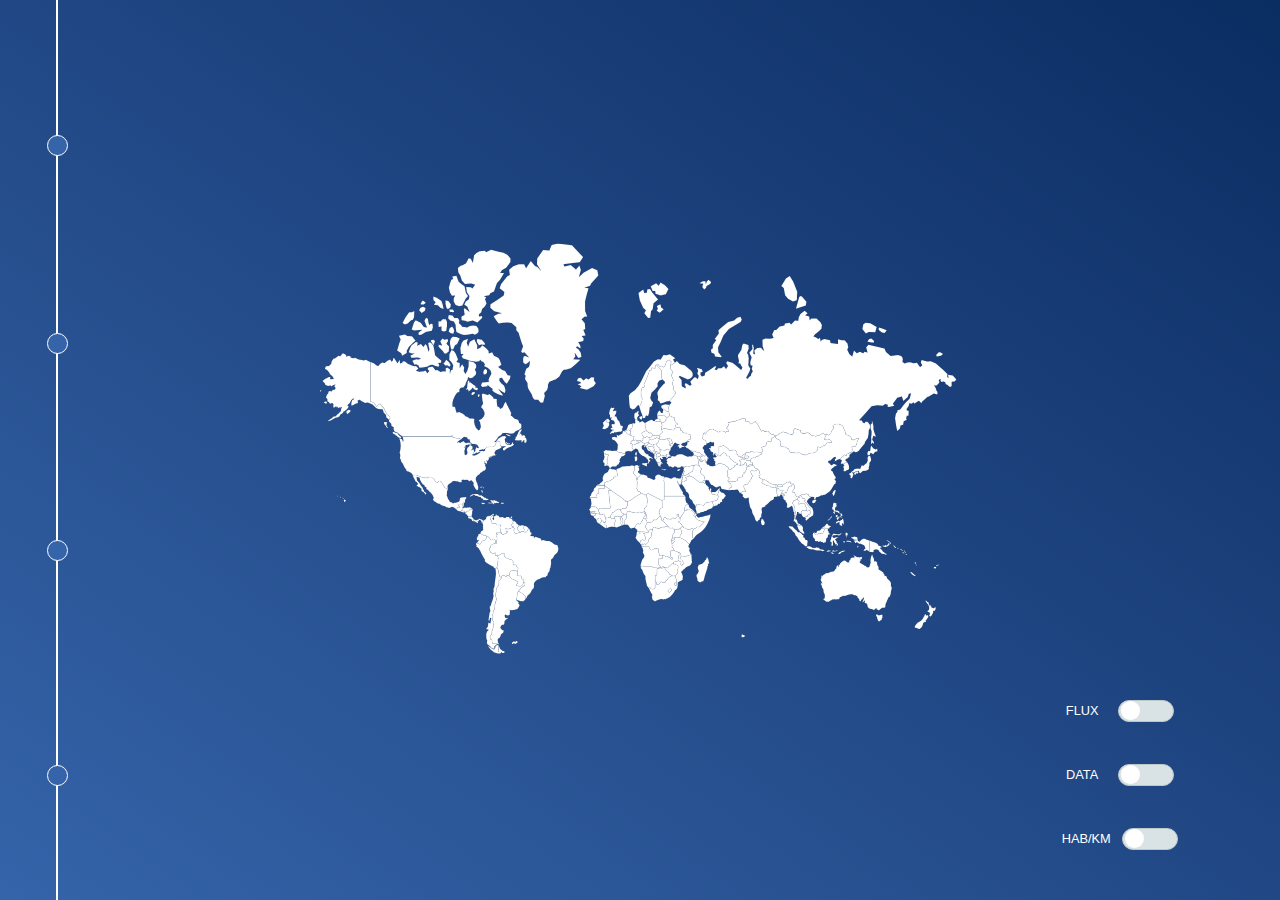
<file: worldMap/index.html>
<!DOCTYPE html>
<html lang="en">

<head>
    <meta charset="UTF-8">
    <meta name="viewport" content="width=device-width, initial-scale=1.0">
    <meta http-equiv="X-UA-Compatible" content="ie=edge">
    <link rel="stylesheet" href="styles/style.css">
    <link rel="stylesheet" href="styles/reset.css">
    
    <title>World map</title>
</head>

<body>
    <div class="container__timeline">
        <div class="timeline">
            <div class="progress-bar"></div>
            <div class="timeline__item one">
                <span class="date__one">XIXème - Aujourd'hui</span>
            </div>
            <div class="timeline__item two">
                <span class="date__two">1492 - XIXè siècle</span>
            </div>
            <div class="timeline__item three">
                <span class="date__three">VIII siècle avant JC - V siècle après</span>
            </div>
            <div class="timeline__item four">
                <span class="date__four">-120000/-60 000 ans</span>
            </div>
        </div>
    </div>
    <div class="map" id="map">
        <div class="map__image__actualWorld">
            <svg xmlns="http://www.w3.org/2000/svg" xmlns:amcharts="http://amcharts.com/ammap" xmlns:xlink="http://www.w3.org/1999/xlink"
                version="1.1" viewBox='0 0 1014 650'>
                <g>
                    <a xlink:href="#" id="AE" xlink:title="United Arab Emirates">
                        <path class="land" d="M619.87,393.72L620.37,393.57L620.48,394.41L622.67,393.93L624.99,394.01L626.68,394.1L628.6,392.03L630.7,390.05L632.47,388.15L633,389.2L633.38,391.64L631.95,391.65L631.72,393.65L632.22,394.07L630.95,394.67L630.94,395.92L630.12,397.18L630.05,398.39L629.48,399.03L621.06,397.51L619.98,394.43z" />
                    </a>
                    <a xlink:href="#" id="AF" xlink:title="Afghanistan">
                        <path class="land" d="M646.88,356.9L649.74,358.2L651.85,357.74L652.44,356.19L654.65,355.67L656.23,354.62L656.79,351.83L659.15,351.15L659.59,349.9L660.92,350.84L661.76,350.95L663.32,350.98L665.44,351.72L666.29,352.14L668.32,351.02L669.27,351.69L670.17,350.09L671.85,350.16L672.28,349.64L672.58,348.21L673.79,346.98L675.3,347.78L675,348.87L675.85,349.04L675.58,351.99L676.69,353.14L677.67,352.4L678.92,352.06L680.66,350.49L682.59,350.75L685.49,350.75L685.99,351.76L684.35,352.15L682.93,352.8L679.71,353.2L676.7,353.93L675.06,355.44L675.72,356.9L676.05,358.6L674.65,360.03L674.77,361.33L674,362.55L671.33,362.44L672.43,364.66L670.65,365.51L669.46,367.51L669.61,369.49L668.51,370.41L667.48,370.11L665.33,370.54L665.03,371.45L662.94,371.45L661.38,373.29L661.28,376.04L657.63,377.37L655.68,377.09L655.11,377.79L653.44,377.39L650.63,377.87L645.94,376.23L648.48,373.3L648.25,371.2L646.13,370.65L645.91,368.56L644.99,365.92L646.19,364.09L644.97,363.6L645.74,361.15z" />
                    </a>
                    <a xlink:href="#" id="AL" xlink:title="Albania">
                        <path class="land" d="M532.98,334.66L532.63,335.93L533.03,337.52L534.19,338.42L534.13,339.39L533.22,339.93L533.05,341.12L531.75,342.88L531.27,342.63L531.22,341.83L529.66,340.6L529.42,338.85L529.66,336.32L530.04,335.16L529.57,334.57L529.38,333.38L530.6,331.51L530.77,332.23L531.53,331.89L532.13,332.91L532.8,333.29z" />
                    </a>
                    <a xlink:href="#" id="AM" xlink:title="Armenia">
                        <path class="land" d="M597.45,337.5L601.35,336.92L601.93,337.9L603,338.54L602.43,339.46L603.93,340.72L603.14,341.88L604.33,342.87L605.59,343.46L605.65,345.96L604.63,346.06L603.49,343.98L603.5,343.43L602.26,343.44L601.43,342.46L600.85,342.56L599.74,341.5L597.66,340.59L597.93,338.8z" />
                    </a>
                    <a xlink:href="#" id="AO" xlink:title="Angola">
                        <path class="land" d="M521.03,479.78l0.69,2.09l0.8,1.68l0.64,0.91l1.07,1.47l1.85,-0.23l0.93,-0.4l1.55,0.4l0.42,-0.7l0.7,-1.64l1.74,-0.11l0.15,-0.49l1.43,-0.01l-0.24,1.01l3.4,-0.02l0.05,1.77l0.57,1.09l-0.41,1.7l0.21,1.74l0.94,1.05l-0.15,3.37l0.69,-0.26l1.22,0.07l1.74,-0.42l1.28,0.17l0.3,0.88l-0.32,1.38l0.49,1.34l-0.42,1.07l0.24,0.99l-5.84,-0.04l-0.13,9.16l1.89,2.38l1.83,1.82l-5.15,1.19l-6.79,-0.41l-1.94,-1.4l-11.37,0.13l-0.42,0.21l-1.67,-1.32l-1.82,-0.09l-1.68,0.5l-1.35,0.56l-0.26,-1.83l0.39,-2.55l0.97,-2.65l0.15,-1.24l0.91,-2.59l0.67,-1.17l1.61,-1.87l0.9,-1.27l0.29,-2.11l-0.15,-1.61l-0.84,-1.01l-0.75,-1.72l-0.69,-1.69l0.15,-0.59l0.86,-1.12l-0.85,-2.72l-0.57,-1.88l-1.4,-1.77l0.27,-0.54l1.16,-0.38l0.81,0.05l0.98,-0.34L521.03,479.78zM510.12,479.24l-0.71,0.3l-0.75,-2.1l1.13,-1.21l0.85,-0.47l1.05,0.96l-1.02,0.59l-0.46,0.72L510.12,479.24z" />
                    </a>
                    <a xlink:href="#" id="AR" xlink:title="Argentina">
                        <path class="land" d="M291.6,648.91l-2.66,0.25l-1.43,-1.73l-1.69,-0.13l-3,0l0,-10.57l1.08,2.15l1.4,3.53l3.65,2.87l3.93,1.21L291.6,648.91zM293.1,526.47l1.65,2.18l1.09,-2.43l3.2,0.12l0.45,0.64l5.15,4.94l2.29,0.46l3.43,2.26l2.89,1.2l0.4,1.36l-2.76,4.73l2.83,0.85l3.15,0.48l2.22,-0.5l2.54,-2.4l0.46,-2.74l1.39,-0.59l1.41,1.79l-0.06,2.49l-2.36,1.73l-1.88,1.28l-3.16,3.08l-3.74,4.37l-0.7,2.59l-0.75,3.37l0.03,3.3l-0.61,0.74l-0.22,2.17l-0.19,1.76l3.56,2.91l-0.38,2.37l1.75,1.51l-0.14,1.7l-2.69,4.52l-4.16,1.91l-5.62,0.75l-3.08,-0.36l0.59,2.15l-0.57,2.72l0.52,1.85l-1.68,1.3l-2.87,0.51l-2.7,-1.35l-1.08,0.97l0.39,3.71l1.89,1.14l1.54,-1.19l0.84,1.96l-2.58,1.18l-2.25,2.38l-0.41,3.91l-0.66,2.11l-2.65,0.01l-2.2,2.04l-0.8,3.01l2.76,2.98l2.68,0.83l-0.96,3.73l-3.31,2.38l-1.82,5.03l-2.56,1.72l-1.15,2.06l0.91,4.64l1.87,2.63l-1.18,-0.23l-2.6,-0.71l-6.78,-0.61l-1.16,-2.63l0.05,-3.33l-1.87,0.28l-0.99,-1.6l-0.25,-4.6l2.15,-1.88l0.89,-2.68l-0.33,-2.11l1.49,-3.52l1.02,-5.35l-0.3,-2.33l1.22,-0.75l-0.3,-1.48l-1.3,-0.78l0.92,-1.63l-1.27,-1.46l-0.65,-4.4l1.13,-0.77l-0.47,-4.54l0.66,-3.75l0.75,-3.22l1.68,-1.3l-0.85,-3.46l-0.01,-3.22l2.12,-2.26l-0.06,-2.87l1.6,-3.31l0.01,-3.09l-0.73,-0.61l-1.29,-5.69l1.73,-3.34l-0.27,-3.11l1,-2.9l1.84,-2.96l1.98,-1.95l-0.84,-1.23l0.59,-1l-0.09,-5.14l3.05,-1.51l0.96,-3.16l-0.34,-0.76l2.34,-2.72L293.1,526.47z" />
                    </a>
                    <a xlink:href="#" id="AT" xlink:title="Austria">
                        <path class="land" d="M522.86,309.85L522.65,311.56L521.07,311.57L521.61,312.46L520.68,315.11L520.15,315.8L517.7,315.9L516.28,316.82L513.96,316.51L509.95,315.46L509.33,314.03L506.56,314.75L506.23,315.52L504.53,314.94L503.1,314.83L501.83,314.09L502.26,313.08L502.15,312.34L503,312.12L504.42,313.26L504.82,312.17L507.29,312.35L509.3,311.61L510.64,311.73L511.51,312.58L511.78,311.88L511.38,309.16L512.39,308.62L513.37,306.67L515.46,308.04L517.03,306.3L518.02,305.98L520.2,307.28L521.51,307.06L522.81,307.86L522.58,308.4z" />
                    </a>
                    <a xlink:href="#" id="AU" xlink:title="Australia">
                        <path class="land" d="M882.93,588.16l2.71,1.28l1.53,-0.51l2.19,-0.71l1.68,0.25l0.2,4.43l-0.96,1.3l-0.29,3.06l-0.98,-1.05l-1.95,2.67l-0.58,-0.21l-1.72,-0.12l-1.73,-3.28l-0.38,-2.5l-1.62,-3.25l0.07,-1.7L882.93,588.16zM877.78,502.1l1.01,2.25l1.8,-1.08l0.93,1.22l1.35,1.13l-0.29,1.28l0.6,2.48l0.43,1.45l0.71,0.35l0.76,2.5l-0.27,1.52l0.91,1.99l3.04,1.54l1.98,1.41l1.88,1.29l-0.37,0.72l1.6,1.87l1.09,3.25l1.12,-0.66l1.14,1.31l0.69,-0.46l0.48,3.21l1.99,1.87l1.3,1.17l2.19,2.49l0.79,2.49l0.07,1.77l-0.19,1.94l1.34,2.68l-0.16,2.81l-0.49,1.48l-0.76,2.87l0.06,1.86l-0.55,2.34l-1.24,3l-2.08,1.63l-1.02,2.59l-0.94,1.67l-0.83,2.93l-1.08,1.71l-0.71,2.58l-0.36,2.4l0.14,1.11l-1.61,1.22l-3.14,0.13l-2.59,1.45l-1.29,1.38l-1.69,1.54l-2.32,-1.58l-1.72,-0.63l0.44,-1.85l-1.53,0.67l-2.46,2.58l-2.42,-0.97l-1.59,-0.56l-1.6,-0.25l-2.71,-1.03l-1.81,-2.18l-0.52,-2.66l-0.65,-1.75l-1.38,-1.4l-2.7,-0.41l0.92,-1.66l-0.68,-2.52l-1.37,2.35l-2.5,0.63l1.47,-1.88l0.42,-1.95l1.08,-1.65l-0.22,-2.47l-2.28,2.85l-1.75,1.15l-1.07,2.69l-2.19,-1.4l0.09,-1.79l-1.75,-2.43l-1.48,-1.25l0.53,-0.77l-3.6,-2l-1.97,-0.09l-2.7,-1.6l-5.02,0.31l-3.63,1.18l-3.19,1.1l-2.68,-0.22l-2.97,1.7l-2.43,0.77l-0.54,1.75l-1.04,1.36l-2.38,0.08l-1.76,0.3l-2.48,-0.61l-2.02,0.37l-1.92,0.15l-1.67,1.8l-0.82,-0.15l-1.41,0.96l-1.35,1.08l-2.05,-0.13l-1.88,0l-2.97,-2.17l-1.51,-0.64l0.06,-1.93l1.39,-0.46l0.48,-0.76l-0.1,-1.2l0.34,-2.3l-0.31,-1.95l-1.48,-3.29l-0.46,-1.85l0.12,-1.83l-1.12,-2.08l-0.07,-0.93l-1.24,-1.26l-0.35,-2.47l-1.6,-2.48l-0.39,-1.33l1.23,1.35l-0.95,-2.88l1.39,0.9l0.83,1.2l-0.05,-1.59l-1.39,-2.43l-0.27,-0.97l-0.65,-0.92l0.3,-1.77l0.57,-0.75l0.38,-1.52l-0.3,-1.77l1.16,-2.17l0.21,2.29l1.18,-2.07l2.28,-1l1.37,-1.28l2.14,-1.1l1.27,-0.23l0.77,0.37l2.21,-1.11l1.7,-0.33l0.42,-0.65l0.74,-0.27l1.55,0.07l2.95,-0.87l1.52,-1.31l0.72,-1.58l1.64,-1.49l0.13,-1.17l0.07,-1.59l1.96,-2.47l1.18,2.51l1.19,-0.58l-1,-1.38l0.88,-1.41l1.24,0.63l0.34,-2.21l1.53,-1.42l0.68,-1.14l1.41,-0.49l0.04,-0.8l1.23,0.34l0.05,-0.72l1.23,-0.41l1.36,-0.39l2.07,1.32l1.56,1.71l1.75,0.02l1.78,0.27l-0.59,-1.58l1.34,-2.3l1.26,-0.75l-0.44,-0.71l1.22,-1.63l1.7,-1.01l1.43,0.34l2.36,-0.54l-0.05,-1.45l-2.05,-0.94l1.49,-0.41l1.86,0.7l1.49,1.17l2.36,0.73l0.8,-0.29l1.74,0.88l1.64,-0.82l1.05,0.25l0.66,-0.55l1.29,1.41l-0.75,1.53l-1.06,1.16l-0.96,0.1l0.33,1.15l-0.82,1.43l-1,1.41l0.2,0.81l2.23,1.6l2.16,0.93l1.44,1l2.03,1.72l0.79,0l1.47,0.75l0.43,0.9l2.68,0.99l1.85,-1l0.55,-1.57l0.57,-1.29l0.35,-1.59l0.85,-2.3l-0.39,-1.39l0.2,-0.84l-0.32,-1.64l0.37,-2.16l0.54,-0.58l-0.44,-0.95l0.68,-1.51l0.53,-1.56l0.07,-0.81l1.04,-1.06l0.79,1.39l0.19,1.78l0.7,0.34l0.12,1.2l1.02,1.45l0.21,1.62L877.78,502.1z" />
                    </a>
                    <a xlink:href="#" id="AZ" xlink:title="Azerbaijan">
                        <path class="land" d="M601.43,342.46l0.83,0.97l1.24,-0.01l-0.01,0.56l1.14,2.08l-1.92,-0.48l-1.42,-1.66l-0.44,-1.37L601.43,342.46zM608.08,337.03l1.24,0.25l0.48,-0.95l1.67,-1.51l1.47,1.97l1.43,2.62l1.31,0.17l0.86,0.99l-2.31,0.29l-0.49,2.82l-0.48,1.26l-1.03,0.84l0.08,1.77l-0.7,0.18l-1.75,-1.87l0.97,-1.78l-0.83,-1.06l-1.05,0.27l-3.31,2.66l-0.06,-2.5l-1.26,-0.59l-1.19,-0.99l0.79,-1.16l-1.49,-1.26l0.56,-0.92l-1.07,-0.64l-0.58,-0.97l0.69,-0.61l2.09,1.07l1.51,0.22l0.38,-0.43l-1.38,-2.02l0.73,-0.52l0.79,0.13L608.08,337.03z" />
                    </a>
                    <a xlink:href="#" id="BA" xlink:title="Bosnia and Herzegovina">
                        <path class="land" d="M528.54,323.11L529.56,323.1L528.86,324.82L530.21,326.32L529.8,328.14L529.14,328.31L528.61,328.67L527.7,329.56L527.29,331.66L524.81,330.22L523.75,328.61L522.68,327.76L521.39,326.31L520.79,325.1L519.41,323.27L520,321.63L521.01,322.54L521.61,321.72L522.92,321.63L525.33,322.29L527.27,322.23z" />
                    </a>
                    <a xlink:href="#" id="BD" xlink:title="Bangladesh">
                        <path class="land" d="M735.09,400.41L735.04,402.56L734.06,402.1L734.24,404.51L733.44,402.95L733.28,401.43L732.74,399.98L731.57,398.22L728.99,398.1L729.25,399.35L728.37,401.02L727.17,400.41L726.76,400.96L725.97,400.63L724.89,400.36L724.45,397.88L723.48,395.6L723.95,393.76L722.23,392.94L722.85,391.82L724.6,390.67L722.58,389.04L723.57,386.93L725.79,388.27L727.13,388.43L727.38,390.58L730.04,391L732.65,390.95L734.26,391.48L732.97,394.07L731.71,394.25L730.85,395.98L732.38,397.56L732.84,395.62L733.62,395.61z" />
                    </a>
                    <a xlink:href="#" id="BE" xlink:title="Belgium">
                        <path class="land" d="M484.55,295.91L486.6,296.26L489.2,295.33L490.97,297.28L492.52,298.32L492.2,301.29L491.47,301.45L491.16,303.88L488.71,301.91L487.27,302.25L485.31,300.19L484.01,298.42L482.71,298.35L482.3,296.79z" />
                    </a>
                    <a xlink:href="#" id="BF" xlink:title="Burkina Faso">
                        <path class="land" d="M467.33,436.4L465.41,435.67L464.09,435.78L463.11,436.49L461.85,435.89L461.36,434.96L460.1,434.34L459.91,432.7L460.68,431.49L460.61,430.53L462.84,428.17L463.25,426.21L464.02,425.51L465.38,425.89L466.55,425.31L466.93,424.57L469.11,423.29L469.64,422.39L472.26,421.19L473.81,420.78L474.51,421.33L476.3,421.32L476.08,422.72L476.46,424.03L478.04,425.9L478.12,427.28L481.36,427.93L481.29,429.88L480.68,430.74L479.31,431L478.74,432.24L477.78,432.56L475.32,432.5L474.02,432.28L473.12,432.74L471.88,432.53L467.01,432.66L466.94,434.27z" />
                    </a>
                    <a xlink:href="#" id="BG" xlink:title="Bulgaria">
                        <path class="land" d="M538.78,325.56L539.59,327.16L540.67,326.87L542.83,327.48L546.95,327.68L548.34,326.69L551.64,325.79L553.68,327.2L555.33,327.61L553.87,329.2L552.85,331.93L553.75,334.09L551.34,333.58L548.48,334.76L548.45,336.62L545.9,336.97L543.93,335.67L541.68,336.7L539.61,336.59L539.41,334.12L538,332.91L538.47,332.37L538.16,331.92L538.63,330.71L539.7,329.52L538.34,327.86L538.09,326.44z" />
                    </a>
                    <a xlink:href="#" id="BI" xlink:title="Burundi">
                        <path class="land" d="M557.52,475.93L557.34,472.56L556.63,471.3L558.34,471.52L559.2,469.93L560.69,470.11L560.85,471.21L561.45,471.84L561.48,472.75L560.79,473.33L559.69,474.79L558.68,475.8z" />
                    </a>
                    <a xlink:href="#" id="BJ" xlink:title="Benin">
                        <path class="land" d="M482.8,445.92L480.48,446.25L479.79,444.31L479.92,437.85L479.35,437.27L479.25,435.88L478.27,434.89L477.42,434.06L477.78,432.56L478.74,432.24L479.31,431L480.68,430.74L481.29,429.88L482.23,429.05L483.24,429.04L485.38,430.68L485.27,431.63L485.9,433.31L485.35,434.45L485.64,435.21L484.28,436.96L483.42,437.83L482.89,439.6L482.96,441.39z" />
                    </a>
                    <a xlink:href="#" id="BN" xlink:title="Brunei Darussalam">
                        <path class="land" d="M795.46,450.77L796.57,449.72L798.96,448.19L798.83,449.57L798.67,451.35L797.33,451.26L796.74,452.21z" />
                    </a>
                    <a xlink:href="#" id="BO" xlink:title="Bolivia">
                        <path class="land" d="M299.04,526.35L295.84,526.22L294.75,528.65L293.1,526.47L289.43,525.74L287.1,528.46L285.07,528.87L283.97,524.72L282.47,521.38L283.35,518.51L281.88,517.26L281.51,515.14L280.13,513.14L281.9,510L280.69,507.56L281.34,506.59L280.83,505.52L281.93,504.08L281.99,501.64L282.12,499.62L282.73,498.66L280.3,494.08L282.39,494.32L283.83,494.25L284.46,493.4L286.91,492.25L288.38,491.19L292.05,490.71L291.76,492.83L292.1,493.92L291.87,495.82L294.92,498.37L298.06,498.84L299.16,499.91L301.06,500.48L302.22,501.31L303.98,501.28L305.61,502.13L305.73,503.79L306.28,504.63L306.32,505.88L305.5,505.92L306.58,509.29L311.95,509.41L311.54,511.09L311.84,512.24L313.37,513.06L314.04,514.88L313.54,517.2L312.77,518.49L313.04,520.18L312.16,520.79L312.12,519.88L309.5,518.37L306.9,518.32L302.01,519.18L300.67,521.8L300.6,523.4L299.49,526.99z" />
                    </a>
                    <a xlink:href="#" id="BR" xlink:title="Brazil">
                        <path class="land" d="M313.68,551.79L317.42,547.42L320.59,544.34L322.47,543.06L324.83,541.33L324.89,538.84L323.48,537.05L322.09,537.64L322.64,535.86L323.02,534.04L323.02,532.36L322.01,531.81L320.96,532.3L319.92,532.17L319.59,530.99L319.33,528.22L318.8,527.32L316.91,526.5L315.77,527.09L312.81,526.51L312.99,522.45L312.16,520.79L313.04,520.18L312.77,518.49L313.54,517.2L314.04,514.88L313.37,513.06L311.84,512.24L311.54,511.09L311.95,509.41L306.58,509.29L305.5,505.92L306.32,505.88L306.28,504.63L305.73,503.79L305.61,502.13L303.98,501.28L302.22,501.31L301.06,500.48L299.16,499.91L298.06,498.84L294.92,498.37L291.87,495.82L292.1,493.92L291.76,492.83L292.05,490.71L288.38,491.19L286.91,492.25L284.46,493.4L283.83,494.25L282.39,494.32L280.3,494.08L278.72,494.57L277.44,494.24L277.63,489.94L275.33,491.6L272.86,491.53L271.8,490.02L269.94,489.86L270.53,488.65L268.97,486.93L267.8,484.4L268.54,483.89L268.54,482.7L270.24,481.89L269.96,480.38L270.67,479.4L270.88,478.1L274.08,476.19L276.38,475.66L276.75,475.24L279.28,475.37L280.54,467.72L280.61,466.51L280.17,464.92L278.93,463.9L278.94,461.88L280.52,461.42L281.08,461.71L281.17,460.64L279.53,460.35L279.5,458.61L284.96,458.67L285.89,457.71L286.67,458.59L287.21,460.24L287.74,459.89L289.29,461.37L291.47,461.19L292.01,460.33L294.09,459.68L295.25,459.23L295.57,458.05L297.58,457.25L297.42,456.67L295.05,456.43L294.66,454.67L294.77,452.8L293.52,452.08L294.04,451.82L296.12,452.18L298.35,452.88L299.16,452.22L301.17,451.78L304.31,450.74L305.34,449.67L304.96,448.88L306.42,448.76L307.08,449.4L306.71,450.63L307.67,451.05L308.32,452.35L307.54,453.33L307.09,455.71L307.81,457.12L308.01,458.41L309.74,459.71L311.12,459.85L311.43,459.31L312.31,459.19L313.58,458.7L314.49,457.96L316.04,458.19L316.72,458.09L318.25,458.32L318.5,457.75L318.03,457.2L318.31,456.39L319.44,456.64L320.77,456.35L322.37,456.94L323.6,457.52L324.47,456.76L325.09,456.88L325.48,457.67L326.82,457.47L327.89,456.41L328.75,454.35L330.41,451.8L331.37,451.67L332.06,453.21L333.63,458.09L335.13,458.55L335.21,460.47L333.1,462.76L333.97,463.6L338.93,464.04L339.03,466.83L341.16,465L344.69,466.01L349.34,467.71L350.71,469.34L350.25,470.88L353.51,470.02L358.97,471.5L363.16,471.39L367.3,473.7L370.88,476.83L373.04,477.63L375.44,477.75L376.46,478.63L377.41,482.2L377.88,483.89L376.76,488.55L375.33,490.39L371.38,494.33L369.59,497.54L367.52,500.02L366.82,500.08L366.03,502.18L366.23,507.58L365.45,512.06L365.15,513.99L364.27,515.14L363.77,519.08L360.93,522.96L360.45,526.05L358.18,527.36L357.52,529.17L354.48,529.16L350.07,530.33L348.09,531.68L344.95,532.57L341.65,535.01L339.28,538.07L338.87,540.39L339.34,542.12L338.81,545.3L338.18,546.85L336.22,548.6L333.11,554.28L330.64,556.87L328.73,558.41L327.46,561.57L325.6,563.48L324.82,561.58L326.06,560.01L324.44,557.76L322.24,555.94L319.35,553.86L318.31,553.95L315.5,551.45z" />
                    </a>
                    <a xlink:href="#" id="BS" xlink:title="Bahamas">
                        <path class="land" d="M257.86,395.2l-0.69,0.15l-0.71,-1.76l-1.05,-0.89l0.61,-1.95l0.84,0.12l0.98,2.55L257.86,395.2zM257.06,386.51l-3.06,0.5l-0.2,-1.15l1.32,-0.25l1.85,0.09L257.06,386.51zM259.36,386.48l-0.48,2.21l-0.52,-0.4l0.05,-1.63l-1.26,-1.23l-0.01,-0.36L259.36,386.48z" />
                    </a>
                    <a xlink:href="#" id="BT" xlink:title="Bhutan">
                        <path class="land" d="M732.36,382.78L733.5,383.78L733.3,385.71L731.01,385.8L728.65,385.59L726.88,386.08L724.33,384.89L724.28,384.26L726.13,381.92L727.64,381.12L729.65,381.85L731.13,381.93z" />
                    </a>
                    <a xlink:href="#" id="BW" xlink:title="Botswana">
                        <path class="land" d="M547.17,515.95L547.73,516.47L548.62,518.18L551.79,521.43L552.99,521.75L553,522.8L553.82,524.7L555.99,525.16L557.78,526.52L553.81,528.74L551.29,531L550.36,533.03L549.52,534.18L547.99,534.43L547.5,535.9L547.21,536.86L545.42,537.58L543.14,537.43L541.8,536.57L540.62,536.19L539.25,536.91L538.56,538.39L537.23,539.32L535.83,540.71L533.82,541.03L533.2,539.94L533.46,538.04L531.79,535.11L531.04,534.65L531.04,525.79L533.8,525.68L533.88,515.11L535.97,515.02L540.29,513.99L541.37,515.2L543.15,514.05L544.01,514.04L545.59,513.38L546.09,513.6z" />
                    </a>
                    <a xlink:href="#" id="BY" xlink:title="Belarus">
                        <path class="land" d="M541.1,284.07L543.81,284.11L546.85,282.31L547.5,279.59L549.8,278.02L549.54,275.82L551.24,274.98L554.26,273.05L557.21,274.31L557.61,275.54L559.08,274.95L561.82,276.13L562.09,278.44L561.49,279.76L563.25,282.91L564.39,283.78L564.22,284.64L566.11,285.47L566.92,286.72L565.83,287.74L563.57,287.58L563.03,288.02L563.69,289.56L564.38,292.49L561.97,292.76L561.11,293.76L560.92,296.02L559.81,295.59L557.28,295.81L556.54,294.76L555.49,295.54L554.44,294.89L552.23,294.8L549.1,293.72L546.27,293.36L544.1,293.46L542.56,294.69L541.22,294.86L541.17,292.85L540.3,290.73L541.98,289.79L542,287.94L541.22,286.16z" />
                    </a>
                    <a xlink:href="#" id="BZ" xlink:title="Belize">
                        <path class="land" d="M225.31,412.96L225.29,412.53L225.63,412.39L226.14,412.74L227.14,410.97L227.67,410.93L227.68,411.36L228.21,411.37L228.17,412.17L227.71,413.44L227.96,413.89L227.67,414.94L227.84,415.21L227.52,416.68L226.97,417.46L226.46,417.55L225.9,418.55L225.07,418.55L225.29,415.27z" />
                    </a>
                    <a xlink:href="#" id="CA" xlink:title="Canada">
                        <path class="land" d="M198.93,96.23l-0.22,-5.9l3.63,0.58l1.63,0.96l3.35,4.92l-0.76,4.97l-4.15,2.77l-2.28,-3.12L198.93,96.23zM212.14,108.88l0.33,-1.49l-1.97,-2.45l-5.65,-0.19l0.75,3.68l5.25,0.83L212.14,108.88zM248.49,155.83l3.08,5.1l0.81,0.57l3.07,-1.27l3.02,0.2l2.98,0.28l-0.25,-2.64l-4.84,-5.38l-6.42,-1.08l-1.35,0.67L248.49,155.83zM183.06,93.13l-2.71,4.19l6.24,0.52l4.61,4.44l4.58,1.5l-1.09,-5.68l-2.14,-6.73l-7.58,-5.35l-5.5,-2.04l0.2,5.69L183.06,93.13zM208.96,82.89l5.13,-0.12l-2.22,4l-0.04,5.3l3.01,5.76l5.81,1.77l4.96,-0.99l5.18,-10.73l3.85,-4.45l-3.38,-4.97l-2.21,-10.65l-4.6,-3.19l-4.72,-3.68l-3.58,-9.56l-6.52,0.94l1.23,4.15l-2.87,1.25l-1.94,5.32l-1.94,7.46l1.78,7.26L208.96,82.89zM145.21,136.27l3.92,1.95l12.67,-1.3l-5.82,4.77l0.36,3.43l4.26,-0.24l7.07,-4.58l9.5,-1.67l1.71,-5.22l-0.49,-5.57l-2.94,-0.5l-2.5,1.93l-1.1,-4.13l-0.95,-5.7l-2.9,-1.42l-2.57,4.41l4.01,11.05l-4.9,-0.85l-4.98,-6.79l-7.89,-4l-2.64,3.32L145.21,136.27zM167.77,94.21l-3.65,-2.9l-1.5,-0.66l-2.88,4.28l-0.05,2l4.66,0.01L167.77,94.21zM166.31,106.56l0.93,-3.99l-3.95,-2.12l-4.09,1.39l-2.27,4.26l4.16,4.21L166.31,106.56zM195.4,139.8l4.62,-1.11l1.28,-8.25l-0.09,-5.95l-2.14,-5.56l-0.22,1.6l-3.94,-0.7l-4.22,4.09l-3.02,-0.37l0.18,8.92l4.6,-0.87l-0.06,6.47L195.4,139.8zM192.12,185.41l-5.06,-3.93l-4.71,-4.21l-0.87,-6.18l-1.76,-8.92l-3.14,-3.84l-2.79,-1.55l-2.47,1.42l1.99,9.59l-1.41,3.73l-2.29,-8.98l-2.56,-3.11l-3.17,4.81l-3.9,-4.76l-6.24,2.87l1.4,-4.46l-2.87,-1.87l-7.51,5.84l-1.95,3.71l-2.35,6.77l4.9,2.32l4.33,-0.12l-6.5,3.46l1.48,3.13l3.98,0.17l5.99,-0.67l5.42,1.96l-3.66,1.44l-3.95,-0.37l-4.33,1.41l-1.87,0.87l3.45,6.35l2.49,-0.88l3.83,2.15l1.52,3.65l4.99,-0.73l7.1,-1.16l5.26,-2.65l3.26,-0.48l4.82,2.12l5.07,1.22l0.94,-2.86l-1.79,-3.05l4.6,-0.64L192.12,185.41zM199.86,184.43l-1.96,3.54l-2.47,2.49l3.83,3.54l2.28,-0.85l3.78,2.36l1.74,-2.73l-1.71,-3.03l-0.84,-1.53l-1.68,-1.46L199.86,184.43zM182.25,154.98l-2.13,-2.17l-3.76,0.4l-0.95,1.38l4.37,6.75L182.25,154.98zM210.94,168.15l3.01,-6.93l3.34,-1.85l4.19,-8.74l-5.36,-2.47l-5.84,-0.36l-2.78,2.77l-1.47,4.23l-0.04,4.82l1.75,8.19L210.94,168.15zM228.09,145.15l5.76,-0.18l8.04,-1.61l3.59,1.28l4.18,-2.26l1.75,-2.84l-0.63,-4.52l-3,-4.23l-4.56,-0.8l-5.71,0.97l-4.46,2.44l-4.09,-0.94l-3.78,-0.5l-1.78,-2.7l-3.22,-2.61l0.64,-4.43l-2.42,-3.98l-5.52,0.03l-3.11,-3.99l-5.78,-0.8l-1.06,5.1l3.25,3.74l5.8,1.45l2.81,5.09l0.34,5.6l0.97,5.99l7.45,3.42L228.09,145.15zM139.07,126.88l5.21,-5.05l2.62,-0.59l2.16,-4.23l0.38,-9.77l-3.85,1.91l-4.3,-0.18l-5.76,8.19l-4.76,8.98l3.8,2.51L139.07,126.88zM211.25,143.05l1.53,-4.14l-1.02,-3.46l-2.45,-3.92l-4.03,3.02l-1.49,4.92l3.4,2.79L211.25,143.05zM202.94,154.49l-0.73,-2.88l-5,1.26l-3.34,-2.11l-3.32,4.8l3.09,6.28l-5.72,-1.17l-0.06,3.01l6.97,7.05l1.94,3.38l2.7,0.73l4.6,-3.41l0.5,-8.21l-4.24,-4.07L202.94,154.49zM128.95,308.23l-1.16,-2.34l-2.8,-1.77l-1.39,-2.05l-0.95,-1.5l-2.64,-0.46l-1.72,-0.67l-2.94,-0.96l-0.24,1.02l1.08,2.38l2.89,0.78l0.5,1.23l2.51,1.5l0.84,1.51l4.6,1.92L128.95,308.23zM250.65,230.6l-2,-2.11l-2.06,0.5l-0.25,-3.06l-3.21,-2.04l-3.07,-2.27l-1.63,-1.75l-1.43,1.03l-0.52,-2.96l-2.03,-0.55l-0.96,6.13l-0.36,5.11l-2.44,3.14l3.8,-0.6l0.96,3.65l3.99,-3.23l2.78,-3.38l1.57,2.86l4.36,1.51L250.65,230.6zM130.12,178.05l7.38,-4.18V170l3.48,-6.41l6.88,-6.69l3.52,-2.47l-3.01,-4.2l-2.72,-2.95l-7.16,-0.57l-4,-2.16l-9.48,1.63l2.74,6.23l-2.43,6.43l-1.94,6.87l-1.2,3.86l6.47,4.69L130.12,178.05zM264.36,205.36l0.32,-1.01l-0.03,-3.17l-2.19,-2.08l-2.57,1.05l-1.19,4.17l0.7,3.56l3.14,-0.36L264.36,205.36zM288.18,212.9l4.41,6.6l3.45,2.85l4.92,-7.87l0.87,-4.93l-4.41,-0.47l-4.03,-6.7l-4.45,-1.64l-6.6,-4.97l5.15,-3.63l-2.65,-7.54l-2.44,-3.35l-6.77,-3.35l-2.92,-5.55l-5.21,1.99l-0.36,-3.86l-3.86,-4.32l-6.22,-4.71l-2.65,3.71l-5.55,2.66l0.42,-6.06l-4.81,-10.05l-7.11,4.06l-2.59,7.7l-2.21,-5.92l2.06,-6.37l-7.24,2.65l-2.88,3.99l-2.15,8.42l0.89,9.05l3.98,0.04l-2.93,3.92l2.33,2.96l4.55,1.25l5.93,2.42l10.2,1.82l5.08,-1.04l1.5,-2.42l2.21,2.79l2.47,0.46l2.97,4.96l-1.8,1.98l5.68,2.63l4.29,3.68l1.08,2.55l0.77,3.24l-3.63,6.93l-0.98,3.44l0.94,2.42l-5.77,0.86l-5.27,0.12l-1.85,4.87l2.37,2.23l8.11,-1.03l-0.04,-1.89l4.08,3.15l4.18,3.28l-0.98,1.77l3.4,3.02l6.02,3.53l7.6,2.39l-0.46,-2.09l-2.92,-3.67l-3.96,-5.37l7.03,5l3.54,1.66l0.97,-4.44l-1.82,-6.3l-1.16,-1.73l-3.81,-3.03l-2.95,-3.91l0.35,-3.94L288.18,212.9zM222.35,51.34l2.34,7.29l4.96,5.88l9.81,-1.09l6.31,1.97l-4.38,6.05l-2.21,-1.78l-7.66,-0.71l1.19,8.31l3.96,6.04l-0.8,5.2l-4.97,3.46l-2.27,5.47l4.55,2.65l3.82,8.55l-7.5,-5.7l-1.71,0.94l1.38,9.38l-5.18,2.83l0.35,5.85l5.3,0.63l4.17,1.44l8.24,-1.84l7.33,3.27l7.49,-7.19l-0.06,-3.02l-4.79,0.48l-0.39,-2.84l3.92,-3.83l1.33,-5.15l4.33,-3.83l2.66,-4.76l-2.32,-7.1l1.94,-2.65l-3.86,-1.89l8.49,-1.63l1.79,-3.15l5.78,-2.6l4.8,-13.47l4.57,-4.94l6.62,-11.12l-6.1,0.1l2.54,-4.3l6.78,-3.99l6.84,-8.9l0.12,-5.73l-5.13,-6.04l-6.02,-2.93l-7.49,-1.82l-6.07,-1.49l-6.07,-1.5l-8.1,3.98l-1.49,-2.53l-8.57,0.98l-5.03,2.57l-3.7,3.65l-2.13,11.74L239,24.52l-3.48,-1.14l-4.12,7.97l-5.5,3.35l-3.27,0.66l-4.17,3.84l0.61,6.65L222.35,51.34zM296.75,316.34l-0.98,-1.98l-1.06,1.26l0.7,1.36l3.56,1.71l1.04,-0.26l1.38,-1.66l-2.6,0.11L296.75,316.34zM239.75,238.48l0.61,1.63l1.98,0.14l3.28,-3.34l0.06,-1.19l-3.85,-0.06L239.75,238.48zM301.88,304.92l-2.87,-1.8l-3.69,-1.09l-0.97,0.37l2.61,2.04l3.63,1.34l1.36,-0.08L301.88,304.92zM326.76,309.71l-0.36,-2.24l-1.96,0.72l0.87,-3.11l-2.8,-1.32l-1.29,1.05l-2.49,-1.18l0.98,-1.51l-1.88,-0.93l-1.83,1.47l1.86,-3.82l1.5,-2.8l0.54,-1.22l-1.3,-0.2l-2.43,1.55l-1.74,2.53l-2.9,6.92l-2.35,2.56l1.22,1.14l-1.75,1.47l0.43,1.23l5.44,0.13l3.01,-0.25l2.69,1.01l-1.98,1.93l1.67,0.14l3.25,-3.58l0.78,0.53l-0.61,3.37l1.84,0.77l1.27,-0.15l1.18,-3.61L326.76,309.71zM305.57,314.47l-2.81,4.56l-4.63,0.58l-3.64,-2.01l-0.92,-3.07l-0.89,-4.46l2.65,-2.83l-2.48,-2.09l-4.19,0.43l-5.88,3.53l-4.5,5.45l-2.38,0.67l3.23,-3.8l4.04,-5.57l3.57,-1.9l2.35,-3.11l2.9,-0.3l4.21,0.03l6,0.92l4.74,-0.71l3.53,-3.62l4.62,-1.59l2.01,-1.58l2.04,-1.71l-0.2,-5.19l-1.13,-1.77l-2.18,-0.63l-1.11,-4.05l-1.8,-1.55l-4.47,-1.26l-2.52,-2.82l-3.73,-2.83l1.13,-3.2l-3.1,-6.26l-3.65,-6.89l-2.18,-4.98l-1.86,2.61l-2.68,6.05l-4.06,2.97l-2.03,-3.16l-2.56,-0.85l-0.93,-6.99l0.08,-4.8l-5,-0.44l-0.85,-2.27l-3.45,-3.44l-2.61,-2.04l-2.32,1.58l-2.88,-0.58l-4.81,-1.65l-1.95,1.4l0.94,9.18l1.22,5.12l-3.31,5.75l3.41,4.02l1.9,4.44l0.23,3.42l-1.55,3.5l-3.18,3.46l-4.49,2.28l1.98,2.53l1.46,7.4l-1.52,4.68l-2.16,1.46l-4.17,-4.28l-2.03,-5.17l-0.87,-4.76l0.46,-4.19l-3.05,-0.47l-4.63,-0.28l-2.97,-2.08l-3.51,-1.37l-2.01,-2.38l-2.8,-1.94l-5.21,-2.23l-3.92,1.02l-1.31,-3.95l-1.26,-4.99l-4.12,-0.9l0.15,-6.41l1.09,-4.48l3.04,-6.6l3.43,-4.9l3.26,-0.77l0.19,-4.05l2.21,-2.68l4.01,-0.42l3.25,-4.39l0.82,-2.9l2.7,-5.73l0.84,-3.5l2.9,2.11l3.9,-1.08l5.49,-4.96l0.36,-3.54l-1.98,-3.98l2.09,-4.06l-0.17,-3.87l-3.76,-3.95l-4.14,-1.19l-3.98,-0.62l-0.15,8.71l-2.04,6.56l-2.93,5.3l-2.71,-4.95l0.84,-5.61l-3.35,-5.02l-3.75,6.09l0.01,-7.99l-5.21,-1.63l2.49,-4.01l-3.81,-9.59l-2.84,-3.91l-3.7,-1.44l-3.32,6.43l-0.22,9.34l3.27,3.29l3,4.91l-1.27,7.71l-2.26,-0.2l-1.78,5.88l0.02,-7l-4.34,-2.58l-2.49,1.33l0.32,4.67l-4.09,-0.18l-4.35,1.17l-4.95,-3.35l-3.13,0.6l-2.82,-4.11l-2.26,-1.84l-2.24,0.77l-3.41,0.35l-1.81,2.61l2.86,3.19l-3.05,3.72l-2.99,-4.42l-2.39,1.3l-7.57,0.87l-5.07,-1.59l3.94,-3.74l-3.78,-3.9l-2.75,0.5l-3.86,-1.32l-6.56,-2.89l-4.29,-3.37l-3.4,-0.47l-1.06,2.36l-3.44,1.31l-0.38,-6.15l-3.73,5.5l-4.74,-7.32l-1.94,-0.89l-0.63,3.91l-2.09,1.9l-1.93,-3.39l-4.59,2.05l-4.2,3.55l-4.17,-0.98l-3.4,2.5l-2.46,3.28l-2.92,-0.72l-4.41,-3.8l-5.23,-1.94l-0.02,27.65l-0.01,35.43l2.76,0.17l2.73,1.56l1.96,2.44l2.49,3.6l2.73,-3.05l2.81,-1.79l1.49,2.85l1.89,2.23l2.57,2.42l1.75,3.79l2.87,5.88l4.77,3.2l0.08,3.12l-1.56,2.35l0.06,2.48l3.39,3.45l0.49,3.76l3.59,1.96l-0.4,2.79l1.56,3.96l5.08,1.82l2,1.89l5.43,4.23l0.38,0.01h7.96h8.32h2.76h8.55h8.27h8.41l8.42,0l9.53,0l9.59,0l5.8,0l0.01,-1.64l0.95,-0.02l0.5,2.35l0.87,0.72l1.96,0.26l2.86,0.67l2.72,1.3l2.27,-0.55l3.45,1.09l1.14,-1.66l1.59,-0.66l0.62,-1.03l0.63,-0.55l2.61,0.86l1.93,0.1l0.67,0.57l0.94,2.38l3.15,0.63l-0.49,1.18l1.11,1.21l-0.48,1.56l1.18,0.51l-0.59,1.37l0.75,0.13l0.53,-0.6l0.55,0.9l2.1,0.5l2.13,0.04l2.27,0.41l2.51,0.78l0.91,1.26l1.82,3.04l-0.9,1.3l-2.28,-0.54l-1.42,-2.44l0.36,2.49l-1.34,2.17l0.15,1.84l-0.23,1.07l-1.81,1.27l-1.32,2.09l-0.62,1.32l1.54,0.24l2.08,-1.2l1.23,-1.06l0.83,-0.17l1.54,0.38l0.75,-0.59l1.37,-0.48l2.44,-0.47v0l0,0l-0.25,-1.15l-0.13,0.04l-0.86,0.2l-1.12,-0.36l0.84,-1.32l0.85,-0.46l1.98,-0.56l2.37,-0.53l1.24,0.73l0.78,-0.85l0.89,-0.54l0.6,0.29l0.03,0.06l2.87,-2.73l1.27,-0.73l4.26,-0.03l5.17,0l0.28,-0.98l0.9,-0.2l1.19,-0.62l1,-1.82l0.86,-3.15l2.14,-3.1l0.93,1.08l1.88,-0.7l1.25,1.19l0,5.52l1.83,2.25l3.12,-0.48l4.49,-0.13l-4.87,3.26l0.11,3.29l2.13,0.28l3.13,-2.79l2.78,-1.58l6.21,-2.35l3.47,-2.62l-1.81,-1.46L305.57,314.47zM251.91,243.37l1.1,-3.12l-0.71,-1.23l-1.15,-0.13l-1.08,1.8l-0.13,0.41l0.74,1.77L251.91,243.37zM109.25,279.8L109.25,279.8l1.56,-2.35L109.25,279.8zM105.85,283.09l-2.69,0.38l-1.32,-0.62l-0.17,1.52l0.52,2.07l1.42,1.46l1.04,2.13l1.69,2.1l1.12,0.01l-2.44,-3.7L105.85,283.09z" />
                    </a>
                    <a xlink:href="#" id="CD" xlink:title="Democratic Republic of Congo">
                        <path class="land" d="M561.71,453.61L561.54,456.87L562.66,457.24L561.76,458.23L560.68,458.97L559.61,460.43L559.02,461.72L558.86,463.96L558.21,465.02L558.19,467.12L557.38,467.9L557.28,469.56L556.89,469.77L556.63,471.3L557.34,472.56L557.52,475.93L558.02,478.5L557.74,479.96L558.3,481.58L559.93,483.15L561.44,486.7L560.34,486.41L556.57,486.89L555.82,487.22L555.02,489.02L555.65,490.27L555.15,493.62L554.8,496.47L555.56,496.98L557.52,498.08L558.29,497.57L558.53,500.65L556.38,500.62L555.23,499.05L554.2,497.83L552.05,497.43L551.42,495.94L549.7,496.84L547.46,496.44L546.52,495.15L544.74,494.89L543.43,494.96L543.27,494.08L542.3,494.01L541.02,493.84L539.29,494.26L538.07,494.19L537.37,494.45L537.52,491.08L536.59,490.03L536.38,488.3L536.79,486.6L536.23,485.51L536.18,483.75L532.77,483.77L533.02,482.76L531.59,482.77L531.44,483.26L529.7,483.37L528.99,485L528.57,485.71L527.02,485.31L526.1,485.71L524.24,485.93L523.17,484.46L522.53,483.55L521.72,481.87L521.03,479.78L512.76,479.75L511.77,480.08L510.96,480.03L509.8,480.41L509.41,479.54L510.12,479.24L510.21,478.02L510.67,477.3L511.69,476.72L512.43,477L513.39,475.93L514.91,475.96L515.09,476.75L516.14,477.25L517.79,475.49L519.42,474.13L520.13,473.24L520.04,470.94L521.26,468.23L522.54,466.8L524.39,465.46L524.71,464.57L524.78,463.55L525.24,462.58L525.09,461L525.44,458.53L525.99,456.79L526.83,455.3L526.99,453.62L527.24,451.67L528.34,450.25L529.84,449.35L532.15,450.3L533.93,451.33L535.98,451.61L538.07,452.15L538.91,450.47L539.3,450.25L540.57,450.53L543.7,449.14L544.8,449.73L545.71,449.65L546.13,448.97L547.17,448.73L549.28,449.02L551.08,449.08L552.01,448.79L553.7,451.1L554.96,451.43L555.71,450.96L557.01,451.15L558.57,450.56L559.24,451.75z" />
                    </a>
                    <a xlink:href="#" id="CF" xlink:title="Central African Republic">
                        <path class="land" d="M518.09,442.66L520.41,442.44L520.93,441.72L521.39,441.78L522.09,442.41L525.62,441.34L526.81,440.24L528.28,439.25L528,438.26L528.79,438L531.5,438.18L534.14,436.87L536.16,433.78L537.59,432.64L539.36,432.15L539.68,433.37L541.3,435.14L541.3,436.29L540.85,437.47L541.03,438.34L542,439.15L544.14,440.39L545.67,441.52L545.7,442.44L547.58,443.9L548.75,445.11L549.46,446.79L551.56,447.9L552.01,448.79L551.08,449.08L549.28,449.02L547.17,448.73L546.13,448.97L545.71,449.65L544.8,449.73L543.7,449.14L540.57,450.53L539.3,450.25L538.91,450.47L538.07,452.15L535.98,451.61L533.93,451.33L532.15,450.3L529.84,449.35L528.34,450.25L527.24,451.67L526.99,453.62L525.19,453.46L523.29,452.99L521.62,454.47L520.15,457.07L519.85,456.26L519.73,454.99L518.45,454.09L517.41,452.65L517.17,451.65L515.85,450.19L516.07,449.36L515.79,448.18L516.01,446.01L516.68,445.5z" />
                    </a>
                    <a xlink:href="#" id="CG" xlink:title="Republic of Congo">
                        <path class="land" d="M511.69,476.72L510.64,475.76L509.79,476.23L508.66,477.43L506.36,474.48L508.49,472.94L507.44,471.09L508.4,470.39L510.29,470.05L510.51,468.81L512.01,470.15L514.49,470.27L515.35,468.95L515.7,467.1L515.39,464.92L514.07,463.28L515.28,460.05L514.58,459.5L512.5,459.72L511.71,458.29L511.92,457.07L515.45,457.18L517.72,457.91L519.95,458.57L520.15,457.07L521.62,454.47L523.29,452.99L525.19,453.46L526.99,453.62L526.83,455.3L525.99,456.79L525.44,458.53L525.09,461L525.24,462.58L524.78,463.55L524.71,464.57L524.39,465.46L522.54,466.8L521.26,468.23L520.04,470.94L520.13,473.24L519.42,474.13L517.79,475.49L516.14,477.25L515.09,476.75L514.91,475.96L513.39,475.93L512.43,477z" />
                    </a>
                    <a xlink:href="#" id="CH" xlink:title="Switzerland">
                        <path class="land" d="M502.15,312.34L502.26,313.08L501.83,314.09L503.1,314.83L504.53,314.94L504.31,316.61L503.08,317.3L501,316.79L500.39,318.42L499.06,318.55L498.57,317.91L497,319.27L495.65,319.46L494.44,318.6L493.48,316.83L492.14,317.47L492.18,315.63L494.23,313.32L494.14,312.27L495.42,312.66L496.19,311.95L498.57,311.98L499.15,311.08z" />
                    </a>
                    <a xlink:href="#" id="CI" xlink:title="Côte d'Ivoire">
                        <path class="land" d="M467.24,449.46L465.97,449.49L464.01,448.94L462.22,448.97L458.89,449.46L456.95,450.27L454.17,451.29L453.63,451.22L453.84,448.92L454.11,448.57L454.03,447.46L452.84,446.29L451.95,446.1L451.13,445.33L451.74,444.09L451.46,442.73L451.59,441.91L452.04,441.91L452.2,440.68L451.98,440.14L452.25,439.75L453.29,439.41L452.6,437.15L451.95,435.99L452.18,435.02L452.74,434.81L453.1,434.55L453.88,434.97L456.04,435L456.56,434.17L457.04,434.23L457.85,433.91L458.29,435.12L458.94,434.76L460.1,434.34L461.36,434.96L461.85,435.89L463.11,436.49L464.09,435.78L465.41,435.67L467.33,436.4L468.07,440.41L466.89,442.77L466.16,445.94L467.37,448.35z" />
                    </a>
                    <a xlink:href="#" id="CL" xlink:title="Chile">
                        <path class="land" d="M282.81,636.73l0,10.57l3,0l1.69,0.13l-0.93,1.98l-2.4,1.53l-1.38,-0.16l-1.66,-0.4l-2.04,-1.48l-2.94,-0.71l-3.53,-2.71l-2.86,-2.57l-3.86,-5.25l2.31,0.97l3.94,3.13l3.72,1.7l1.45,-2.17l0.91,-3.2l2.58,-1.91L282.81,636.73zM283.97,524.72l1.1,4.15l2.02,-0.41l0.34,0.76l-0.96,3.16l-3.05,1.51l0.09,5.14l-0.59,1l0.84,1.23l-1.98,1.95l-1.84,2.96l-1,2.9l0.27,3.11l-1.73,3.34l1.29,5.69l0.73,0.61l-0.01,3.09l-1.6,3.31l0.06,2.87l-2.12,2.26l0.01,3.22l0.85,3.46l-1.68,1.3l-0.75,3.22l-0.66,3.75l0.47,4.54l-1.13,0.77l0.65,4.4l1.27,1.46l-0.92,1.63l1.3,0.78l0.3,1.48l-1.22,0.75l0.3,2.33l-1.02,5.35l-1.49,3.52l0.33,2.11l-0.89,2.68l-2.15,1.88l0.25,4.6l0.99,1.6l1.87,-0.28l-0.05,3.33l1.16,2.63l6.78,0.61l2.6,0.71l-2.49,-0.03l-1.35,1.13l-2.53,1.67l-0.45,4.38l-1.19,0.11l-3.16,-1.54l-3.21,-3.25l0,0l-3.49,-2.63l-0.88,-2.87l0.79,-2.62l-1.41,-2.94l-0.36,-7.34l1.19,-4.03l2.96,-3.19l-4.26,-1.19l2.67,-3.57l0.95,-6.56l3.12,1.37l1.46,-7.97l-1.88,-1l-0.88,4.75l-1.77,-0.54l0.88,-5.42l0.96,-6.84l1.29,-2.48l-0.81,-3.5l-0.23,-3.98l1.18,-0.11l1.72,-5.6l1.94,-5.43l1.19,-4.97l-0.65,-4.91l0.84,-2.67l-0.34,-3.96l1.64,-3.87l0.51,-6.04l0.9,-6.37l0.88,-6.75l-0.21,-4.87l-0.58,-4.15l1.44,-0.75l0.75,-1.5l1.37,1.99l0.37,2.12l1.47,1.25l-0.88,2.87L283.97,524.72z" />
                    </a>
                    <a xlink:href="#" id="CM" xlink:title="Cameroon">
                        <path class="land" d="M511.92,457.07L511.57,456.92L509.91,457.28L508.2,456.9L506.87,457.09L502.31,457.02L502.72,454.82L501.62,452.98L500.34,452.5L499.77,451.25L499.05,450.85L499.09,450.08L499.81,448.1L501.14,445.4L501.95,445.37L503.62,443.73L504.69,443.69L506.26,444.84L508.19,443.89L508.45,442.73L509.08,441.59L509.51,440.17L511.01,439.01L511.58,437.04L512.17,436.41L512.57,434.94L513.31,433.13L515.67,430.93L515.82,429.98L516.13,429.47L515.02,428.33L515.11,427.43L515.9,427.26L517.01,429.09L517.2,430.98L517.1,432.87L518.62,435.44L517.06,435.41L516.27,435.61L514.99,435.33L514.38,436.66L516.03,438.31L517.25,438.79L517.65,439.96L518.53,441.89L518.09,442.66L516.68,445.5L516.01,446.01L515.79,448.18L516.07,449.36L515.85,450.19L517.17,451.65L517.41,452.65L518.45,454.09L519.73,454.99L519.85,456.26L520.15,457.07L519.95,458.57L517.72,457.91L515.45,457.18z" />
                    </a>
                    <a xlink:href="#" id="CN" xlink:title="China">
                        <path class="land" d="M784.63,410.41l-2.42,1.41l-2.3,-0.91l-0.08,-2.53l1.38,-1.34l3.06,-0.83l1.61,0.07l0.63,1.13l-1.23,1.3L784.63,410.41zM833.19,302.89l4.88,1.38l3.32,3.03l1.13,3.95l4.26,0l2.43,-1.65l4.63,-1.24l-1.47,3.76l-1.09,1.51l-0.96,4.46l-1.89,3.89l-3.4,-0.7l-2.41,1.4l0.74,3.36l-0.4,4.55l-1.43,0.1l0.02,1.93l-1.81,-2.24l-1.11,2.13l-4.33,1.62l0.44,1.97l-2.42,-0.14l-1.33,-1.17l-1.93,2.64l-3.09,1.98l-2.28,2.35l-3.92,1.06l-2.06,1.69l-3.02,0.98l1.49,-1.67l-0.59,-1.41l2.22,-2.45l-1.48,-1.93l-2.44,1.3l-3.17,2.54l-1.73,2.34l-2.75,0.17l-1.43,1.68l1.48,2.41l2.29,0.58l0.09,1.58l2.22,1.02l3.14,-2.51l2.49,1.37l1.81,0.09l0.46,1.84l-3.97,0.97l-1.31,1.87l-2.73,1.73l-1.44,2.39l3.02,1.86l1.1,3.31l1.71,3.05l1.9,2.53l-0.05,2.43l-1.76,0.89l0.67,1.73l1.65,1l-0.43,2.61l-0.71,2.52l-1.57,0.28l-2.05,3.41l-2.27,4.09l-2.6,3.68l-3.86,2.82l-3.9,2.55l-3.16,0.35l-1.71,1.34l-0.97,-0.98l-1.59,1.5l-3.92,1.5l-2.97,0.46l-0.96,3.15l-1.55,0.17l-0.74,-2.16l0.66,-1.16l-3.76,-0.96l-1.33,0.49l-2.82,-0.78l-1.33,-1.22l0.44,-1.74l-2.56,-0.55l-1.35,-1.14l-2.39,1.62l-2.73,0.35l-2.24,-0.02l-1.5,0.74l-1.45,0.44l0.42,3.43l-1.5,-0.08l-0.25,-0.7l-0.08,-1.24l-2.06,0.87l-1.21,-0.55l-2.08,-1.13l0.82,-2.51l-1.78,-0.59l-0.67,-2.8l-2.96,0.51l0.34,-3.63l2.66,-2.58l0.11,-2.57l-0.08,-2.4l-1.22,-0.75l-0.94,-1.86l-1.64,0.24l-3.02,-0.47l0.95,-1.33l-1.31,-1.99l-2,1.35L740.4,378l-3.23,2.03l-2.55,2.36l-2.26,0.39l-1.23,-0.85l-1.48,-0.08l-2,-0.73l-1.51,0.8l-1.85,2.34l-0.24,-2.48l-1.71,0.66l-3.27,-0.31l-3.17,-0.73l-2.28,-1.39l-2.18,-0.63l-0.94,-1.53l-1.58,-0.46l-2.83,-2.09l-2.25,-0.99l-1.16,0.77l-3.9,-2.26l-2.75,-2.07l-0.79,-3.63l2.01,0.44l0.09,-1.69l-1.12,-1.71l0.28,-2.74l-3.01,-3.99l-4.61,-1.39l-0.83,-2.66l-2.07,-1.63l-0.5,-1.01l-0.42,-2.01l0.1,-1.38l-1.7,-0.81l-0.92,0.36l-0.71,-3.32l0.8,-0.83l-0.39,-0.85l2.68,-1.73l1.94,-0.72l2.97,0.49l1.06,-2.35l3.6,-0.44l1,-1.48l4.42,-2.03l0.39,-0.85l-0.22,-2.17l1.92,-1l-2.52,-6.75l5.55,-1.58l1.44,-0.89l2.02,-7.26l5.56,1.35l1.56,-1.86l0.13,-4.19l2.33,-0.39l2.13,-2.83l1.1,-0.35l0.74,2.97l2.36,2.23l4,1.57l1.93,3.32l-1.08,4.73l1.01,1.73l3.33,0.68l3.78,0.55l3.39,2.45l1.73,0.43l1.28,3.57l1.65,2.27l3.09,-0.09l5.79,0.85l3.73,-0.53l2.77,0.57l4.15,2.29l3.39,0l1.24,1.16l3.26,-2.01l4.53,-1.31l4.2,-0.14l3.28,-1.34l2.01,-2.05l1.96,-1.3l-0.45,-1.28l-0.9,-1.5l1.47,-2.54l1.58,0.36l2.88,0.8l2.79,-2.1l4.28,-1.55l2.05,-2.66l1.97,-1.16l4.07,-0.54l2.21,0.46l0.31,-1.45l-2.54,-2.89l-2.25,-1.33l-2.16,1.54l-2.77,-0.65l-1.59,0.53l-0.72,-1.71l1.98,-4.23l1.37,-3.25l3.37,1.63l3.95,-2.74l-0.03,-1.93l2.53,-4.73l1.56,-1.45l-0.04,-2.52l-1.54,-1.1l2.32,-2.31l3.48,-0.84l3.72,-0.13l4.2,1.39l2.46,1.71l1.73,4.61l1.05,1.94l0.98,2.73L833.19,302.89z" />
                    </a>
                    <a xlink:href="#" id="CO" xlink:title="Colombia">
                        <path class="land" d="M263.92,463.81L262.72,463.15L261.34,462.23L260.54,462.67L258.16,462.28L257.48,461.08L256.96,461.13L254.15,459.54L253.77,458.67L254.82,458.46L254.7,457.07L255.35,456.06L256.74,455.87L257.93,454.12L259,452.66L257.96,451.99L258.49,450.37L257.86,447.81L258.46,447.08L258.02,444.71L256.88,443.21L257.24,441.85L258.15,442.05L258.68,441.21L258.03,439.56L258.37,439.14L259.81,439.23L261.92,437.26L263.07,436.96L263.1,436.03L263.62,433.64L265.23,432.32L266.99,432.27L267.21,431.68L269.41,431.91L271.62,430.48L272.71,429.84L274.06,428.47L275.06,428.64L275.79,429.39L275.25,430.35L273.45,430.83L272.74,432.25L271.65,433.06L270.84,434.12L270.49,436.13L269.72,437.79L271.16,437.97L271.52,439.27L272.14,439.89L272.36,441.02L272.03,442.06L272.13,442.65L272.82,442.88L273.49,443.86L277.09,443.59L278.72,443.95L280.7,446.36L281.83,446.06L283.85,446.21L285.45,445.89L286.44,446.38L285.93,447.88L285.31,448.82L285.09,450.83L285.65,452.68L286.45,453.51L286.54,454.14L285.12,455.53L286.14,456.14L286.89,457.12L287.74,459.89L287.21,460.24L286.67,458.59L285.89,457.71L284.96,458.67L279.5,458.61L279.53,460.35L281.17,460.64L281.08,461.71L280.52,461.42L278.94,461.88L278.93,463.9L280.17,464.92L280.61,466.51L280.54,467.72L279.28,475.37L277.88,473.88L277.04,473.82L278.85,470.98L276.7,469.67L275.02,469.91L274.01,469.43L272.46,470.17L270.37,469.82L268.72,466.9L267.42,466.18L266.53,464.86L264.67,463.54z" />
                    </a>
                    <a xlink:href="#" id="CR" xlink:title="Costa Rica">
                        <path class="land" d="M242.63,440.4L241.11,439.77L240.54,439.18L240.86,438.69L240.76,438.07L239.98,437.39L238.88,436.84L237.91,436.48L237.73,435.65L236.99,435.14L237.17,435.97L236.61,436.64L235.97,435.86L235.07,435.58L234.69,435.01L234.71,434.15L235.08,433.25L234.29,432.85L234.93,432.31L235.35,431.94L237.2,432.69L237.84,432.32L238.73,432.56L239.2,433.14L240.02,433.33L240.69,432.73L241.41,434.27L242.49,435.41L243.81,436.62L242.72,436.87L242.74,438L243.32,438.42L242.9,438.76L243.01,439.27L242.78,439.84z" />
                    </a>
                    <a xlink:href="#" id="CU" xlink:title="Cuba">
                        <path class="land" d="M244.58,396.94L247.01,397.16L249.21,397.19L251.84,398.22L252.96,399.33L255.58,398.99L256.57,399.69L258.95,401.56L260.69,402.91L261.61,402.87L263.29,403.48L263.08,404.32L265.15,404.44L267.27,405.66L266.94,406.35L265.07,406.73L263.18,406.88L261.25,406.64L257.24,406.93L259.12,405.27L257.98,404.5L256.17,404.3L255.2,403.44L254.53,401.74L252.95,401.85L250.33,401.05L249.49,400.42L245.84,399.95L244.86,399.36L245.91,398.61L243.16,398.46L241.15,400.02L239.98,400.06L239.58,400.8L238.2,401.13L237,400.84L238.48,399.91L239.08,398.82L240.35,398.15L241.78,397.56L243.91,397.27z" />
                    </a>
                    <a xlink:href="#" id="CY" xlink:title="Cyprus">
                        <path class="land" d="M570.31,358.29L572.2,356.83L569.65,357.85L567.63,357.8L567.23,358.63L567.03,358.65L565.7,358.77L566.35,360.14L567.72,360.58L570.6,359.2L570.51,358.93z" />
                    </a>
                    <a xlink:href="#" id="CZ" xlink:title="Czech Republic">
                        <path class="land" d="M522.81,307.86L521.51,307.06L520.2,307.28L518.02,305.98L517.03,306.3L515.46,308.04L513.37,306.67L511.79,304.84L510.36,303.8L510.06,301.98L509.57,300.68L511.61,299.73L512.65,298.63L514.66,297.77L515.37,296.93L516.11,297.44L517.36,296.97L518.69,298.4L520.78,298.79L520.61,300L522.13,300.9L522.55,299.77L524.47,300.26L524.74,301.63L526.82,301.89L528.11,304.02L527.28,304.03L526.84,304.8L526.2,304.99L526.02,305.96L525.48,306.17L525.4,306.56L524.45,307L523.2,306.93z" />
                    </a>
                    <a xlink:href="#" id="DE" xlink:title="Germany">
                        <path class="land" d="M503.07,278.92L503.12,280.8L505.96,281.92L505.93,283.62L508.78,282.72L510.35,281.41L513.52,283.3L514.84,284.81L515.5,287.2L514.72,288.45L515.73,290.1L516.43,292.55L516.21,294.11L517.36,296.97L516.11,297.44L515.37,296.93L514.66,297.77L512.65,298.63L511.61,299.73L509.57,300.68L510.06,301.98L510.36,303.8L511.79,304.84L513.37,306.67L512.39,308.62L511.38,309.16L511.78,311.88L511.51,312.58L510.64,311.73L509.3,311.61L507.29,312.35L504.82,312.17L504.42,313.26L503,312.12L502.15,312.34L499.15,311.08L498.57,311.98L496.19,311.95L496.54,308.97L497.96,306.07L493.92,305.29L492.6,304.16L492.76,302.27L492.2,301.29L492.52,298.32L492.04,293.63L493.73,293.63L494.44,291.92L495.14,287.69L494.61,286.11L495.16,285.11L497.5,284.85L498.02,285.89L499.93,283.56L499.29,281.77L499.16,279.02L501.28,279.66z" />
                    </a>
                    <a xlink:href="#" id="DJ" xlink:title="Djibouti">
                        <path class="land" d="M596.05,427.72L596.71,428.6L596.62,429.79L595.02,430.47L596.23,431.24L595.19,432.76L594.57,432.26L593.9,432.46L592.33,432.41L592.28,431.55L592.07,430.76L593.01,429.43L594,428.17L595.2,428.42z" />
                    </a>
                    <a xlink:href="#" id="DK" xlink:title="Denmark">
                        <path class="land" d="M510.83,275.84l-1.68,3.97l-2.93,-2.76l-0.39,-2.05l4.11,-1.66L510.83,275.84zM505.85,271.59l-0.69,1.9l-0.83,-0.55l-2.02,3.59l0.76,2.39l-1.79,0.74l-2.12,-0.64l-1.14,-2.72l-0.08,-5.12l0.47,-1.38l0.8,-1.54l2.47,-0.32l0.98,-1.43l2.26,-1.47l-0.1,2.68l-0.83,1.68l0.34,1.43L505.85,271.59z" />
                    </a>
                    <a xlink:href="#" id="DO" xlink:title="Dominican Republic">
                        <path class="land" d="M274.18,407.35L274.53,406.84L276.72,406.86L278.38,407.62L279.12,407.54L279.63,408.59L281.16,408.53L281.07,409.41L282.32,409.52L283.7,410.6L282.66,411.8L281.32,411.16L280.04,411.28L279.12,411.14L278.61,411.68L277.53,411.86L277.11,411.14L276.18,411.57L275.06,413.57L274.34,413.11L274.19,412.27L274.25,411.47L273.53,410.59L274.21,410.09L274.43,408.96z" />
                    </a>
                    <a xlink:href="#" id="DZ" xlink:title="Algeria">
                        <path class="land" d="M508.9,396.08L499.29,401.83L491.17,407.68L487.22,409L484.11,409.29L484.08,407.41L482.78,406.93L481.03,406.08L480.37,404.69L470.91,398.14L461.45,391.49L450.9,383.96L450.96,383.35L450.96,383.14L450.93,379.39L455.46,377.03L458.26,376.54L460.55,375.68L461.63,374.06L464.91,372.77L465.03,370.36L466.65,370.07L467.92,368.86L471.59,368.3L472.1,367.02L471.36,366.31L470.39,362.78L470.23,360.73L469.17,358.55L471.86,356.68L474.9,356.08L476.67,354.65L479.37,353.6L484.12,352.98L488.76,352.69L490.17,353.21L492.81,351.84L495.81,351.81L496.95,352.62L498.86,352.41L498.29,354.2L498.74,357.48L498.08,360.3L496.35,362.18L496.6,364.71L498.89,366.69L498.92,367.5L500.64,368.83L501.84,374.69L502.75,377.53L502.9,379.01L502.41,381.6L502.61,383.04L502.25,384.76L502.5,386.73L501.38,388.02L503.04,390.28L503.15,391.6L504.14,393.31L505.45,392.75L507.67,394.17z" />
                    </a>
                    <a xlink:href="#" id="EC" xlink:title="Ecuador">
                        <path class="land" d="M250.1,472.87L251.59,470.79L250.98,469.57L249.91,470.87L248.23,469.64L248.8,468.86L248.33,466.33L249.31,465.91L249.83,464.18L250.89,462.38L250.69,461.25L252.23,460.65L254.15,459.54L256.96,461.13L257.48,461.08L258.16,462.28L260.54,462.67L261.34,462.23L262.72,463.15L263.92,463.81L264.31,465.92L263.44,467.73L260.38,470.65L257.01,471.75L255.29,474.18L254.76,476.06L253.17,477.21L252,475.8L250.86,475.5L249.7,475.72L249.63,474.7L250.43,474.04z" />
                    </a>
                    <a xlink:href="#" id="EE" xlink:title="Estonia">
                        <path class="land" d="M543.42,264.71L543.75,261.59L542.72,262.26L540.94,260.36L540.69,257.25L544.24,255.72L547.77,254.91L550.81,255.83L553.71,255.66L554.13,256.62L552.14,259.76L552.97,264.72L551.77,266.38L549.45,266.37L547.04,264.43L545.81,263.78z" />
                    </a>
                    <a xlink:href="#" id="EG" xlink:title="Egypt">
                        <path class="land" d="M573.17,377.28L572.38,378.57L571.78,380.97L571.02,382.61L570.36,383.17L569.43,382.15L568.16,380.73L566.16,376.16L565.88,376.45L567.04,379.82L568.76,383L570.88,387.88L571.91,389.56L572.81,391.3L575.33,394.7L574.77,395.23L574.86,397.2L578.13,399.91L578.62,400.53L567.5,400.53L556.62,400.53L545.35,400.53L545.35,389.3L545.35,378.12L544.51,375.54L545.23,373.54L544.8,372.15L545.81,370.58L549.54,370.53L552.24,371.39L555.02,372.36L556.32,372.86L558.48,371.83L559.63,370.9L562.11,370.63L564.1,371.04L564.87,372.66L565.52,371.59L567.76,372.36L569.95,372.55L571.33,371.73z" />
                    </a>
                    <a xlink:href="#" id="EH" xlink:title="Western Sahara">
                        <path class="land" d="M438.57,383.06L442.19,383.07L450.94,383.1L450.94,383.1L450.94,383.1L442.19,383.07L438.57,383.06L438.46,383.15L438.41,383.19L436.63,386.39L434.77,387.53L433.75,389.44L433.69,391.09L432.94,392.88L432,393.37L430.44,395.31L429.48,397.46L429.66,398.48L428.74,400.05L427.66,400.87L427.53,402.26L427.41,403.53L428.02,402.53L439,402.55L438.47,398.2L439.16,396.65L441.78,396.38L441.69,388.52L450.9,388.69L450.9,383.96L450.96,383.35L450.96,383.14z" />
                    </a>
                    <a xlink:href="#" id="ER" xlink:title="Eritrea">
                        <path class="land" d="M594,428.17L593.04,427.24L591.89,425.57L590.65,424.65L589.92,423.65L587.48,422.5L585.56,422.47L584.88,421.86L583.24,422.54L581.54,421.23L580.66,423.38L577.4,422.78L577.1,421.63L578.31,417.38L578.58,415.45L579.46,414.55L581.53,414.07L582.95,412.4L584.58,415.78L585.35,418.45L586.89,419.86L590.71,422.58L592.27,424.22L593.79,425.88L594.67,426.86L596.05,427.72L595.2,428.42z" />
                    </a>
                    <a xlink:href="#" id="ES" xlink:title="Spain">
                        <path class="land" d="M449.92,334.56L450.06,331.88L448.92,330.22L452.88,327.45L456.31,328.15L460.08,328.12L463.06,328.78L465.39,328.58L469.92,328.7L471.04,330.19L476.2,331.92L477.22,331.1L480.38,332.82L483.63,332.33L483.78,334.52L481.12,337.01L477.53,337.79L477.28,339.03L475.55,341.06L474.47,344.02L475.56,346.07L473.94,347.67L473.34,349.97L471.22,350.67L469.23,353.36L465.68,353.41L463,353.35L461.25,354.57L460.18,355.88L458.8,355.59L457.77,354.42L456.97,352.42L454.35,351.88L454.12,350.72L455.16,349.4L455.54,348.44L454.58,347.38L455.35,345.03L454.23,342.86L455.44,342.56L455.55,340.84L456.01,340.31L456.04,337.43L457.34,336.43L456.56,334.55L454.92,334.42L454.44,334.89L452.79,334.9L452.08,333.06L450.94,333.61z" />
                    </a>
                    <a xlink:href="#" id="ET" xlink:title="Ethiopia">
                        <path class="land" d="M581.54,421.23L583.24,422.54L584.88,421.86L585.56,422.47L587.48,422.5L589.92,423.65L590.65,424.65L591.89,425.57L593.04,427.24L594,428.17L593.01,429.43L592.07,430.76L592.28,431.55L592.33,432.41L593.9,432.46L594.57,432.26L595.19,432.76L594.58,433.77L595.62,435.33L596.65,436.69L597.72,437.7L606.89,441.04L609.25,441.02L601.32,449.44L597.67,449.56L595.17,451.53L593.38,451.58L592.61,452.46L590.69,452.46L589.56,451.52L587,452.69L586.17,453.85L584.3,453.63L583.68,453.31L583.02,453.38L582.14,453.36L578.59,450.98L576.64,450.98L575.68,450.07L575.68,448.5L574.22,448.03L572.57,444.98L571.29,444.33L570.79,443.21L569.37,441.84L567.65,441.64L568.61,440.03L570.09,439.96L570.51,439.1L570.48,436.57L571.31,433.61L572.63,432.81L572.92,431.65L574.12,429.48L575.81,428.06L576.95,425.25L577.4,422.78L580.66,423.38z" />
                    </a>
                    <a xlink:href="#" id="FK" xlink:title="Falkland Islands">
                        <path class="land" d="M303.66,633.13L307.02,630.44L309.41,631.56L311.09,629.77L313.33,631.78L312.49,633.36L308.7,634.72L307.44,633.13L305.06,635.18z" />
                    </a>
                    <a xlink:href="#" id="FI" xlink:title="Finland">
                        <path class="land" d="M555.42,193.1L555.01,198.5L559.31,203.49L556.72,208.97L559.98,216.93L558.09,222.69L560.62,227.55L559.47,231.69L563.62,235.95L562.56,239.05L559.96,242.5L553.96,249.91L548.87,250.36L543.94,252.43L539.38,253.61L537.75,250.54L535.04,248.67L535.66,242.95L534.3,237.54L535.64,233.96L538.18,230.02L544.59,223L546.47,221.61L546.17,218.77L542.27,215.55L541.33,212.85L541.25,201.73L536.88,196.58L533.14,192.77L534.82,190.69L537.94,194.84L541.6,194.45L544.61,196.32L547.28,192.88L548.66,187.03L553.01,184.25L556.61,187.51z" />
                    </a>
                    <a xlink:href="#" id="FJ" xlink:title="Fiji">
                        <path class="land" d="M980.53,508.61l-0.35,1.4l-0.23,0.16l-1.78,0.72l-1.79,0.61l-0.36,-1.09l1.4,-0.6l0.89,-0.16l1.64,-0.91L980.53,508.61zM974.69,512.92l-1.27,-0.36l-1.08,1l0.27,1.29l1.55,0.36l1.74,-0.4l0.46,-1.53l-0.96,-0.84L974.69,512.92z" />
                    </a>
                    <a xlink:href="#" id="FR" xlink:title="France">
                        <path class="land" d="M502.06,333.54l-0.93,2.89l-1.27,-0.76l-0.65,-2.53l0.57,-1.41l1.81,-1.45L502.06,333.54zM485.31,300.19l1.96,2.06l1.44,-0.34l2.45,1.97l0.63,0.37l0.81,-0.09l1.32,1.12l4.04,0.79l-1.42,2.9l-0.36,2.98l-0.77,0.71l-1.28,-0.38l0.09,1.05l-2.05,2.3l-0.04,1.84l1.34,-0.63l0.96,1.77l-0.12,1.13l0.83,1.5l-0.97,1.21l0.72,3.04l1.52,0.49l-0.32,1.68l-2.54,2.17l-5.53,-1.04l-4.08,1.24l-0.32,2.29l-3.25,0.49l-3.15,-1.72l-1.02,0.82l-5.16,-1.73l-1.12,-1.49l1.45,-2.32l0.53,-7.88l-2.89,-4.26l-2.07,-2.09l-4.29,-1.6l-0.28,-3.07l3.64,-0.92l4.71,1.09l-0.89,-4.84l2.65,1.85l6.53,-3.37l0.84,-3.61l2.45,-0.9l0.41,1.56l1.3,0.07L485.31,300.19z" />
                    </a>
                    <a xlink:href="#" id="GA" xlink:title="Gabon">
                        <path class="land" d="M506.36,474.48L503.48,471.66L501.62,469.36L499.92,466.48L500.01,465.56L500.62,464.66L501.3,462.64L501.87,460.57L502.82,460.41L506.89,460.44L506.87,457.09L508.2,456.9L509.91,457.28L511.57,456.92L511.92,457.07L511.71,458.29L512.5,459.72L514.58,459.5L515.28,460.05L514.07,463.28L515.39,464.92L515.7,467.1L515.35,468.95L514.49,470.27L512.01,470.15L510.51,468.81L510.29,470.05L508.4,470.39L507.44,471.09L508.49,472.94z" />
                    </a>
                    <a xlink:href="#" id="GB" xlink:title="United Kingdom">
                        <path class="land" d="M459.38,281l-1.5,3.29l-2.12,-0.98l-1.73,0.07l0.58,-2.57l-0.58,-2.6l2.35,-0.2L459.38,281zM466.83,260.24l-3,5.73l2.86,-0.72l3.07,0.03l-0.73,4.22l-2.52,4.53l2.9,0.32l0.22,0.52l2.5,5.79l1.92,0.77l1.73,5.41l0.8,1.84l3.4,0.88l-0.34,2.93l-1.43,1.33l1.12,2.33l-2.52,2.33l-3.75,-0.04l-4.77,1.21l-1.31,-0.87l-1.85,2.06l-2.59,-0.5l-1.97,1.67l-1.49,-0.87l4.11,-4.64l2.51,-0.97l-0.02,0l-4.38,-0.75l-0.79,-1.8l2.93,-1.41l-1.54,-2.48l0.53,-3.06l4.17,0.42l0,0l0.41,-2.74l-1.88,-2.95l-0.04,-0.07l-3.4,-0.85l-0.67,-1.32l1.02,-2.2l-0.92,-1.37l-1.51,2.34l-0.16,-4.8l-1.42,-2.59l1.02,-5.36l2.18,-4.31l2.24,0.42L466.83,260.24z" />
                    </a>
                    <a xlink:href="#" id="GE" xlink:title="Georgia">
                        <path class="land" d="M591.76,335.85L592.18,334.25L591.48,331.68L589.86,330.27L588.31,329.83L587.28,328.66L587.62,328.2L589.99,328.86L594.12,329.48L597.94,331.31L598.43,332.02L600.13,331.42L602.75,332.22L603.6,333.77L605.37,334.64L604.64,335.15L606.02,337.17L605.64,337.6L604.13,337.38L602.04,336.32L601.35,336.92L597.45,337.5L594.75,335.68z" />
                    </a>
                    <a xlink:href="#" id="GF" xlink:title="French Guiana">
                        <path class="land" d="M327.89,456.41l-1.07,1.06l-1.34,0.2l-0.38,-0.78l-0.63,-0.12l-0.87,0.76l-1.22,-0.57l0.71,-1.19l0.24,-1.27l0.48,-1.2l-1.09,-1.65l-0.22,-1.91l1.46,-2.41l0.95,0.31l2.06,0.66l2.97,2.36l0.46,1.14l-1.66,2.55L327.89,456.41z" />
                    </a>
                    <a xlink:href="#" id="GH" xlink:title="Ghana">
                        <path class="land" d="M478.23,446.84L473.83,448.48L472.27,449.44L469.74,450.25L467.24,449.46L467.37,448.35L466.16,445.94L466.89,442.77L468.07,440.41L467.33,436.4L466.94,434.27L467.01,432.66L471.88,432.53L473.12,432.74L474.02,432.28L475.32,432.5L475.11,433.39L476.28,434.85L476.28,436.9L476.55,439.12L477.25,440.15L476.63,442.68L476.85,444.08L477.6,445.86z" />
                    </a>
                    <a xlink:href="#" id="GL" xlink:title="Greenland">
                        <path class="land" d="M344.13,23.91L353.55,10.3L363.39,11.37L366.96,2.42L376.87,0L399.27,3.15L416.81,21.74L411.63,30.04L400.9,30.97L385.81,33L387.22,36.64L397.15,34.4L405.59,41.31L411.04,35.19L413.37,42.34L410.29,53.31L417.43,46.38L431.04,38.83L439.45,42.64L441.02,50.76L429.59,63.42L428.01,67.32L419.05,70.18L425.54,70.97L422.26,82.48L420,92.07L420.09,107.33L423.46,115.67L419.08,116.18L414.47,120.06L419.64,126.36L420.3,135.98L417.3,137L420.93,146.15L414.71,146.9L417.96,151.04L417.04,154.55L413.09,156.06L409.18,156.09L412.69,162.57L412.73,166.7L407.18,162.87L405.74,165.36L409.52,167.65L413.2,173.13L414.26,180.08L409.26,181.7L407.1,178.44L403.63,173.46L404.59,179.33L401.34,183.74L408.72,184.09L412.59,184.54L405.07,191.57L397.45,197.7L389.25,200.31L386.16,200.35L383.26,203.22L379.36,210.85L373.33,215.74L371.39,216.03L367.65,217.7L363.63,219.29L361.22,223.41L361.18,227.97L359.77,232.13L355.19,237.08L356.32,241.79L355.06,246.64L353.63,252.2L349.68,252.54L345.54,247.91L339.93,247.88L337.21,244.7L335.34,238.9L330.48,231.22L329.06,227.07L328.68,221.18L324.79,214.91L325.8,209.74L323.93,207.21L326.7,198.56L330.92,195.71L332.03,192.45L332.62,186.19L329.41,189.05L327.89,190.24L325.37,191.38L321.93,188.77L321.74,183.22L322.84,178.74L325.44,178.62L331.16,180.87L326.34,175.44L323.83,172.43L321.04,173.67L318.7,171.48L321.83,162.98L320.13,159.45L317.9,152.71L314.53,141.8L310.96,137.63L310.99,133L303.46,126.31L297.51,125.46L290.02,125.93L283.18,126.79L279.92,123.04L275.05,115.38L282.41,111.41L288.06,110.73L276.06,107.37L269.74,101.93L270.13,96.59L280.74,89.72L291.01,82.56L292.09,76.92L284.53,71.16L286.97,64.52L296.68,52.19L300.76,50.21L299.59,41.64L306.23,36.4L314.85,33.19L323.47,33.01L326.53,39.31L333.97,27.99L340.66,35.77L344.59,37.36L350.42,43.77L343.75,33z" />
                    </a>
                    <a xlink:href="#" id="GM" xlink:title="Gambia">
                        <path class="land" d="M428.03,426.43L428.39,425.16L431.44,425.07L432.08,424.4L432.97,424.35L434.07,425.06L434.94,425.07L435.87,424.59L436.43,425.41L435.22,426.06L434,426.01L432.8,425.4L431.76,426.06L431.26,426.09L430.58,426.49z" />
                    </a>
                    <a xlink:href="#" id="GN" xlink:title="Guinea">
                        <path class="land" d="M451.59,441.91L450.8,441.84L450.23,442.97L449.43,442.96L448.89,442.36L449.07,441.23L447.9,439.51L447.17,439.82L446.57,439.89L445.8,440.05L445.83,439.02L445.38,438.28L445.47,437.46L444.86,436.27L444.08,435.26L441.84,435.26L441.19,435.79L440.41,435.85L439.93,436.46L439.61,437.25L438.11,438.49L436.88,436.82L435.79,435.71L435.07,435.35L434.37,434.78L434.06,433.53L433.65,432.91L432.83,432.44L434.08,431.06L434.93,431.11L435.66,430.63L436.28,430.63L436.72,430.25L436.48,429.31L436.79,429.01L436.84,428.04L438.19,428.07L440.21,428.77L440.83,428.7L441.04,428.39L442.56,428.61L442.97,428.45L443.13,429.5L443.58,429.49L444.31,429.11L444.77,429.21L445.55,429.93L446.75,430.16L447.52,429.54L448.43,429.16L449.1,428.76L449.66,428.84L450.28,429.46L450.62,430.25L451.77,431.44L451.19,432.17L451.08,433.09L451.68,432.81L452.03,433.15L451.88,433.99L452.74,434.81L452.18,435.02L451.95,435.99L452.6,437.15L453.29,439.41L452.25,439.75L451.98,440.14L452.2,440.68L452.04,441.91z" />
                    </a>
                    <a xlink:href="#" id="GQ" xlink:title="Equatorial Guinea">
                        <path class="land" d="M501.87,460.57L501.34,460.15L502.31,457.02L506.87,457.09L506.89,460.44L502.82,460.41z" />
                    </a>
                    <a xlink:href="#" id="GR" xlink:title="Greece">
                        <path class="land" d="M541.7,356.71l1.53,1.16l2.18,-0.19l2.09,0.24l-0.07,0.6l1.53,-0.41l-0.35,1.01l-4.04,0.29l0.03,-0.56l-3.42,-0.67L541.7,356.71zM549.85,335.75l-0.87,2.33l-0.67,0.41l-1.71,-0.1l-1.46,-0.35l-3.4,0.96l1.94,2.06l-1.42,0.59l-1.56,0l-1.48,-1.88l-0.53,0.8l0.63,2.18l1.4,1.7l-1.06,0.79l1.56,1.65l1.39,1.03l0.04,2l-1.36,-1.15l-1.24,0.21l0.83,1.8l-0.92,0.19l-1,-0.69l1.2,3.95l-0.58,0l-0.45,-1.25l-0.57,-0.02l-0.26,1.32l-0.45,-0.3l0.1,-0.74l-0.56,-1.04h-0.64l0.12,0.84l-0.25,0.27l-0.62,-0.54l-0.38,-1.01l0.52,-0.57l-0.36,-0.74l-0.41,-0.38l-0.42,-0.09l-0.49,-0.94l0.58,-0.52l0.36,-0.48l0.56,0.1l0.25,-0.41l0.59,-0.16l0.68,0.46l0.55,0.17l0.39,-0.62l-0.94,-0.08l-0.56,-0.19l-1.25,0.28l-1.22,0.05l-1.09,-1.64l-0.18,-0.25l0.17,-0.64l-1.42,-1.15l-0.19,-1.03l1.3,-1.76l0.17,-1.19l0.91,-0.53l0.06,-0.97l1.83,-0.33l1.07,-0.81l1.52,0.07l0.46,-0.65l0.53,-0.12l2.07,0.11l2.25,-1.02l1.98,1.3l2.55,-0.35l0.03,-1.86L549.85,335.75z" />
                    </a>
                    <a xlink:href="#" id="GT" xlink:title="Guatemala">
                        <path class="land" d="M222.64,424.75L221.2,424.25L219.45,424.2L218.17,423.63L216.66,422.45L216.73,421.61L217.05,420.93L216.66,420.39L218.01,418.03L221.6,418.02L221.68,417.04L221.22,416.86L220.91,416.23L219.87,415.56L218.83,414.58L220.1,414.58L220.1,412.93L222.72,412.93L225.31,412.96L225.29,415.27L225.07,418.55L225.9,418.55L226.82,419.08L227.06,418.64L227.88,419.01L226.61,420.12L225.28,420.93L225.08,421.48L225.3,422.04L224.72,422.78L224.06,422.95L224.21,423.29L223.69,423.61L222.73,424.33z" />
                    </a>
                    <a xlink:href="#" id="GW" xlink:title="Guinea-Bissau">
                        <path class="land" d="M432.83,432.44L431.33,431.25L430.15,431.07L429.51,430.26L429.52,429.83L428.67,429.23L428.49,428.62L429.98,428.15L430.91,428.24L431.66,427.92L436.84,428.04L436.79,429.01L436.48,429.31L436.72,430.25L436.28,430.63L435.66,430.63L434.93,431.11L434.08,431.06z" />
                    </a>
                    <a xlink:href="#" id="GY" xlink:title="Guyana">
                        <path class="land" d="M307.7,440L309.54,441.03L311.28,442.86L311.35,444.31L312.41,444.38L313.91,445.74L315.02,446.72L314.57,449.24L312.87,449.97L313.02,450.62L312.5,452.07L313.75,454.09L314.64,454.1L315.01,455.67L316.72,458.09L316.04,458.19L314.49,457.96L313.58,458.7L312.31,459.19L311.43,459.31L311.12,459.85L309.74,459.71L308.01,458.41L307.81,457.12L307.09,455.71L307.54,453.33L308.32,452.35L307.67,451.05L306.71,450.63L307.08,449.4L306.42,448.76L304.96,448.88L303.07,446.76L303.83,445.99L303.77,444.69L305.5,444.24L306.19,443.72L305.23,442.68L305.48,441.65z" />
                    </a>
                    <a xlink:href="#" id="HN" xlink:title="Honduras">
                        <path class="land" d="M230.43,426.9L229.95,426.01L229.09,425.76L229.29,424.61L228.91,424.3L228.33,424.1L227.1,424.44L227,424.05L226.15,423.59L225.55,423.02L224.72,422.78L225.3,422.04L225.08,421.48L225.28,420.93L226.61,420.12L227.88,419.01L228.17,419.13L228.79,418.62L229.59,418.58L229.85,418.81L230.29,418.67L231.59,418.93L232.89,418.85L233.79,418.53L234.12,418.21L235.01,418.36L235.68,418.56L236.41,418.49L236.97,418.24L238.25,418.64L238.7,418.7L239.55,419.24L240.36,419.89L241.38,420.33L242.12,421.13L241.16,421.07L240.77,421.46L239.8,421.84L239.09,421.84L238.47,422.21L237.91,422.08L237.43,421.64L237.14,421.72L236.78,422.41L236.51,422.38L236.46,422.98L235.48,423.77L234.97,424.11L234.68,424.47L233.85,423.89L233.25,424.65L232.66,424.63L232,424.7L232.06,426.11L231.65,426.13L231.3,426.79z" />
                    </a>
                    <a xlink:href="#" id="HR" xlink:title="Croatia">
                        <path class="land" d="M528.05,318.93L528.73,320.48L529.62,321.62L528.54,323.11L527.27,322.23L525.33,322.29L522.92,321.63L521.61,321.72L521.01,322.54L520,321.63L519.41,323.27L520.79,325.1L521.39,326.31L522.68,327.76L523.75,328.61L524.81,330.22L527.29,331.66L526.98,332.3L524.35,330.9L522.72,329.52L520.16,328.38L517.8,325.53L518.37,325.23L517.09,323.59L517.03,322.25L515.23,321.63L514.37,323.34L513.54,322.01L513.61,320.63L513.71,320.57L515.66,320.71L516.18,320.03L517.13,320.68L518.23,320.76L518.22,319.64L519.19,319.23L519.47,317.61L521.7,316.53L522.59,317.03L524.69,318.76L527,319.53z" />
                    </a>
                    <a xlink:href="#" id="HT" xlink:title="Haiti">
                        <path class="land" d="M270.04,406.75L271.75,406.88L274.18,407.35L274.43,408.96L274.21,410.09L273.53,410.59L274.25,411.47L274.19,412.27L272.33,411.77L271.01,411.97L269.3,411.76L267.99,412.31L266.48,411.39L266.73,410.44L269.31,410.85L271.43,411.09L272.44,410.43L271.16,409.16L271.18,408.03L269.41,407.57z" />
                    </a>
                    <a xlink:href="#" id="HU" xlink:title="Hungary">
                        <path class="land" d="M520.68,315.11L521.61,312.46L521.07,311.57L522.65,311.56L522.86,309.85L524.29,310.92L525.32,311.38L527.68,310.87L527.9,310.03L529.02,309.9L530.38,309.25L530.68,309.52L532,309L532.66,308L533.58,307.75L536.58,309.03L537.18,308.6L538.73,309.74L538.93,310.86L537.22,311.73L535.89,314.53L534.2,317.29L531.95,318.05L530.2,317.88L528.05,318.93L527,319.53L524.69,318.76L522.59,317.03L521.7,316.53L521.15,315.16z" />
                    </a>
                    <a xlink:href="#" id="ID" xlink:title="Indonesia">
                        <path class="land" d="M813.72,492.06l-1.18,0.05l-3.72,-1.98l2.61,-0.56l1.47,0.86l0.98,0.86L813.72,492.06zM824.15,491.78l-2.4,0.62l-0.34,-0.34l0.25,-0.96l1.21,-1.72l2.77,-1.12l0.28,0.56l0.05,0.86L824.15,491.78zM805.83,486.01l1.01,0.75l1.73,-0.23l0.7,1.2l-3.24,0.57l-1.94,0.38l-1.51,-0.02l0.96,-1.62l1.54,-0.02L805.83,486.01zM819.86,486l-0.41,1.56l-4.21,0.8l-3.73,-0.35l-0.01,-1.03l2.23,-0.59l1.76,0.84l1.87,-0.21L819.86,486zM779.82,482.31l5.37,0.28l0.62,-1.16l5.2,1.35l1.02,1.82l4.21,0.51l3.44,1.67l-3.2,1.07l-3.08,-1.13l-2.54,0.08l-2.91,-0.21l-2.62,-0.51l-3.25,-1.07l-2.06,-0.28l-1.17,0.35l-5.11,-1.16l-0.49,-1.21l-2.57,-0.21l1.92,-2.68l3.4,0.17l2.26,1.09l1.16,0.21L779.82,482.31zM853,480.73l-1.44,1.91l-0.27,-2.11l0.5,-1.01l0.59,-0.95l0.64,0.82L853,480.73zM832.04,473.02l-1.05,0.93l-1.94,-0.51l-0.55,-1.2l2.84,-0.13L832.04,473.02zM841.08,472.01l1.02,2.13l-2.37,-1.15l-2.34,-0.23l-1.58,0.18l-1.94,-0.1l0.67,-1.53l3.46,-0.12L841.08,472.01zM851.37,466.59l0.78,4.51l2.9,1.67l2.34,-2.96l3.22,-1.68l2.49,0l2.4,0.97l2.08,1l3.01,0.53l0.05,9.1l0.05,9.16l-2.5,-2.31l-2.85,-0.57l-0.69,0.8l-3.55,0.09l1.19,-2.29l1.77,-0.78l-0.73,-3.05l-1.35,-2.35l-5.44,-2.37l-2.31,-0.23l-4.21,-2.58l-0.83,1.36l-1.08,0.25l-0.64,-1.02l-0.01,-1.21l-2.14,-1.37l3.02,-1l2,0.05l-0.24,-0.74l-4.1,-0.01l-1.11,-1.66l-2.5,-0.51l-1.19,-1.38l3.78,-0.67l1.44,-0.91l4.5,1.14L851.37,466.59zM826.41,459.43l-2.25,2.76l-2.11,0.54l-2.7,-0.54l-4.67,0.14l-2.45,0.4l-0.4,2.11l2.51,2.48l1.51,-1.26l5.23,-0.95l-0.23,1.28l-1.22,-0.4l-1.22,1.63l-2.47,1.08l2.65,3.57l-0.51,0.96l2.52,3.22l-0.02,1.84l-1.5,0.82l-1.1,-0.98l1.36,-2.29l-2.75,1.08l-0.7,-0.77l0.36,-1.08l-2.02,-1.64l0.21,-2.72l-1.87,0.85l0.24,3.25l0.11,4l-1.78,0.41l-1.2,-0.82l0.8,-2.57l-0.43,-2.69l-1.18,-0.02l-0.87,-1.91l1.16,-1.83l0.4,-2.21l1.41,-4.2l0.59,-1.15l2.38,-2.07l2.19,0.82l3.54,0.39l3.22,-0.12l2.77,-2.02L826.41,459.43zM836.08,460.23l-0.15,2.43l-1.45,-0.27l-0.43,1.69l1.16,1.47l-0.79,0.33l-1.13,-1.76l-0.83,-3.56l0.56,-2.23l0.93,-1.01l0.2,1.52l1.66,0.24L836.08,460.23zM805.76,458.29l3.14,2.58l-3.32,0.33l-0.94,1.9l0.12,2.52l-2.7,1.91L802,470.3l-1.08,4.27l-0.41,-0.99l-3.19,1.26l-1.11,-1.71l-2,-0.16l-1.4,-0.89l-3.33,1l-1.02,-1.35l-1.84,0.15l-2.31,-0.32l-0.43,-3.74l-1.4,-0.77l-1.35,-2.38l-0.39,-2.44l0.33,-2.58l1.67,-1.85l0.47,1.86l1.92,1.57l1.81,-0.57l1.79,0.2l1.63,-1.41l1.34,-0.24l2.65,0.78l2.29,-0.59l1.44,-3.88l1.08,-0.97l0.97,-3.17l3.22,0l2.43,0.47l-1.59,2.52l2.06,2.64L805.76,458.29zM771.95,479.71l-3.1,0.06l-2.36,-2.34l-3.6,-2.28l-1.2,-1.69l-2.12,-2.27l-1.39,-2.09l-2.13,-3.9l-2.46,-2.32l-0.82,-2.39l-1.03,-2.17l-2.53,-1.75l-1.47,-2.39l-2.11,-1.56l-2.92,-3.08l-0.25,-1.42l1.81,0.11l4.34,0.54l2.48,2.73l2.17,1.89l1.55,1.16l2.66,3l2.85,0.04l2.36,1.91l1.62,2.33l2.13,1.27l-1.12,2.27l1.61,0.97l1.01,0.07l0.48,1.94l0.98,1.56l2.06,0.25l1.36,1.76l-0.7,3.47L771.95,479.71z" />
                    </a>
                    <a xlink:href="#" id="IE" xlink:title="Ireland">
                        <path class="land" d="M457.88,284.29L458.34,287.65L456.22,291.77L451.25,294.45L447.28,293.77L449.55,288.99L448.09,284.22L451.9,280.47L454.02,278.2L454.6,280.8L454.02,283.37L455.76,283.31z" />
                    </a>
                    <a xlink:href="#" id="IL" xlink:title="Israel">
                        <path class="land" d="M575.41,366.82L574.92,367.87L573.9,367.41L573.32,369.61L574.02,369.97L573.31,370.43L573.18,371.29L574.5,370.84L574.57,372.11L573.17,377.28L571.33,371.73L572.14,370.65L571.95,370.46L572.69,368.93L573.26,366.43L573.66,365.59L573.74,365.56L574.68,365.56L574.94,364.98L575.69,364.93L575.73,366.3L575.35,366.8z" />
                    </a>
                    <a xlink:href="#" id="IN" xlink:title="India">
                        <path class="land" d="M693.5,357.44L696.51,361.43L696.23,364.17L697.34,365.88L697.25,367.57L695.24,367.13L696.03,370.76L698.78,372.82L702.68,375.09L700.9,376.55L699.81,379.54L702.53,380.74L705.17,382.29L708.83,384.06L712.67,384.47L714.29,386.06L716.45,386.35L719.83,387.08L722.16,387.03L722.48,385.79L722.11,383.8L722.33,382.45L724.04,381.78L724.28,384.26L724.33,384.89L726.88,386.08L728.65,385.59L731.01,385.8L733.3,385.71L733.5,383.78L732.36,382.78L734.62,382.38L737.17,380.03L740.4,378L742.75,378.78L744.75,377.44L746.07,379.42L745.12,380.76L748.14,381.23L748.36,382.43L747.37,383.01L747.6,384.94L745.6,384.37L741.97,386.53L742.05,388.31L740.51,390.91L740.36,392.41L739.11,394.93L736.92,394.23L736.81,397.38L736.18,398.41L736.48,399.69L735.09,400.41L733.62,395.61L732.84,395.62L732.38,397.56L730.85,395.98L731.71,394.25L732.97,394.07L734.26,391.48L732.65,390.95L730.04,391L727.38,390.58L727.13,388.43L725.79,388.27L723.57,386.93L722.58,389.04L724.6,390.67L722.85,391.82L722.23,392.94L723.95,393.76L723.48,395.6L724.45,397.88L724.89,400.36L724.48,401.46L722.58,401.42L719.12,402.04L719.28,404.29L717.78,406.05L713.75,408.05L710.61,411.51L708.5,413.36L705.71,415.27L705.71,416.61L704.31,417.33L701.78,418.36L700.47,418.52L699.63,420.72L700.21,424.47L700.36,426.84L699.18,429.55L699.16,434.38L697.71,434.52L696.44,436.67L697.29,437.6L694.73,438.4L693.79,440.32L692.66,441.13L690.01,438.5L688.71,434.54L687.63,431.68L686.65,430.34L685.16,427.6L684.47,424.02L683.98,422.22L681.43,418.25L680.27,412.61L679.43,408.84L679.44,405.26L678.9,402.46L674.82,404.25L672.84,403.89L669.18,400.26L670.53,399.17L669.7,397.99L666.41,395.41L668.28,393.37L674.45,393.38L673.89,390.74L672.32,389.18L672,386.79L670.16,385.39L673.25,382.09L676.51,382.33L679.44,379.01L681.2,375.75L683.92,372.51L683.88,370.18L686.27,368.27L684,366.64L683.03,364.39L682.04,361.44L683.41,359.98L687.67,360.81L690.79,360.3z" />
                    </a>
                    <a xlink:href="#" id="IQ" xlink:title="Iraq">
                        <path class="land" d="M602.61,355.77L604.44,356.81L604.66,358.81L603.24,359.98L602.59,362.62L604.54,365.8L607.97,367.62L609.42,370.12L608.96,372.49L609.85,372.49L609.88,374.22L611.43,375.91L609.77,375.76L607.88,375.49L605.82,378.57L600.61,378.31L592.71,371.82L588.53,369.53L585.15,368.64L584.02,364.6L590.23,361.1L591.29,356.98L591.02,354.46L592.56,353.6L594,351.42L595.2,350.87L598.46,351.33L599.45,352.22L600.79,351.63z" />
                    </a>
                    <a xlink:href="#" id="IR" xlink:title="Iran">
                        <path class="land" d="M626.44,351.53L628.91,350.85L630.9,348.83L632.77,348.93L634,348.27L636,348.6L639.1,350.39L641.34,350.78L644.54,353.87L646.63,353.99L646.88,356.9L645.74,361.15L644.97,363.6L646.19,364.09L644.99,365.92L645.91,368.56L646.13,370.65L648.25,371.2L648.48,373.3L645.94,376.23L647.32,377.91L648.45,379.84L651.13,381.24L651.21,384.01L652.55,384.52L652.78,385.96L648.74,387.57L647.68,391.17L642.41,390.24L639.35,389.53L636.19,389.12L634.99,385.31L633.65,384.75L631.49,385.31L628.67,386.82L625.24,385.79L622.41,383.38L619.71,382.48L617.84,379.47L615.77,375.2L614.26,375.72L612.48,374.65L611.43,375.91L609.88,374.22L609.85,372.49L608.96,372.49L609.42,370.12L607.97,367.62L604.54,365.8L602.59,362.62L603.24,359.98L604.66,358.81L604.44,356.81L602.61,355.77L600.79,351.63L599.26,348.8L599.8,347.71L598.93,343.59L600.85,342.56L601.29,343.93L602.71,345.59L604.63,346.06L605.65,345.96L608.96,343.3L610.01,343.03L610.83,344.1L609.87,345.88L611.62,347.74L612.31,347.57L613.2,350.18L615.86,350.91L617.81,352.67L621.79,353.27L626.17,352.35z" />
                    </a>
                    <a xlink:href="#" id="IS" xlink:title="Iceland">
                        <path class="land" d="M434.57,212.43L433.93,216.91L437.09,221.51L433.45,226.52L425.36,230.9L422.94,232.05L419.25,231.12L411.43,229.11L414.19,226.27L408.09,223.07L413.05,221.79L412.93,219.82L407.05,218.25L408.94,213.78L413.19,212.75L417.56,217.43L421.82,213.68L425.35,215.64L429.92,211.93z" />
                    </a>
                    <a xlink:href="#" id="IT" xlink:title="Italy">
                        <path class="land" d="M518.77,347.88l-1.01,2.78l0.42,1.09l-0.59,1.79l-2.14,-1.31l-1.43,-0.38l-3.91,-1.79l0.39,-1.82l3.28,0.32l2.86,-0.39L518.77,347.88zM501.08,337.06l1.68,2.62l-0.39,4.81l-1.27,-0.23l-1.14,1.2l-1.06,-0.95l-0.11,-4.38l-0.64,-2.1l1.54,0.19L501.08,337.06zM509.95,315.46l4.01,1.05l-0.3,1.99l0.67,1.71l-2.23,-0.58l-2.28,1.42l0.16,1.97l-0.34,1.12l0.92,1.99l2.63,1.95l1.41,3.17l3.12,3.05l2.2,-0.02l0.68,0.83l-0.79,0.74l2.51,1.35l2.06,1.12l2.4,1.92l0.29,0.68l-0.52,1.31l-1.56,-1.7l-2.44,-0.6l-1.18,2.36l2.03,1.34l-0.33,1.88l-1.17,0.21l-1.5,3.06l-1.17,0.27l0.01,-1.08l0.57,-1.91l0.61,-0.77l-1.09,-2.09l-0.86,-1.83l-1.16,-0.46l-0.83,-1.58l-1.8,-0.67l-1.21,-1.49l-2.07,-0.24l-2.19,-1.68l-2.56,-2.45l-1.91,-2.19l-0.87,-3.8l-1.4,-0.45l-2.28,-1.29l-1.29,0.53l-1.62,1.8l-1.17,0.28l0.32,-1.68l-1.52,-0.49l-0.72,-3.04l0.97,-1.21l-0.83,-1.5l0.12,-1.13l1.21,0.86l1.35,-0.19l1.57,-1.36l0.49,0.64l1.34,-0.13l0.61,-1.63l2.07,0.51l1.24,-0.68l0.22,-1.67l1.7,0.58l0.33,-0.78l2.77,-0.71L509.95,315.46z" />
                    </a>
                    <a xlink:href="#" id="JM" xlink:title="Jamaica">
                        <path class="land" d="M257.76,410.96L259.65,411.22L261.14,411.93L261.6,412.73L259.63,412.78L258.78,413.27L257.21,412.8L255.61,411.73L255.94,411.06L257.12,410.86z" />
                    </a>
                    <a xlink:href="#" id="JO" xlink:title="Jordan">
                        <path class="land" d="M574.92,367.87L575.41,366.82L578.53,368.14L584.02,364.6L585.15,368.64L584.62,369.13L579,370.78L581.8,374.04L580.87,374.58L580.41,375.67L578.27,376.11L577.6,377.27L576.38,378.25L573.26,377.74L573.17,377.28L574.57,372.11L574.5,370.84L574.92,369.88z" />
                    </a>
                    <a xlink:href="#" id="JP" xlink:title="Japan">
                        <path class="land" d="M852.76,362.01l0.36,1.15l-1.58,2.03l-1.15,-1.07l-1.44,0.78l-0.74,1.95l-1.83,-0.95l0.02,-1.58l1.55,-2l1.59,0.39l1.15,-1.42L852.76,362.01zM870.53,351.73l-1.06,2.78l0.49,1.73l-1.46,2.42l-3.58,1.6l-4.93,0.21l-4,3.84l-1.88,-1.29L854,360.5l-4.88,0.75l-3.32,1.59l-3.28,0.06l2.84,2.46l-1.87,5.61l-1.81,1.37l-1.36,-1.27l0.69,-2.96l-1.77,-0.96l-1.14,-2.28l2.65,-1.03l1.47,-2.11l2.82,-1.75l2.06,-2.33l5.58,-1.02l3,0.7l2.93,-6.17l1.87,1.67l4.11,-3.51l1.59,-1.38l1.76,-4.38l-0.48,-4.1l1.18,-2.33l2.98,-0.68l1.53,5.11l-0.08,2.94l-2.59,3.6L870.53,351.73zM878.76,325.8l1.97,0.83l1.98,-1.65l0.62,4.35l-4.16,1.05l-2.46,3.76l-4.41,-2.58l-1.53,4.12l-3.12,0.06l-0.39,-3.74l1.39,-2.94l3,-0.21l0.82,-5.38l0.83,-3.09l3.29,4.12L878.76,325.8z" />
                    </a>
                    <a xlink:href="#" id="KE" xlink:title="Kenya">
                        <path class="land" d="M590.19,465.78L591.85,468.07L589.89,469.19L589.2,470.35L588.14,470.55L587.75,472.52L586.85,473.64L586.3,475.5L585.17,476.42L581.15,473.63L580.95,472.01L570.79,466.34L570.31,466.03L570.29,463.08L571.09,461.95L572.47,460.11L573.49,458.08L572.26,454.88L571.93,453.48L570.6,451.54L572.32,449.87L574.22,448.03L575.68,448.5L575.68,450.07L576.64,450.98L578.59,450.98L582.14,453.36L583.02,453.38L583.68,453.31L584.3,453.63L586.17,453.85L587,452.69L589.56,451.52L590.69,452.46L592.61,452.46L590.16,455.63z" />
                    </a>
                    <a xlink:href="#" id="KG" xlink:title="Kyrgyzstan">
                        <path class="land" d="M674.22,333.11L674.85,331.45L676.69,330.91L681.31,332.22L681.74,329.98L683.33,329.18L687.33,330.79L688.35,330.37L693,330.47L697.16,330.87L698.56,332.24L700.29,332.79L699.9,333.65L695.48,335.68L694.48,337.16L690.88,337.6L689.82,339.95L686.85,339.46L684.92,340.18L682.24,341.9L682.63,342.75L681.83,343.58L676.53,344.13L673.06,342.96L670.02,343.24L670.29,341.14L673.34,341.75L674.37,340.62L676.5,340.98L680.09,338.34L676.77,336.38L674.77,337.31L672.7,335.91L675.05,333.48z" />
                    </a>
                    <a xlink:href="#" id="KH" xlink:title="Cambodia">
                        <path class="land" d="M765.44,433.6L764.3,432.12L762.89,429.18L762.22,425.73L764.02,423.35L767.64,422.8L770.27,423.21L772.58,424.34L773.85,422.35L776.34,423.41L776.99,425.33L776.64,428.75L771.93,430.94L773.16,432.67L770.22,432.87L767.79,434.01z" />
                    </a>
                    <a xlink:href="#" id="KP" xlink:title="North Korea">
                        <path class="land" d="M841.55,332.62L841.94,333.29L840.88,333.06L839.66,334.33L838.82,335.61L838.93,338.28L837.48,339.09L836.98,339.74L835.92,340.82L834.05,341.42L832.84,342.4L832.75,343.97L832.42,344.37L833.54,344.95L835.13,346.53L834.72,347.39L833.53,347.62L831.55,347.79L830.46,349.39L829.2,349.27L829.03,349.59L827.67,348.92L827.33,349.58L826.51,349.87L826.41,349.21L825.68,348.89L824.93,348.32L825.7,346.75L826.36,346.33L826.11,345.68L826.82,343.74L826.63,343.15L825,342.75L823.68,341.78L825.96,339.43L829.05,337.45L830.98,334.8L832.31,335.97L834.73,336.11L834.29,334.14L838.62,332.51L839.74,330.38z" />
                    </a>
                    <a xlink:href="#" id="KR" xlink:title="South Korea">
                        <path class="land" d="M835.13,346.53L837.55,350.71L838.24,352.98L838.26,356.96L837.21,358.84L834.67,359.5L832.43,360.91L829.9,361.2L829.59,359.35L830.11,356.78L828.87,353.18L830.95,352.59L829.03,349.59L829.2,349.27L830.46,349.39L831.55,347.79L833.53,347.62L834.72,347.39z" />
                    </a>
                    <a xlink:href="#" id="XK" xlink:title="Kosovo">
                        <path class="land" d="M533.47,333.92L533.34,334.69L532.98,334.66L532.8,333.29L532.13,332.91L531.53,331.89L532.05,331.04L532.72,330.76L533.11,329.5L533.61,329.28L534.01,329.82L534.54,330.06L534.9,330.67L535.36,330.85L535.91,331.55L536.31,331.53L535.99,332.46L535.66,332.91L535.75,333.19L535.12,333.33z" />
                    </a>
                    <a xlink:href="#" id="KW" xlink:title="Kuwait">
                        <path class="land" d="M609.77,375.76L610.35,377.17L610.1,377.9L611,380.31L609.02,380.39L608.32,378.88L605.82,378.57L607.88,375.49z" />
                    </a>
                    <a xlink:href="#" id="KZ" xlink:title="Kazakhstan">
                        <path class="land" d="M674.22,333.11L672.61,333.81L668.92,336.42L667.69,339.07L666.64,339.09L665.88,337.34L662.31,337.22L661.74,334.16L660.37,334.13L660.58,330.33L657.23,327.53L652.42,327.83L649.13,328.39L646.45,324.89L644.16,323.41L639.81,320.57L639.29,320.22L632.07,322.57L632.18,336.7L630.74,336.88L628.78,333.95L626.88,332.89L623.7,333.68L622.46,334.93L622.3,334.01L622.99,332.44L622.46,331.12L619.21,329.82L617.94,326.35L616.4,325.37L616.3,324.09L619.03,324.46L619.14,321.58L621.52,320.94L623.97,321.53L624.48,317.62L623.98,315.11L621.17,315.31L618.79,314.31L615.54,316.1L612.93,316.96L611.5,316.3L611.79,314.2L610,311.44L607.92,311.55L605.54,308.72L607.16,305.5L606.34,304.63L608.57,299.86L611.46,302.39L611.81,299.2L617.59,294.35L621.97,294.23L628.16,297.33L631.47,299.12L634.45,297.25L638.89,297.17L642.48,299.46L643.3,298.15L647.23,298.34L647.94,296.23L643.39,293.14L646.08,290.91L645.56,289.66L648.25,288.45L646.23,285.25L647.51,283.63L658,281.97L659.37,280.78L666.39,278.99L668.91,276.95L673.95,278.01L674.83,283.02L677.76,281.86L681.36,283.49L681.13,286.07L683.82,285.8L690.84,281.31L689.82,282.81L693.4,286.47L699.66,298.05L701.16,295.72L705.02,298.28L709.05,297.14L710.59,297.94L711.94,300.49L713.9,301.33L715.1,303.18L718.71,302.6L720.2,305.23L718.06,308.06L715.73,308.46L715.6,312.64L714.04,314.5L708.48,313.15L706.46,320.41L705.02,321.3L699.47,322.88L701.99,329.63L700.07,330.63L700.29,332.79L698.56,332.24L697.16,330.87L693,330.47L688.35,330.37L687.33,330.79L683.33,329.18L681.74,329.98L681.31,332.22L676.69,330.91L674.85,331.45z" />
                    </a>
                    <a xlink:href="#" id="LA" xlink:title="Lao People's Democratic Republic">
                        <path class="land" d="M770.27,423.21L771.18,421.91L771.31,419.47L769.04,416.94L768.86,414.07L766.73,411.69L764.61,411.49L764.05,412.51L762.4,412.59L761.56,412.08L758.61,413.82L758.54,411.2L759.23,408.09L757.34,407.96L757.18,406.18L755.96,405.26L756.56,404.16L758.95,402.22L759.2,402.92L760.69,403L760.27,399.57L761.72,399.13L763.36,401.5L764.62,404.22L768.07,404.25L769.16,406.84L767.37,407.61L766.56,408.68L769.92,410.44L772.25,413.9L774.02,416.47L776.14,418.49L776.85,420.53L776.34,423.41L773.85,422.35L772.58,424.34z" />
                    </a>
                    <a xlink:href="#" id="LB" xlink:title="Lebanon">
                        <path class="land" d="M575.69,364.93L574.94,364.98L574.68,365.56L573.74,365.56L574.74,362.83L576.13,360.45L576.19,360.33L577.45,360.51L577.91,361.83L576.38,363.1z" />
                    </a>
                    <a xlink:href="#" id="LK" xlink:title="Sri Lanka">
                        <path class="land" d="M704.57,442.37L704.15,445.29L702.98,446.09L700.54,446.73L699.2,444.5L698.71,440.47L699.98,435.89L701.91,437.46L703.22,439.44z" />
                    </a>
                    <a xlink:href="#" id="LR" xlink:title="Liberia">
                        <path class="land" d="M453.63,451.22L452.89,451.24L450,449.91L447.46,447.78L445.07,446.25L443.18,444.44L443.85,443.54L444,442.73L445.26,441.2L446.57,439.89L447.17,439.82L447.9,439.51L449.07,441.23L448.89,442.36L449.43,442.96L450.23,442.97L450.8,441.84L451.59,441.91L451.46,442.73L451.74,444.09L451.13,445.33L451.95,446.1L452.84,446.29L454.03,447.46L454.11,448.57L453.84,448.92z" />
                    </a>
                    <a xlink:href="#" id="LS" xlink:title="Lesotho">
                        <path class="land" d="M556.5,547.75L557.48,548.71L556.62,550.27L556.14,551.32L554.58,551.82L554.06,552.86L553.06,553.18L550.96,550.69L552.45,548.66L553.97,547.41L555.28,546.77z" />
                    </a>
                    <a xlink:href="#" id="LT" xlink:title="Lithuania">
                        <path class="land" d="M538.99,282.09L538.76,280.87L539.06,279.54L537.82,278.77L534.89,277.91L534.29,273.75L537.5,272.2L542.2,272.53L544.96,272.03L545.35,273.08L546.84,273.4L549.54,275.82L549.8,278.02L547.5,279.59L546.85,282.31L543.81,284.11L541.1,284.07L540.43,282.61z" />
                    </a>
                    <a xlink:href="#" id="LU" xlink:title="Luxembourg">
                        <path class="land" d="M492.2,301.29L492.76,302.27L492.6,304.16L491.79,304.26L491.16,303.88L491.47,301.45z" />
                    </a>
                    <a xlink:href="#" id="LV" xlink:title="Latvia">
                        <path class="land" d="M534.29,273.75L534.39,269.94L535.77,266.7L538.41,264.92L540.63,268.8L542.88,268.7L543.42,264.71L545.81,263.78L547.04,264.43L549.45,266.37L551.77,266.38L553.12,267.57L553.35,270.06L554.26,273.05L551.24,274.98L549.54,275.82L546.84,273.4L545.35,273.08L544.96,272.03L542.2,272.53L537.5,272.2z" />
                    </a>
                    <a xlink:href="#" id="LY" xlink:title="Libya">
                        <path class="land" d="M516.89,397.93L514.91,399.05L513.33,397.39L508.9,396.08L507.67,394.17L505.45,392.75L504.14,393.31L503.15,391.6L503.04,390.28L501.38,388.02L502.5,386.73L502.25,384.76L502.61,383.04L502.41,381.6L502.9,379.01L502.75,377.53L501.84,374.69L503.21,373.94L503.45,372.56L503.15,371.21L505.08,369.95L505.94,368.9L507.31,367.95L507.47,365.4L510.76,366.55L511.94,366.26L514.28,366.82L518,368.29L519.31,371.21L521.83,371.85L525.78,373.21L528.77,374.82L530.14,373.98L531.48,372.49L530.83,369.98L531.71,368.38L533.73,366.83L535.66,366.38L539.45,367.06L540.41,368.54L541.45,368.55L542.34,369.11L545.13,369.5L545.81,370.58L544.8,372.15L545.23,373.54L544.51,375.54L545.35,378.12L545.35,389.3L545.35,400.53L545.35,406.49L542.13,406.5L542.09,407.74L530.91,402.04L519.72,396.27z" />
                    </a>
                    <a xlink:href="#" id="MA" xlink:title="Morocco">
                        <path class="land" d="M450.96,383.14L450.93,379.39L455.46,377.03L458.26,376.54L460.55,375.68L461.63,374.06L464.91,372.77L465.03,370.36L466.65,370.07L467.92,368.86L471.59,368.3L472.1,367.02L471.36,366.31L470.39,362.78L470.23,360.73L469.17,358.55L467.95,358.51L465.05,357.76L462.38,358L460.69,356.54L458.63,356.52L457.74,358.63L455.87,362.14L453.79,363.53L450.98,365.06L449.18,367.3L448.8,369.04L447.73,371.86L448.43,375.89L446.09,378.57L444.69,379.42L442.48,381.59L439.87,381.94L438.57,383.06L442.19,383.07L450.94,383.1L450.94,383.1L450.94,383.1L442.19,383.07L438.57,383.06z" />
                    </a>
                    <a xlink:href="#" id="MD" xlink:title="Moldova">
                        <path class="land" d="M549.89,309.45L550.56,308.83L552.42,308.41L554.49,309.72L555.64,309.88L556.91,311L556.71,312.41L557.73,313.08L558.13,314.8L559.11,315.84L558.92,316.44L559.44,316.86L558.7,317.15L557.04,317.04L556.77,316.47L556.18,316.8L556.38,317.52L555.61,318.81L555.12,320.18L554.42,320.62L553.91,318.79L554.21,317.07L554.12,315.28L552.5,312.84L551.61,311.09L550.74,309.85z" />
                    </a>
                    <a xlink:href="#" id="ME" xlink:title="Montenegro">
                        <path class="land" d="M530.77,332.23L530.6,331.51L529.38,333.38L529.57,334.57L528.98,334.28L528.2,333.05L526.98,332.3L527.29,331.66L527.7,329.56L528.61,328.67L529.14,328.31L529.88,328.97L530.29,329.51L531.21,329.92L532.28,330.71L532.05,331.04L531.53,331.89z" />
                    </a>
                    <a xlink:href="#" id="MG" xlink:title="Madagascar">
                        <path class="land" d="M614.17,498.4L614.91,499.61L615.6,501.5L616.06,504.96L616.78,506.31L616.5,507.69L616.01,508.55L615.05,506.85L614.53,507.71L615.06,509.85L614.81,511.09L614.04,511.76L613.86,514.24L612.76,517.66L611.38,521.75L609.64,527.42L608.57,531.63L607.3,535.18L605.02,535.91L602.57,537.22L600.96,536.43L598.73,535.33L597.96,533.71L597.77,531L596.79,528.58L596.53,526.41L597.03,524.25L598.32,523.73L598.33,522.74L599.67,520.48L599.92,518.6L599.27,517.2L598.74,515.35L598.52,512.65L599.5,511.02L599.87,509.17L601.27,509.07L602.84,508.47L603.87,507.95L605.11,507.91L606.7,506.26L609.01,504.48L609.85,503.04L609.47,501.81L610.66,502.16L612.21,500.17L612.26,498.45L613.19,497.17z" />
                    </a>
                    <a xlink:href="#" id="MK" xlink:title="Macedonia">
                        <path class="land" d="M532.98,334.66L533.34,334.69L533.47,333.92L535.12,333.33L535.75,333.19L536.71,332.97L538,332.91L539.41,334.12L539.61,336.59L539.07,336.71L538.61,337.36L537.09,337.29L536.02,338.1L534.19,338.42L533.03,337.52L532.63,335.93z" />
                    </a>
                    <a xlink:href="#" id="ML" xlink:title="Mali">
                        <path class="land" d="M441.13,422.22L442.07,421.7L442.54,420L443.43,419.93L445.39,420.73L446.97,420.16L448.05,420.35L448.48,419.71L459.73,419.67L460.35,417.64L459.86,417.28L458.51,404.6L457.16,391.54L461.45,391.49L470.91,398.14L480.37,404.69L481.03,406.08L482.78,406.93L484.08,407.41L484.11,409.29L487.22,409L487.23,415.75L485.69,417.69L485.45,419.48L482.96,419.93L479.14,420.18L478.1,421.21L476.3,421.32L474.51,421.33L473.81,420.78L472.26,421.19L469.64,422.39L469.11,423.29L466.93,424.57L466.55,425.31L465.38,425.89L464.02,425.51L463.25,426.21L462.84,428.17L460.61,430.53L460.68,431.49L459.91,432.7L460.1,434.34L458.94,434.76L458.29,435.12L457.85,433.91L457.04,434.23L456.56,434.17L456.04,435L453.88,434.97L453.1,434.55L452.74,434.81L451.88,433.99L452.03,433.15L451.68,432.81L451.08,433.09L451.19,432.17L451.77,431.44L450.62,430.25L450.28,429.46L449.66,428.84L449.1,428.76L448.43,429.16L447.52,429.54L446.75,430.16L445.55,429.93L444.77,429.21L444.31,429.11L443.58,429.49L443.13,429.5L442.97,428.45L443.1,427.56L442.86,426.46L441.81,425.65L441.26,424.01z" />
                    </a>
                    <a xlink:href="#" id="MM" xlink:title="Myanmar">
                        <path class="land" d="M754.36,405.95L752.72,407.23L750.74,407.37L749.46,410.56L748.28,411.09L749.64,413.66L751.42,415.79L752.56,417.71L751.54,420.23L750.57,420.76L751.24,422.21L753.11,424.49L753.43,426.09L753.38,427.42L754.48,430.02L752.94,432.67L751.58,435.58L751.31,433.48L752.17,431.3L751.23,429.62L751.46,426.51L750.32,425.03L749.41,421.59L748.9,417.93L747.69,415.53L745.84,416.99L742.65,419.05L741.08,418.79L739.34,418.12L740.31,414.51L739.73,411.77L737.53,408.38L737.87,407.31L736.23,406.93L734.24,404.51L734.06,402.1L735.04,402.56L735.09,400.41L736.48,399.69L736.18,398.41L736.81,397.38L736.92,394.23L739.11,394.93L740.36,392.41L740.51,390.91L742.05,388.31L741.97,386.53L745.6,384.37L747.6,384.94L747.37,383.01L748.36,382.43L748.14,381.23L749.78,380.99L750.72,382.85L751.94,383.6L752.03,386L751.91,388.57L749.26,391.15L748.92,394.78L751.88,394.28L752.55,397.08L754.33,397.67L753.51,400.17L755.59,401.3L756.81,401.85L758.86,400.98L758.95,402.22L756.56,404.16L755.96,405.26z" />
                    </a>
                    <a xlink:href="#" id="MN" xlink:title="Mongolia">
                        <path class="land" d="M721.29,304.88L724.25,304.14L729.6,300.4L733.87,298.33L736.3,299.68L739.23,299.74L741.1,301.79L743.9,301.94L747.96,303.03L750.68,300L749.54,297.4L752.45,292.74L755.59,294.61L758.13,295.14L761.43,296.29L761.96,299.61L765.95,301.45L768.6,300.64L772.14,300.07L774.95,300.65L777.7,302.74L779.4,304.94L782,304.9L785.53,305.59L788.11,304.53L791.8,303.82L795.91,300.76L797.59,301.23L799.06,302.69L802.4,302.33L801.04,305.58L799.06,309.8L799.78,311.51L801.37,310.98L804.13,311.63L806.29,310.09L808.54,311.42L811.08,314.31L810.77,315.76L808.56,315.3L804.49,315.84L802.51,317L800.46,319.66L796.18,321.21L793.39,323.31L790.51,322.51L788.93,322.15L787.46,324.69L788.35,326.19L788.81,327.47L786.84,328.77L784.83,330.82L781.56,332.15L777.35,332.3L772.82,333.61L769.56,335.62L768.32,334.46L764.93,334.46L760.78,332.17L758.01,331.6L754.28,332.13L748.49,331.28L745.4,331.37L743.76,329.1L742.48,325.53L740.75,325.1L737.36,322.65L733.58,322.1L730.25,321.42L729.24,319.69L730.32,314.96L728.39,311.65L724.39,310.08L722.03,307.85z" />
                    </a>
                    <a xlink:href="#" id="MR" xlink:title="Mauritania">
                        <path class="land" d="M441.13,422.22L439.28,420.24L437.58,418.11L435.72,417.34L434.38,416.49L432.81,416.52L431.45,417.15L430.05,416.9L429.09,417.83L428.85,416.27L429.63,414.83L429.98,412.08L429.67,409.17L429.33,407.7L429.61,406.23L428.89,404.81L427.41,403.53L428.02,402.53L439,402.55L438.47,398.2L439.16,396.65L441.78,396.38L441.69,388.52L450.9,388.69L450.9,383.96L461.45,391.49L457.16,391.54L458.51,404.6L459.86,417.28L460.35,417.64L459.73,419.67L448.48,419.71L448.05,420.35L446.97,420.16L445.39,420.73L443.43,419.93L442.54,420L442.07,421.7z" />
                    </a>
                    <a xlink:href="#" id="MW" xlink:title="Malawi">
                        <path class="land" d="M572.15,495.69L571.37,497.85L572.15,501.57L573.13,501.53L574.14,502.45L575.31,504.53L575.55,508.25L574.34,508.86L573.48,510.87L571.65,509.08L571.45,507.04L572.04,505.69L571.87,504.54L570.77,503.81L569.99,504.07L568.38,502.69L566.91,501.95L567.76,499.29L568.64,498.3L568.1,495.94L568.66,493.64L569.14,492.87L568.43,490.47L567.11,489.21L569.85,489.73L570.42,490.51L571.37,491.83z" />
                    </a>
                    <a xlink:href="#" id="MX" xlink:title="Mexico">
                        <path class="land" d="M202.89,388.72L201.8,391.43L201.31,393.64L201.1,397.72L200.83,399.19L201.32,400.83L202.19,402.3L202.75,404.61L204.61,406.82L205.26,408.51L206.36,409.96L209.34,410.75L210.5,411.97L212.96,411.15L215.09,410.86L217.19,410.33L218.96,409.82L220.74,408.62L221.41,406.89L221.64,404.4L222.13,403.53L224.02,402.74L226.99,402.05L229.47,402.15L231.17,401.9L231.84,402.53L231.75,403.97L230.24,405.74L229.58,407.55L230.09,408.06L229.67,409.34L228.97,411.63L228.26,410.88L227.67,410.93L227.14,410.97L226.14,412.74L225.63,412.39L225.29,412.53L225.31,412.96L222.72,412.93L220.1,412.93L220.1,414.58L218.83,414.58L219.87,415.56L220.91,416.23L221.22,416.86L221.68,417.04L221.6,418.02L218.01,418.03L216.66,420.39L217.05,420.93L216.73,421.61L216.66,422.45L213.49,419.34L212.04,418.4L209.75,417.64L208.19,417.85L205.93,418.94L204.52,419.23L202.54,418.47L200.44,417.91L197.82,416.58L195.72,416.17L192.54,414.82L190.2,413.42L189.49,412.64L187.92,412.47L185.05,411.54L183.88,410.2L180.87,408.53L179.47,406.66L178.8,405.21L179.73,404.92L179.44,404.07L180.09,403.3L180.1,402.26L179.16,400.92L178.9,399.72L177.96,398.2L175.49,395.18L172.67,392.79L171.31,390.88L168.9,389.62L168.39,388.86L168.82,386.94L167.39,386.21L165.73,384.69L165.03,382.5L163.52,382.24L161.9,380.58L160.58,379.03L160.46,378.03L158.95,375.61L157.96,373.13L158,371.88L155.97,370.59L155.04,370.73L153.44,369.83L152.99,371.16L153.45,372.72L153.72,375.15L154.69,376.48L156.77,378.69L157.23,379.44L157.66,379.66L158.02,380.76L158.52,380.71L159.09,382.75L159.94,383.55L160.53,384.66L162.3,386.26L163.23,389.15L164.06,390.5L164.84,391.94L164.99,393.56L166.34,393.66L167.47,395.05L168.49,396.41L168.42,396.95L167.24,398.06L166.74,398.05L166,396.2L164.17,394.47L162.15,392.99L160.71,392.21L160.8,389.96L160.38,388.28L159.04,387.32L157.11,385.93L156.74,386.33L156.04,385.51L154.31,384.76L152.66,382.93L152.86,382.69L154.01,382.87L155.05,381.69L155.16,380.26L153,377.99L151.36,377.1L150.32,375.09L149.28,372.97L147.98,370.36L146.84,367.4L150.03,367.15L153.59,366.79L153.33,367.43L157.56,369.04L163.96,371.35L169.54,371.32L171.76,371.32L171.76,369.97L176.62,369.97L177.64,371.14L179.08,372.17L180.74,373.6L181.67,375.29L182.37,377.05L183.82,378.02L186.15,378.98L187.91,376.45L190.21,376.39L192.18,377.67L193.59,379.85L194.56,381.71L196.21,383.51L196.83,385.7L197.62,387.17L199.8,388.13L201.79,388.81z" />
                    </a>
                    <a xlink:href="#" id="MY" xlink:title="Malaysia">
                        <path class="land" d="M758.65,446.07l0.22,1.44l1.85,-0.33l0.92,-1.15l0.64,0.26l1.66,1.69l1.18,1.87l0.16,1.88l-0.3,1.27l0.27,0.96l0.21,1.65l0.99,0.77l1.1,2.46l-0.05,0.94l-1.99,0.19l-2.65,-2.06l-3.32,-2.21l-0.33,-1.42l-1.62,-1.87l-0.39,-2.31l-1.01,-1.52l0.31,-2.04l-0.62,-1.19l0.49,-0.5L758.65,446.07zM807.84,450.9l-2.06,0.95l-2.43,-0.47l-3.22,0l-0.97,3.17l-1.08,0.97l-1.44,3.88l-2.29,0.59l-2.65,-0.78l-1.34,0.24l-1.63,1.41l-1.79,-0.2l-1.81,0.57l-1.92,-1.57l-0.47,-1.86l2.05,0.96l2.17,-0.52l0.56,-2.36l1.2,-0.53l3.36,-0.6l2.01,-2.21l1.38,-1.77l1.28,1.45l0.59,-0.95l1.34,0.09l0.16,-1.78l0.13,-1.38l2.16,-1.95l1.41,-2.19l1.13,-0.01l1.44,1.42l0.13,1.22l1.85,0.78l2.34,0.84l-0.2,1.1l-1.88,0.14L807.84,450.9z" />
                    </a>
                    <a xlink:href="#" id="MZ" xlink:title="Mozambique">
                        <path class="land" d="M572.15,495.69L574.26,495.46L577.63,496.26L578.37,495.9L580.32,495.83L581.32,494.98L583,495.02L586.06,493.92L588.29,492.28L588.75,493.55L588.63,496.38L588.98,498.88L589.09,503.36L589.58,504.76L588.75,506.83L587.66,508.84L585.87,510.64L583.31,511.75L580.15,513.16L576.98,516.31L575.9,516.85L573.94,518.94L572.79,519.63L572.55,521.75L573.88,524L574.43,525.76L574.47,526.66L574.96,526.51L574.88,529.47L574.43,530.88L575.09,531.4L574.67,532.67L573.5,533.76L571.19,534.8L567.82,536.46L566.59,537.61L566.83,538.91L567.54,539.12L567.3,540.76L565.18,540.74L564.94,539.36L564.52,537.97L564.28,536.86L564.78,533.43L564.05,531.26L562.71,527L565.66,523.59L566.4,521.44L566.83,521.17L567.14,519.43L566.69,518.55L566.81,516.35L567.36,514.31L567.35,510.62L565.9,509.68L564.56,509.47L563.96,508.75L562.66,508.14L560.32,508.2L560.14,507.12L559.87,505.07L568.38,502.69L569.99,504.07L570.77,503.81L571.87,504.54L572.04,505.69L571.45,507.04L571.65,509.08L573.48,510.87L574.34,508.86L575.55,508.25L575.31,504.53L574.14,502.45L573.13,501.53L572.15,501.57L571.37,497.85z" />
                    </a>
                    <a xlink:href="#" id="NA" xlink:title="Namibia">
                        <path class="land" d="M521.08,546.54L519,544.15L517.9,541.85L517.28,538.82L516.59,536.57L515.65,531.85L515.59,528.22L515.23,526.58L514.14,525.34L512.69,522.87L511.22,519.3L510.61,517.45L508.32,514.58L508.15,512.33L509.5,511.78L511.18,511.28L513,511.37L514.67,512.69L515.09,512.48L526.46,512.36L528.4,513.76L535.19,514.17L540.34,512.98L542.64,512.31L544.46,512.48L545.56,513.14L545.59,513.38L544.01,514.04L543.15,514.05L541.37,515.2L540.29,513.99L535.97,515.02L533.88,515.11L533.8,525.68L531.04,525.79L531.04,534.65L531.03,546.17L528.53,547.8L527.03,548.03L525.26,547.43L524,547.2L523.53,545.84L522.42,544.97z" />
                    </a>
                    <a xlink:href="#" id="NC" xlink:title="New Caledonia">
                        <path class="land" d="M940.08,523.48L942.38,525.34L943.83,526.72L942.77,527.45L941.22,526.63L939.22,525.28L937.41,523.69L935.56,521.59L935.17,520.58L936.37,520.63L937.95,521.64L939.18,522.65z" />
                    </a>
                    <a xlink:href="#" id="NE" xlink:title="Niger">
                        <path class="land" d="M481.29,429.88L481.36,427.93L478.12,427.28L478.04,425.9L476.46,424.03L476.08,422.72L476.3,421.32L478.1,421.21L479.14,420.18L482.96,419.93L485.45,419.48L485.69,417.69L487.23,415.75L487.22,409L491.17,407.68L499.29,401.83L508.9,396.08L513.33,397.39L514.91,399.05L516.89,397.93L517.58,402.6L518.63,403.38L518.68,404.33L519.84,405.35L519.23,406.63L518.15,412.61L518.01,416.4L514.43,419.14L513.22,422.94L514.39,424L514.38,425.85L516.18,425.92L515.9,427.26L515.11,427.43L515.02,428.33L514.49,428.4L512.6,425.27L511.94,425.15L509.75,426.75L507.58,425.92L506.07,425.75L505.26,426.15L503.61,426.07L501.96,427.29L500.53,427.36L497.14,425.88L495.81,426.58L494.38,426.53L493.33,425.45L490.51,424.38L487.5,424.72L486.77,425.34L486.38,426.99L485.57,428.14L485.38,430.68L483.24,429.04L482.23,429.05z" />
                    </a>
                    <a xlink:href="#" id="NG" xlink:title="Nigeria">
                        <path class="land" d="M499.09,450.08L496.18,451.08L495.11,450.94L494.03,451.56L491.79,451.5L490.29,449.75L489.37,447.73L487.38,445.89L485.27,445.92L482.8,445.92L482.96,441.39L482.89,439.6L483.42,437.83L484.28,436.96L485.64,435.21L485.35,434.45L485.9,433.31L485.27,431.63L485.38,430.68L485.57,428.14L486.38,426.99L486.77,425.34L487.5,424.72L490.51,424.38L493.33,425.45L494.38,426.53L495.81,426.58L497.14,425.88L500.53,427.36L501.96,427.29L503.61,426.07L505.26,426.15L506.07,425.75L507.58,425.92L509.75,426.75L511.94,425.15L512.6,425.27L514.49,428.4L515.02,428.33L516.13,429.47L515.82,429.98L515.67,430.93L513.31,433.13L512.57,434.94L512.17,436.41L511.58,437.04L511.01,439.01L509.51,440.17L509.08,441.59L508.45,442.73L508.19,443.89L506.26,444.84L504.69,443.69L503.62,443.73L501.95,445.37L501.14,445.4L499.81,448.1z" />
                    </a>
                    <a xlink:href="#" id="NI" xlink:title="Nicaragua">
                        <path class="land" d="M234.93,432.31L233.96,431.41L232.65,430.26L232.03,429.3L230.85,428.41L229.44,427.12L229.75,426.68L230.22,427.11L230.43,426.9L231.3,426.79L231.65,426.13L232.06,426.11L232,424.7L232.66,424.63L233.25,424.65L233.85,423.89L234.68,424.47L234.97,424.11L235.48,423.77L236.46,422.98L236.51,422.38L236.78,422.41L237.14,421.72L237.43,421.64L237.91,422.08L238.47,422.21L239.09,421.84L239.8,421.84L240.77,421.46L241.16,421.07L242.12,421.13L241.88,421.41L241.74,422.05L242.02,423.1L241.38,424.08L241.08,425.23L240.98,426.5L241.14,427.23L241.21,428.52L240.78,428.8L240.52,430.02L240.71,430.77L240.13,431.5L240.27,432.26L240.69,432.73L240.02,433.33L239.2,433.14L238.73,432.56L237.84,432.32L237.2,432.69L235.35,431.94z" />
                    </a>
                    <a xlink:href="#" id="NL" xlink:title="Netherlands">
                        <path class="land" d="M492.28,285.98L494.61,286.11L495.14,287.69L494.44,291.92L493.73,293.63L492.04,293.63L492.52,298.32L490.97,297.28L489.2,295.33L486.6,296.26L484.55,295.91L485.99,294.67L488.45,287.93z" />
                    </a>
                    <a xlink:href="#" id="NO" xlink:title="Norway">
                        <path class="land" d="M554.23,175.61l8.77,6.24l-3.61,2.23l3.07,5.11l-4.77,3.19l-2.26,0.72l1.19,-5.59l-3.6,-3.25l-4.35,2.78l-1.38,5.85l-2.67,3.44l-3.01,-1.87l-3.66,0.38l-3.12,-4.15l-1.68,2.09l-1.74,0.32l-0.41,5.08l-5.28,-1.22l-0.74,4.22l-2.69,-0.03l-1.85,5.24l-2.8,7.87l-4.35,9.5l1.02,2.23l-0.98,2.55l-2.78,-0.11l-1.82,5.91l0.17,8.04l1.79,2.98l-0.93,6.73l-2.33,3.81l-1.24,3.15l-1.88,-3.35l-5.54,6.27l-3.74,1.24l-3.88,-2.71l-1,-5.86l-0.89,-13.26l2.58,-3.88l7.4,-5.18l5.54,-6.59l5.13,-9.3l6.74,-13.76l4.7,-5.67l7.71,-9.89l6.15,-3.59l4.61,0.44l4.27,-6.99l5.11,0.38L554.23,175.61z" />
                    </a>
                    <a xlink:href="#" id="NP" xlink:title="Nepal">
                        <path class="land" d="M722.33,382.45L722.11,383.8L722.48,385.79L722.16,387.03L719.83,387.08L716.45,386.35L714.29,386.06L712.67,384.47L708.83,384.06L705.17,382.29L702.53,380.74L699.81,379.54L700.9,376.55L702.68,375.09L703.84,374.31L706.09,375.31L708.92,377.4L710.49,377.86L711.43,379.39L713.61,380.02L715.89,381.41L719.06,382.14z" />
                    </a>
                    <a xlink:href="#" id="NZ" xlink:title="New Zealand">
                        <path class="land" d="M960.38,588.63l0.64,1.53l1.99,-1.5l0.81,1.57l0,1.57l-1.04,1.74l-1.83,2.8l-1.43,1.54l1.03,1.86l-2.16,0.05l-2.4,1.46l-0.75,2.57l-1.59,4.03l-2.2,1.8l-1.4,1.16l-2.58,-0.09l-1.82,-1.34l-3.05,-0.28l-0.47,-1.48l1.51,-2.96l3.53,-3.87l1.81,-0.73l2.01,-1.47l2.4,-2.01l1.68,-1.98l1.25,-2.81l1.06,-0.95l0.42,-2.07l1.97,-1.7L960.38,588.63zM964.84,571.61l2.03,3.67l0.06,-2.38l1.27,0.95l0.42,2.65l2.26,1.15l1.89,0.28l1.6,-1.35l1.42,0.41l-0.68,3.15l-0.85,2.09l-2.14,-0.07l-0.75,1.1l0.26,1.56l-0.41,0.68l-1.06,1.97l-1.39,2.53l-2.17,1.49l-0.48,-0.98l-1.17,-0.54l1.62,-3.04l-0.92,-2.01l-3.02,-1.45l0.08,-1.31l2.03,-1.25l0.47,-2.74l-0.13,-2.28l-1.14,-2.34l0.08,-0.61l-1.34,-1.43l-2.21,-3.04l-1.17,-2.41l1.04,-0.27l1.53,1.89l2.18,0.89L964.84,571.61z" />
                    </a>
                    <a xlink:href="#" id="OM" xlink:title="Oman">
                        <path class="land" d="M640.29,403.18l-1.05,2.04l-1.27,-0.16l-0.58,0.71l-0.45,1.5l0.34,1.98l-0.26,0.36l-1.29,-0.01l-1.75,1.1l-0.27,1.43l-0.64,0.62l-1.74,-0.02l-1.1,0.74l0.01,1.18l-1.36,0.81l-1.55,-0.27l-1.88,0.98l-1.3,0.16l-0.92,-2.04l-2.19,-4.84l8.41,-2.96l1.87,-5.97l-1.29,-2.14l0.07,-1.22l0.82,-1.26l0.01,-1.25l1.27,-0.6l-0.5,-0.42l0.23,-2l1.43,-0.01l1.26,2.09l1.57,1.11l2.06,0.4l1.66,0.55l1.27,1.74l0.76,1l1,0.38l-0.01,0.67l-1.02,1.79l-0.45,0.84L640.29,403.18zM633.37,388.64L633,389.2l-0.53,-1.06l0.82,-1.06l0.35,0.27L633.37,388.64z" />
                    </a>
                    <a xlink:href="#" id="PA" xlink:title="Panama">
                        <path class="land" d="M256.88,443.21L255.95,442.4L255.35,440.88L256.04,440.13L255.33,439.94L254.81,439.01L253.41,438.23L252.18,438.41L251.62,439.39L250.48,440.09L249.87,440.19L249.6,440.78L250.93,442.3L250.17,442.66L249.76,443.08L248.46,443.22L247.97,441.54L247.61,442.02L246.68,441.86L246.12,440.72L244.97,440.54L244.24,440.21L243.04,440.21L242.95,440.82L242.63,440.4L242.78,439.84L243.01,439.27L242.9,438.76L243.32,438.42L242.74,438L242.72,436.87L243.81,436.62L244.81,437.63L244.75,438.23L245.87,438.35L246.14,438.12L246.91,438.82L248.29,438.61L249.48,437.9L251.18,437.33L252.14,436.49L253.69,436.65L253.58,436.93L255.15,437.03L256.4,437.52L257.31,438.36L258.37,439.14L258.03,439.56L258.68,441.21L258.15,442.05L257.24,441.85z" />
                    </a>
                    <a xlink:href="#" id="PE" xlink:title="Peru">
                        <path class="land" d="M280.13,513.14L279.38,514.65L277.94,515.39L275.13,513.71L274.88,512.51L269.33,509.59L264.3,506.42L262.13,504.64L260.97,502.27L261.43,501.44L259.06,497.69L256.29,492.45L253.65,486.83L252.5,485.54L251.62,483.48L249.44,481.64L247.44,480.51L248.35,479.26L246.99,476.59L247.86,474.64L250.1,472.87L250.43,474.04L249.63,474.7L249.7,475.72L250.86,475.5L252,475.8L253.17,477.21L254.76,476.06L255.29,474.18L257.01,471.75L260.38,470.65L263.44,467.73L264.31,465.92L263.92,463.81L264.67,463.54L266.53,464.86L267.42,466.18L268.72,466.9L270.37,469.82L272.46,470.17L274.01,469.43L275.02,469.91L276.7,469.67L278.85,470.98L277.04,473.82L277.88,473.88L279.28,475.37L276.75,475.24L276.38,475.66L274.08,476.19L270.88,478.1L270.67,479.4L269.96,480.38L270.24,481.89L268.54,482.7L268.54,483.89L267.8,484.4L268.97,486.93L270.53,488.65L269.94,489.86L271.8,490.02L272.86,491.53L275.33,491.6L277.63,489.94L277.44,494.24L278.72,494.57L280.3,494.08L282.73,498.66L282.12,499.62L281.99,501.64L281.93,504.08L280.83,505.52L281.34,506.59L280.69,507.56L281.9,510z" />
                    </a>
                    <a xlink:href="#" id="PG" xlink:title="Papua New Guinea">
                        <path class="land" d="M912.32,482.42l-0.79,0.28l-1.21,-1.08l-1.23,-1.78l-0.6,-2.13l0.39,-0.27l0.3,0.83l0.85,0.63l1.36,1.77l1.32,0.95L912.32,482.42zM901.39,478.67l-1.47,0.23l-0.44,0.79l-1.53,0.68l-1.44,0.66l-1.49,0l-2.3,-0.81l-1.6,-0.78l0.23,-0.87l2.51,0.41l1.53,-0.22l0.42,-1.34l0.4,-0.07l0.27,1.49l1.6,-0.21l0.79,-0.96l1.57,-1l-0.31,-1.65l1.68,-0.05l0.57,0.46l-0.06,1.55L901.39,478.67zM887.96,484.02l2.5,1.84l1.82,2.99l1.61,-0.09l-0.11,1.25l2.17,0.48l-0.84,0.53l2.98,1.19l-0.31,0.82l-1.86,0.2l-0.69,-0.73l-2.41,-0.32l-2.83,-0.43l-2.18,-1.8l-1.59,-1.55l-1.46,-2.46l-3.66,-1.23l-2.38,0.8l-1.71,0.93l0.36,2.08l-2.2,0.97l-1.57,-0.47l-2.9,-0.12l-0.05,-9.16l-0.05,-9.1l4.87,1.92l5.18,1.6l1.93,1.43l1.56,1.41l0.43,1.65l4.67,1.73l0.68,1.49l-2.58,0.3L887.96,484.02zM904.63,475.93l-0.88,0.74l-0.53,-1.65l-0.65,-1.08l-1.27,-0.91l-1.6,-1.19l-2.02,-0.82l0.78,-0.67l1.51,0.78l0.95,0.61l1.18,0.67l1.12,1.17l1.07,0.89L904.63,475.93z" />
                    </a>
                    <a xlink:href="#" id="PH" xlink:title="Philippines">
                        <path class="land" d="M829.59,439.86l0.29,1.87l0.17,1.58l-0.96,2.57l-1.02,-2.86l-1.31,1.42l0.9,2.06l-0.8,1.31l-3.3,-1.63l-0.79,-2.03l0.86,-1.33l-1.78,-1.33l-0.88,1.17l-1.32,-0.11l-2.08,1.57l-0.46,-0.82l1.1,-2.37l1.77,-0.79l1.53,-1.06l0.99,1.27l2.13,-0.77l0.46,-1.26l1.98,-0.08l-0.17,-2.18l2.27,1.34l0.24,1.42L829.59,439.86zM822.88,434.6l-1.01,0.93l-0.88,1.79l-0.88,0.84l-1.73,-1.95l0.58,-0.76l0.7,-0.79l0.31,-1.76l1.55,-0.17l-0.45,1.91l2.08,-2.74L822.88,434.6zM807.52,437.32l-3.73,2.67l1.38,-1.97l2.03,-1.74l1.68,-1.96l1.47,-2.82l0.5,2.31l-1.85,1.56L807.52,437.32zM817,430.02l1.68,0.88l1.78,0l-0.05,1.19l-1.3,1.2l-1.78,0.85l-0.1,-1.32l0.2,-1.45L817,430.02zM827.14,429.25l0.79,3.18l-2.16,-0.75l0.06,0.95l0.69,1.75l-1.33,0.63l-0.12,-1.99l-0.84,-0.15l-0.44,-1.72l1.65,0.23l-0.04,-1.08l-1.71,-2.18l2.69,0.06L827.14,429.25zM816,426.66l-0.74,2.47l-1.2,-1.42l-1.43,-2.18l2.4,0.1L816,426.66zM815.42,410.92l1.73,0.84l0.86,-0.76l0.25,0.75l-0.46,1.22l0.96,2.09l-0.74,2.42l-1.65,0.96l-0.44,2.33l0.63,2.29l1.49,0.32l1.24,-0.34l3.5,1.59l-0.27,1.56l0.92,0.69l-0.29,1.32l-2.18,-1.4l-1.04,-1.5l-0.72,1.05l-1.79,-1.72l-2.55,0.42l-1.4,-0.63l0.14,-1.19l0.88,-0.73l-0.84,-0.67l-0.36,1.04l-1.38,-1.65l-0.42,-1.26l-0.1,-2.77l1.13,0.96l0.29,-4.55l0.91,-2.66L815.42,410.92z" />
                    </a>
                    <a xlink:href="#" id="PL" xlink:title="Poland">
                        <path class="land" d="M517.36,296.97L516.21,294.11L516.43,292.55L515.73,290.1L514.72,288.45L515.5,287.2L514.84,284.81L516.76,283.42L521.13,281.2L524.67,279.56L527.46,280.38L527.67,281.56L530.38,281.62L533.83,282.17L538.99,282.09L540.43,282.61L541.1,284.07L541.22,286.16L542,287.94L541.98,289.79L540.3,290.73L541.17,292.85L541.22,294.86L542.63,298.75L542.33,299.99L540.94,300.5L538.39,304.11L539.11,306.03L538.5,305.78L535.84,304.14L533.82,304.74L532.5,304.3L530.84,305.22L529.43,303.7L528.27,304.28L528.11,304.02L526.82,301.89L524.74,301.63L524.47,300.26L522.55,299.77L522.13,300.9L520.61,300L520.78,298.79L518.69,298.4z" />
                    </a>
                    <a xlink:href="#" id="PK" xlink:title="Pakistan">
                        <path class="land" d="M685.99,351.76L688.06,353.39L688.89,356.05L693.5,357.44L690.79,360.3L687.67,360.81L683.41,359.98L682.04,361.44L683.03,364.39L684,366.64L686.27,368.27L683.88,370.18L683.92,372.51L681.2,375.75L679.44,379.01L676.51,382.33L673.25,382.09L670.16,385.39L672,386.79L672.32,389.18L673.89,390.74L674.45,393.38L668.28,393.37L666.41,395.41L664.36,394.64L663.52,392.44L661.35,390.1L656.19,390.68L651.63,390.73L647.68,391.17L648.74,387.57L652.78,385.96L652.55,384.52L651.21,384.01L651.13,381.24L648.45,379.84L647.32,377.91L645.94,376.23L650.63,377.87L653.44,377.39L655.11,377.79L655.68,377.09L657.63,377.37L661.28,376.04L661.38,373.29L662.94,371.45L665.03,371.45L665.33,370.54L667.48,370.11L668.51,370.41L669.61,369.49L669.46,367.51L670.65,365.51L672.43,364.66L671.33,362.44L674,362.55L674.77,361.33L674.65,360.03L676.05,358.6L675.72,356.9L675.06,355.44L676.7,353.93L679.71,353.2L682.93,352.8L684.35,352.15z" />
                    </a>
                    <a xlink:href="#" id="PR" xlink:title="Puerto Rico">
                        <path class="land" d="M289.41,410.89L290.84,411.15L291.35,411.73L290.63,412.47L288.52,412.45L286.88,412.55L286.72,411.3L287.11,410.87z" />
                    </a>
                    <a xlink:href="#" id="PS" xlink:title="Palestinian Territories">
                        <path class="land" d="M574.92,367.87L574.92,369.88L574.5,370.84L573.18,371.29L573.31,370.43L574.02,369.97L573.32,369.61L573.9,367.41z" />
                    </a>
                    <a xlink:href="#" id="PT" xlink:title="Portugal">
                        <path class="land" d="M449.92,334.56L450.94,333.61L452.08,333.06L452.79,334.9L454.44,334.89L454.92,334.42L456.56,334.55L457.34,336.43L456.04,337.43L456.01,340.31L455.55,340.84L455.44,342.56L454.23,342.86L455.35,345.03L454.58,347.38L455.54,348.44L455.16,349.4L454.12,350.72L454.35,351.88L453.23,352.79L451.75,352.3L450.3,352.68L450.73,349.94L450.47,347.76L449.21,347.43L448.54,346.08L448.77,343.72L449.88,342.41L450.08,340.94L450.67,338.73L450.6,337.16L450.04,335.82z" />
                    </a>
                    <a xlink:href="#" id="PY" xlink:title="Paraguay">
                        <path class="land" d="M299.49,526.99L300.6,523.4L300.67,521.8L302.01,519.18L306.9,518.32L309.5,518.37L312.12,519.88L312.16,520.79L312.99,522.45L312.81,526.51L315.77,527.09L316.91,526.5L318.8,527.32L319.33,528.22L319.59,530.99L319.92,532.17L320.96,532.3L322.01,531.81L323.02,532.36L323.02,534.04L322.64,535.86L322.09,537.64L321.63,540.39L319.09,542.79L316.87,543.29L313.72,542.81L310.9,541.96L313.66,537.23L313.25,535.86L310.37,534.66L306.94,532.4L304.65,531.94z" />
                    </a>
                    <a xlink:href="#" id="QA" xlink:title="Qatar">
                        <path class="land" d="M617.72,392.16L617.53,389.92L618.29,388.3L619.05,387.96L619.9,388.93L619.95,390.74L619.34,392.55L618.56,392.77z" />
                    </a>
                    <a xlink:href="#" id="RO" xlink:title="Romania">
                        <path class="land" d="M538.93,310.86L540.14,309.97L541.88,310.43L543.67,310.45L544.97,311.46L545.93,310.82L548,310.42L548.71,309.44L549.89,309.45L550.74,309.85L551.61,311.09L552.5,312.84L554.12,315.28L554.21,317.07L553.91,318.79L554.42,320.62L555.67,321.35L556.98,320.71L558.26,321.39L558.32,322.42L556.96,323.26L556.11,322.9L555.33,327.61L553.68,327.2L551.64,325.79L548.34,326.69L546.95,327.68L542.83,327.48L540.67,326.87L539.59,327.16L538.78,325.56L538.27,324.88L538.92,324.22L538.22,323.73L537.34,324.61L535.71,323.47L535.49,321.84L533.78,320.9L533.47,319.63L531.95,318.05L534.2,317.29L535.89,314.53L537.22,311.73z" />
                    </a>
                    <a xlink:href="#" id="RS" xlink:title="Serbia">
                        <path class="land" d="M533.78,320.9L535.49,321.84L535.71,323.47L537.34,324.61L538.22,323.73L538.92,324.22L538.27,324.88L538.78,325.56L538.09,326.44L538.34,327.86L539.7,329.52L538.63,330.71L538.16,331.92L538.47,332.37L538,332.91L536.71,332.97L535.75,333.19L535.66,332.91L535.99,332.46L536.31,331.53L535.91,331.55L535.36,330.85L534.9,330.67L534.54,330.06L534.01,329.82L533.61,329.28L533.11,329.5L532.72,330.76L532.05,331.04L532.28,330.71L531.21,329.92L530.29,329.51L529.88,328.97L529.14,328.31L529.8,328.14L530.21,326.32L528.86,324.82L529.56,323.1L528.54,323.11L529.62,321.62L528.73,320.48L528.05,318.93L530.2,317.88L531.95,318.05L533.47,319.63z" />
                    </a>
                    <a xlink:href="#" id="RU" xlink:title="Russia">
                        <path class="land" d="M1008.27,215.75l-2.78,2.97l-4.6,0.7l-0.07,6.46l-1.12,1.35l-2.63,-0.19l-2.14,-2.26l-3.73,-1.92l-0.63,-2.89l-2.85,-1.1l-3.19,0.87l-1.52,-2.37l0.61,-2.55l-3.36,1.64l1.26,3.19l-1.59,2.83l-0.02,0.04l-3.6,2.89l-3.63,-0.48l2.53,3.44l1.67,5.2l1.29,1.67l0.33,2.53l-0.72,1.6l-5.23,-1.32l-7.84,4.51l-2.49,0.69l-4.29,4.1l-4.07,3.5l-1.03,2.55l-4.01,-3.9l-7.31,4.42l-1.28,-2.08l-2.7,2.39l-3.75,-0.76l-0.9,3.63l-3.36,5.22l0.1,2.14l3.19,1.17l-0.38,7.46l-2.6,0.19l-1.2,4.15l1.17,2.1l-4.9,2.47l-0.97,5.4l-4.18,1.14l-0.84,4.66l-4.04,4.18l-1.04,-3.08l-1.2,-6.69l-1.56,-10.65l1.35,-6.95l2.37,-3.07l0.15,-2.44l4.36,-1.18l5.01,-6.78l4.83,-5.73l5.04,-4.57l2.25,-8.37l-3.41,0.51l-1.68,4.92l-7.11,6.36l-2.3,-7.14l-7.24,2l-7.02,9.56l2.32,3.38l-6.26,1.42l-4.33,0.56l0.2,-3.95l-4.36,-0.84l-3.47,2.7l-8.57,-0.94l-9.22,1.62l-9.08,10.33l-10.75,11.78l4.42,0.61l1.38,3l2.72,1.05l1.79,-2.38l3.08,0.31l4.05,5.19l0.09,3.92l-2.19,4.51l-0.24,5.27l-1.26,6.85l-4.23,6.01l-0.94,2.82l-3.81,4.66l-3.78,4.53l-1.81,2.28l-3.74,2.25l-1.77,0.05l-1.76,-1.86l-3.76,2.79l-0.44,1.26l-0.39,-0.66l-0.02,-1.93l1.43,-0.1l0.4,-4.55l-0.74,-3.36l2.41,-1.4l3.4,0.7l1.89,-3.89l0.96,-4.46l1.09,-1.51l1.47,-3.76l-4.63,1.24l-2.43,1.65l-4.26,0l-1.13,-3.95l-3.32,-3.03l-4.88,-1.38l-1.04,-4.28l-0.98,-2.73l-1.05,-1.94l-1.73,-4.61l-2.46,-1.71l-4.2,-1.39l-3.72,0.13l-3.48,0.84l-2.32,2.31l1.54,1.1l0.04,2.52l-1.56,1.45l-2.53,4.72l0.03,1.93l-3.95,2.74l-3.37,-1.63l-3.35,0.36l-1.47,-1.46l-1.68,-0.47l-4.11,3.06l-3.69,0.71l-2.58,1.06l-3.53,-0.7l-2.6,0.04l-1.7,-2.2l-2.75,-2.09l-2.81,-0.58l-3.55,0.57l-2.65,0.81l-3.98,-1.84l-0.53,-3.32l-3.3,-1.15l-2.54,-0.53l-3.14,-1.87l-2.9,4.66l1.14,2.6l-2.73,3.03l-4.05,-1.09l-2.8,-0.16l-1.87,-2.04l-2.92,-0.06l-2.44,-1.35l-4.26,2.07l-5.35,3.74l-2.96,0.74l-1.1,0.35l-1.49,-2.63l-3.61,0.58l-1.19,-1.84l-1.96,-0.85l-1.35,-2.55l-1.55,-0.8l-4.03,1.14l-3.86,-2.57l-1.49,2.33l-6.27,-11.58l-3.58,-3.66l1.03,-1.5l-7.03,4.49l-2.69,0.27l0.23,-2.58l-3.6,-1.63l-2.93,1.17l-0.88,-5.01l-5.04,-1.06l-2.52,2.03l-7.02,1.79l-1.37,1.19l-10.49,1.66l-1.29,1.62l2.02,3.21l-2.69,1.2l0.53,1.25l-2.69,2.22l4.54,3.1l-0.7,2.11l-3.94,-0.19l-0.81,1.31l-3.59,-2.29l-4.45,0.09l-2.98,1.87l-3.32,-1.79l-6.18,-3.1l-4.38,0.12l-5.79,4.85l-0.35,3.19l-2.88,-2.53l-2.24,4.77l0.82,0.87l-1.62,3.21l2.38,2.84l2.08,-0.12l1.79,2.76l-0.28,2.1l1.42,0.66l-1.28,2.39l-2.72,0.66l-2.79,4.09l2.55,3.7l-0.28,2.59l3.06,4.46l-1.67,1.51l-0.48,0.95l-1.24,-0.25l-1.93,-2.27l-0.79,-0.13l-1.76,-0.87l-0.86,-1.55l-2.62,-0.79l-1.7,0.6l-0.49,-0.71l-3.82,-1.83l-4.13,-0.62l-2.37,-0.66l-0.34,0.45l-3.57,-3.27l-3.2,-1.48l-2.42,-2.32l2.04,-0.64l2.33,-3.35l-1.57,-1.6l4.13,-1.67l-0.07,-0.9l-2.52,0.66l0.09,-1.83l1.45,-1.16l2.71,-0.31l0.44,-1.4l-0.62,-2.33l1.14,-2.23l-0.03,-1.26l-4.13,-1.41l-1.64,0.05l-1.73,-2.04l-2.15,0.69l-3.56,-1.54l0.06,-0.87l-1,-1.93l-2.24,-0.22l-0.23,-1.39l0.7,-0.91l-1.79,-2.58l-2.91,0.44l-0.85,-0.23l-0.71,1.04l-1.05,-0.18l-0.69,-2.94l-0.66,-1.54l0.54,-0.44l2.26,0.16l1.09,-1.02l-0.81,-1.25l-1.89,-0.83l0.17,-0.86l-1.14,-0.87l-1.76,-3.15l0.6,-1.31l-0.27,-2.31l-2.74,-1.18l-1.47,0.59l-0.4,-1.24l-2.95,-1.26l-0.9,-2.99l-0.24,-2.49l-1.35,-1.19l1.2,-1.66l-0.83,-4.96l2,-3.13l-0.42,-0.96l3.19,-3.07l-2.94,-2.68l6,-7.41l2.6,-3.45l1.05,-3.1l-4.15,-4.26l1.15,-4.15l-2.52,-4.85l1.89,-5.76l-3.26,-7.96l2.59,-5.48l-4.29,-4.99l0.41,-5.4l2.26,-0.72l4.77,-3.19l2.89,-2.81l4.61,4.86l7.68,1.88l10.59,8.65l2.15,3.51l0.19,4.8l-3.11,3.69l-4.58,1.85l-12.52,-5.31l-2.06,0.9l4.57,5.1l0.18,3.15l0.18,6.75l3.61,1.97l2.19,1.66l0.36,-3.11l-1.69,-2.8l1.78,-2.51l6.78,4.1l2.36,-1.59l-1.89,-4.88l6.53,-6.74l2.59,0.4l2.62,2.43l1.63,-4.81l-2.34,-4.28l1.37,-4.41l-2.06,-4.69l7.84,2.44l1.6,4.18l-3.55,0.91l0.02,4.04l2.21,2.44l4.33,-1.54l0.69,-4.61l5.86,-3.52l9.79,-6.54l2.11,0.38l-2.76,4.64l3.48,0.78l2.01,-2.58l5.25,-0.21l4.16,-3.19l3.2,4.62l3.19,-5.09l-2.94,-4.58l1.46,-2.66l8.28,2.44l3.88,2.49l10.16,8.8l1.88,-3.97l-2.85,-4.11l-0.08,-1.68l-3.38,-0.78l0.92,-3.83l-1.5,-6.49l-0.08,-2.74l5.17,-7.99l1.84,-8.42l2.08,-1.88l7.42,2.51l0.58,5.18l-2.66,7.28l1.74,2.78l0.9,5.94l-0.64,11.07l3.09,4.73l-1.2,5.01l-5.49,10.2l3.21,1.02l1.12,-2.51l3.08,-1.82l0.74,-3.55l2.43,-3.49l-1.63,-4.26l1.31,-5.08l-3.07,-0.64l-0.67,-4.42l2.24,-8.28l-3.64,-7.03l5.02,-6.04l-0.65,-6.62l1.4,-0.22l1.47,5.19l-1.11,8.67l3,1.59l-1.28,-6.37l4.69,-3.58l5.82,-0.49l5.18,5.18l-2.49,-7.62l-0.28,-10.28l4.88,-2.02l6.74,0.44l6.08,-1.32l-2.28,-5.38l3.25,-7.02l3.22,-0.3l5.45,-5.51l7.4,-1.51l0.94,-3.15l7.36,-1.08l2.29,2.61l6.29,-6.24l5.15,0.2l0.77,-5.24l2.68,-5.33l6.62,-5.31l4.81,4.21l-3.82,3.13l6.35,1.92l0.76,6.03l2.56,-2.94l8.2,0.16l6.32,5.84l2.25,4.35l-0.7,5.85l-3.1,3.24l-7.37,5.92l-2.11,3.08l3.48,1.43l4.15,2.55l2.52,-1.91l1.43,6.39l1.23,-2.56l4.48,-1.57l9,1.65l0.68,4.58l11.72,1.43l0.16,-7.47l5.95,1.74l4.48,-0.05l4.53,5.14l1.29,6.04l-1.66,3.84l3.52,6.98l4.41,3.49l2.71,-9.18l4.5,4l4.78,-2.38l5.43,2.72l2.07,-2.47l4.59,1.24l-2.02,-8.4l3.7,-4.07l25.32,6.06l2.39,5.35l7.34,6.65l11.32,-1.62l5.58,1.41l2.33,3.5l-0.34,6.02l3.45,2.29l3.75,-1.64l4.97,-0.21l5.29,1.57l5.31,-0.89l4.88,6.99l3.47,-2.48l-2.27,-5.07l1.25,-3.62l8.95,2.29l5.83,-0.49l8.06,3.84l3.92,3.44l6.87,5.86l7.35,7.34l-0.24,4.44l1.89,1.74l-0.65,-5.15l7.61,1.07L1008.27,215.75zM880.84,306.25l-2.82,-7.68l-1.16,-4.51l0.07,-4.5l-0.97,-4.5l-0.73,-3.15l-1.25,0.67l1.11,2.21l-2.59,2.17l-0.25,6.3l1.64,4.41l-0.12,5.85l-0.65,3.24l0.32,4.54l-0.31,4.01l0.52,3.4l1.84,-3.13l2.13,2.44l0.08,-2.84l-2.73,-4.23l1.72,-6.11L880.84,306.25zM537.82,278.77l-2.94,-0.86l-3.87,1.58l-0.64,2.13l3.45,0.55l5.16,-0.07l-0.22,-1.23l0.3,-1.33L537.82,278.77zM979.95,178.65l3.66,-0.52l2.89,-2.06l0.24,-1.19l-4.06,-2.51l-2.38,-0.02l-0.36,0.37l-3.57,3.64l0.5,2.73L979.95,178.65zM870.07,151.56l-2.66,3.92l0.49,0.52l5.75,1.08l4.25,-0.07l-0.34,-2.57l-3.98,-3.81L870.07,151.56zM894.64,142.03l3.24,-4.25l-7.04,-2.88l-5.23,-1.68l-0.67,3.59l5.21,4.27L894.64,142.03zM869.51,140.34l10.33,0.3l2.21,-8.14l-10.13,-6.07l-7.4,-0.51l-3.7,2.18l-1.51,7.75l5.55,7.01L869.51,140.34zM622.39,166.28l-2.87,1.96l0.41,4.83l5.08,2.35l0.74,3.82l9.16,1.1l1.66,-0.74l-5.36,-7.11l-0.57,-7.52l4.39,-9.14l4.18,-9.82l8.71,-10.17l8.56,-5.34l9.93,-5.74l1.88,-3.71l-1.95,-4.83l-5.46,1.6l-4.8,4.49l-9.33,2.22l-9.26,7.41l-6.27,5.85l0.76,4.87l-6.71,9.03l2.58,1.22l-5.56,8.27L622.39,166.28zM769.87,98.34l0.83,-5.72l-7.11,-8.34l-2.11,-0.98l-2.3,1.7l-5.12,18.6L769.87,98.34zM605.64,69.03l3.04,3.88l3.28,-2.69l0.39,-2.72l2.52,-1.27l3.76,-2.23l1.08,-2.62l-4.16,-3.85l-2.64,2.9l-1.61,4.12l-0.57,-4.65l-4.26,0.21L601,63.25l6.24,0.52L605.64,69.03zM736.89,82.07l4.65,5.73l7.81,4.2l6.12,-1.8l0.69,-13.62l-6.46,-16.04l-5.45,-9.02l-6.07,4.11l-7.28,11.83l3.83,3.27L736.89,82.07z" />
                    </a>
                    <a xlink:href="#" id="RW" xlink:title="Rwanda">
                        <path class="land" d="M560.54,466.55L561.66,468.12L561.49,469.76L560.69,470.11L559.2,469.93L558.34,471.52L556.63,471.3L556.89,469.77L557.28,469.56L557.38,467.9L558.19,467.12L558.87,467.41z" />
                    </a>
                    <a xlink:href="#" id="SA" xlink:title="Saudi Arabia">
                        <path class="land" d="M595.2,417.22L594.84,415.98L593.99,415.1L593.77,413.93L592.33,412.89L590.83,410.43L590.04,408.02L588.1,405.98L586.85,405.5L584.99,402.65L584.67,400.57L584.79,398.78L583.18,395.42L581.87,394.23L580.35,393.6L579.43,391.84L579.58,391.15L578.8,389.55L577.98,388.86L576.89,386.54L575.18,384.02L573.75,381.86L572.36,381.87L572.79,380.13L572.92,379.02L573.26,377.74L576.38,378.25L577.6,377.27L578.27,376.11L580.41,375.67L580.87,374.58L581.8,374.04L579,370.78L584.62,369.13L585.15,368.64L588.53,369.53L592.71,371.82L600.61,378.31L605.82,378.57L608.32,378.88L609.02,380.39L611,380.31L612.1,383.04L613.48,383.75L613.96,384.86L615.87,386.17L616.04,387.46L615.76,388.49L616.12,389.53L616.92,390.4L617.3,391.41L617.72,392.16L618.56,392.77L619.34,392.55L619.87,393.72L619.98,394.43L621.06,397.51L629.48,399.03L630.05,398.39L631.33,400.53L629.46,406.5L621.05,409.46L612.97,410.59L610.35,411.91L608.34,414.98L607.03,415.46L606.33,414.49L605.26,414.64L602.55,414.35L602.03,414.05L598.8,414.12L598.04,414.39L596.89,413.63L596.14,415.06L596.43,416.29z" />
                    </a>
                    <a xlink:href="#" id="SB" xlink:title="Solomon Islands">
                        <path class="land" d="M929.81,492.75l0.78,0.97l-1.96,-0.02l-1.07,-1.74l1.67,0.69L929.81,492.75zM926.26,491.02l-1.09,0.06l-1.72,-0.29l-0.59,-0.44l0.18,-1.12l1.85,0.44l0.91,0.59L926.26,491.02zM928.58,490.25l-0.42,0.52l-2.08,-2.45l-0.58,-1.68h0.95l1.01,2.25L928.58,490.25zM923.52,486.69l0.12,0.57l-2.2,-1.19l-1.54,-1.01l-1.05,-0.94l0.42,-0.29l1.29,0.67l2.3,1.29L923.52,486.69zM916.97,483.91l-0.56,0.16l-1.23,-0.64l-1.15,-1.15l0.14,-0.47l1.67,1.18L916.97,483.91z" />
                    </a>
                    <a xlink:href="#" id="SD" xlink:title="Sudan">
                        <path class="land" d="M570.48,436.9L570.09,436.85L570.14,435.44L569.8,434.47L568.36,433.35L568.02,431.3L568.36,429.2L567.06,429.01L566.87,429.64L565.18,429.79L565.86,430.62L566.1,432.33L564.56,433.89L563.16,435.93L561.72,436.22L559.36,434.57L558.3,435.15L558.01,435.98L556.57,436.51L556.47,437.09L553.68,437.09L553.29,436.51L551.27,436.41L550.26,436.9L549.49,436.65L548.05,435L547.57,434.23L545.54,434.62L544.77,435.93L544.05,438.45L543.09,438.98L542.23,439.29L542,439.15L541.03,438.34L540.85,437.47L541.3,436.29L541.3,435.14L539.68,433.37L539.36,432.15L539.39,431.46L538.36,430.63L538.33,428.97L537.75,427.87L536.76,428.04L537.04,426.99L537.77,425.79L537.45,424.61L538.37,423.73L537.79,423.06L538.53,421.28L539.81,419.15L542.23,419.35L542.09,407.74L542.13,406.5L545.35,406.49L545.35,400.53L556.62,400.53L567.5,400.53L578.62,400.53L579.52,403.47L578.91,404.01L579.32,407.07L580.35,410.59L581.41,411.32L582.95,412.4L581.53,414.07L579.46,414.55L578.58,415.45L578.31,417.38L577.1,421.63L577.4,422.78L576.95,425.25L575.81,428.06L574.12,429.48L572.92,431.65L572.63,432.81L571.31,433.61L570.48,436.57z" />
                    </a>
                    <a xlink:href="#" id="SE" xlink:title="Sweden">
                        <path class="land" d="M537.45,217.49L534.73,222.18L535.17,226.2L530.71,231.33L525.3,236.67L523.25,245.08L525.25,249.15L527.93,252.29L525.36,258.52L522.44,259.78L521.37,268.62L519.78,273.38L516.38,272.89L514.79,276.84L511.54,277.07L510.65,272.36L508.3,266.55L506.17,259.05L507.41,255.9L509.74,252.09L510.67,245.36L508.88,242.38L508.7,234.34L510.53,228.43L513.31,228.54L514.28,225.99L513.26,223.76L517.61,214.26L520.42,206.39L522.27,201.15L524.96,201.17L525.71,196.96L530.99,198.18L531.4,193.1L533.14,192.77L536.88,196.58L541.25,201.73L541.33,212.85L542.27,215.55z" />
                    </a>
                    <a xlink:href="#" id="SI" xlink:title="Slovenia">
                        <path class="land" d="M513.96,316.51L516.28,316.82L517.7,315.9L520.15,315.8L520.68,315.11L521.15,315.16L521.7,316.53L519.47,317.61L519.19,319.23L518.22,319.64L518.23,320.76L517.13,320.68L516.18,320.03L515.66,320.71L513.71,320.57L514.33,320.21L513.66,318.5z" />
                    </a>
                    <a xlink:href="#" id="SJ" xlink:title="Svalbard and Jan Mayen">
                        <path class="land" d="M544.58,104.49l-6.26,5.36l-4.95,-3.02l1.94,-3.42l-1.69,-4.34l5.81,-2.78l1.11,5.18L544.58,104.49zM526.43,77.81l9.23,11.29l-7.06,5.66l-1.56,10.09l-2.46,2.49l-1.33,10.51l-3.38,0.48l-6.03,-7.64l2.54,-4.62l-4.2,-3.86l-5.46,-11.82l-2.18,-11.79l7.64,-5.69l1.54,5.56l3.99,-0.22l1.06,-5.43l4.12,-0.56L526.43,77.81zM546.6,66.35l5.5,5.8l-4.16,8.52l-8.13,1.81l-8.27,-2.56l-0.5,-4.32l-4.02,-0.28l-3.07,-7.48l8.66,-4.72l4.07,4.08l2.84,-5.09L546.6,66.35z" />
                    </a>
                    <a xlink:href="#" id="SK" xlink:title="Slovakia">
                        <path class="land" d="M528.11,304.02L528.27,304.28L529.43,303.7L530.84,305.22L532.5,304.3L533.82,304.74L535.84,304.14L538.5,305.78L537.73,306.89L537.18,308.6L536.58,309.03L533.58,307.75L532.66,308L532,309L530.68,309.52L530.38,309.25L529.02,309.9L527.9,310.03L527.68,310.87L525.32,311.38L524.29,310.92L522.86,309.85L522.58,308.4L522.81,307.86L523.2,306.93L524.45,307L525.4,306.56L525.48,306.17L526.02,305.96L526.2,304.99L526.84,304.8L527.28,304.03z" />
                    </a>
                    <a xlink:href="#" id="SL" xlink:title="Sierra Leone">
                        <path class="land" d="M443.18,444.44L442.42,444.23L440.41,443.1L438.95,441.6L438.46,440.57L438.11,438.49L439.61,437.25L439.93,436.46L440.41,435.85L441.19,435.79L441.84,435.26L444.08,435.26L444.86,436.27L445.47,437.46L445.38,438.28L445.83,439.02L445.8,440.05L446.57,439.89L445.26,441.2L444,442.73L443.85,443.54z" />
                    </a>
                    <a xlink:href="#" id="SN" xlink:title="Senegal">
                        <path class="land" d="M428.39,425.16L427.23,422.92L425.83,421.9L427.07,421.35L428.43,419.32L429.09,417.83L430.05,416.9L431.45,417.15L432.81,416.52L434.38,416.49L435.72,417.34L437.58,418.11L439.28,420.24L441.13,422.22L441.26,424.01L441.81,425.65L442.86,426.46L443.1,427.56L442.97,428.45L442.56,428.61L441.04,428.39L440.83,428.7L440.21,428.77L438.19,428.07L436.84,428.04L431.66,427.92L430.91,428.24L429.98,428.15L428.49,428.62L428.03,426.43L430.58,426.49L431.26,426.09L431.76,426.06L432.8,425.4L434,426.01L435.22,426.06L436.43,425.41L435.87,424.59L434.94,425.07L434.07,425.06L432.97,424.35L432.08,424.4L431.44,425.07z" />
                    </a>
                    <a xlink:href="#" id="SO" xlink:title="Somalia">
                        <path class="land" d="M618.63,430.43L618.56,429.64L617.5,429.65L616.17,430.63L614.68,430.91L613.39,431.33L612.5,431.39L610.9,431.49L609.9,432.01L608.51,432.2L606.04,433.08L602.99,433.41L600.34,434.14L598.95,434.13L597.69,432.94L597.14,431.77L596.23,431.24L595.19,432.76L594.58,433.77L595.62,435.33L596.65,436.69L597.72,437.7L606.89,441.04L609.25,441.02L601.32,449.44L597.67,449.56L595.17,451.53L593.38,451.58L592.61,452.46L590.16,455.63L590.19,465.78L591.85,468.07L592.48,467.41L593.13,465.95L596.2,462.57L598.81,460.45L603.01,457.69L605.81,455.43L609.11,451.62L611.5,448.49L613.91,444.39L615.64,440.8L616.99,437.65L617.78,434.6L618.38,433.58L618.37,432.08z" />
                    </a>
                    <a xlink:href="#" id="SR" xlink:title="Suriname">
                        <path class="land" d="M315.02,446.72L318.38,447.28L318.68,446.77L320.95,446.57L323.96,447.33L322.5,449.73L322.72,451.64L323.83,453.3L323.34,454.5L323.09,455.77L322.37,456.94L320.77,456.35L319.44,456.64L318.31,456.39L318.03,457.2L318.5,457.75L318.25,458.32L316.72,458.09L315.01,455.67L314.64,454.1L313.75,454.09L312.5,452.07L313.02,450.62L312.87,449.97L314.57,449.24z" />
                    </a>
                    <a xlink:href="#" id="SS" xlink:title="South Sudan">
                        <path class="land" d="M570.48,436.9L570.51,439.1L570.09,439.96L568.61,440.03L567.65,441.64L569.37,441.84L570.79,443.21L571.29,444.33L572.57,444.98L574.22,448.03L572.32,449.87L570.6,451.54L568.87,452.82L566.9,452.82L564.64,453.47L562.86,452.84L561.71,453.61L559.24,451.75L558.57,450.56L557.01,451.15L555.71,450.96L554.96,451.43L553.7,451.1L552.01,448.79L551.56,447.9L549.46,446.79L548.75,445.11L547.58,443.9L545.7,442.44L545.67,441.52L544.14,440.39L542.23,439.29L543.09,438.98L544.05,438.45L544.77,435.93L545.54,434.62L547.57,434.23L548.05,435L549.49,436.65L550.26,436.9L551.27,436.41L553.29,436.51L553.68,437.09L556.47,437.09L556.57,436.51L558.01,435.98L558.3,435.15L559.36,434.57L561.72,436.22L563.16,435.93L564.56,433.89L566.1,432.33L565.86,430.62L565.18,429.79L566.87,429.64L567.06,429.01L568.36,429.2L568.02,431.3L568.36,433.35L569.8,434.47L570.14,435.44L570.09,436.85z" />
                    </a>
                    <a xlink:href="#" id="SV" xlink:title="El Salvador">
                        <path class="land" d="M229.09,425.76L228.78,426.43L227.16,426.39L226.15,426.12L224.99,425.55L223.43,425.37L222.64,424.75L222.73,424.33L223.69,423.61L224.21,423.29L224.06,422.95L224.72,422.78L225.55,423.02L226.15,423.59L227,424.05L227.1,424.44L228.33,424.1L228.91,424.3L229.29,424.61z" />
                    </a>
                    <a xlink:href="#" id="SY" xlink:title="Syria">
                        <path class="land" d="M584.02,364.6L578.53,368.14L575.41,366.82L575.35,366.8L575.73,366.3L575.69,364.93L576.38,363.1L577.91,361.83L577.45,360.51L576.19,360.33L575.93,357.72L576.61,356.31L577.36,355.56L578.11,354.8L578.27,352.86L579.18,353.54L582.27,352.57L583.76,353.22L586.07,353.21L589.29,351.9L590.81,351.96L594,351.42L592.56,353.6L591.02,354.46L591.29,356.98L590.23,361.1z" />
                    </a>
                    <a xlink:href="#" id="SZ" xlink:title="Swaziland">
                        <path class="land" d="M565.18,540.74L564.61,542.13L562.97,542.46L561.29,540.77L561.27,539.69L562.03,538.52L562.3,537.62L563.11,537.4L564.52,537.97L564.94,539.36z" />
                    </a>
                    <a xlink:href="#" id="TD" xlink:title="Chad">
                        <path class="land" d="M515.9,427.26L516.18,425.92L514.38,425.85L514.39,424L513.22,422.94L514.43,419.14L518.01,416.4L518.15,412.61L519.23,406.63L519.84,405.35L518.68,404.33L518.63,403.38L517.58,402.6L516.89,397.93L519.72,396.27L530.91,402.04L542.09,407.74L542.23,419.35L539.81,419.15L538.53,421.28L537.79,423.06L538.37,423.73L537.45,424.61L537.77,425.79L537.04,426.99L536.76,428.04L537.75,427.87L538.33,428.97L538.36,430.63L539.39,431.46L539.36,432.15L537.59,432.64L536.16,433.78L534.14,436.87L531.5,438.18L528.79,438L528,438.26L528.28,439.25L526.81,440.24L525.62,441.34L522.09,442.41L521.39,441.78L520.93,441.72L520.41,442.44L518.09,442.66L518.53,441.89L517.65,439.96L517.25,438.79L516.03,438.31L514.38,436.66L514.99,435.33L516.27,435.61L517.06,435.41L518.62,435.44L517.1,432.87L517.2,430.98L517.01,429.09z" />
                    </a>
                    <a xlink:href="#" id="TF" xlink:title="French Southern and Antarctic Lands">
                        <path class="land" d="M668.54,619.03L670.34,620.36L672.99,620.9L673.09,621.71L672.31,623.67L668,623.95L667.93,621.66L668.35,619.9z" />
                    </a>
                    <a xlink:href="#" id="TG" xlink:title="Togo">
                        <path class="land" d="M480.48,446.25L478.23,446.84L477.6,445.86L476.85,444.08L476.63,442.68L477.25,440.15L476.55,439.12L476.28,436.9L476.28,434.85L475.11,433.39L475.32,432.5L477.78,432.56L477.42,434.06L478.27,434.89L479.25,435.88L479.35,437.27L479.92,437.85L479.79,444.31z" />
                    </a>
                    <a xlink:href="#" id="TH" xlink:title="Thailand">
                        <path class="land" d="M762.89,429.18L760.37,427.87L757.97,427.93L758.38,425.68L755.91,425.7L755.69,428.84L754.18,432.99L753.27,435.49L753.46,437.54L755.28,437.63L756.42,440.2L756.93,442.63L758.49,444.24L760.19,444.57L761.64,446.02L760.73,447.17L758.87,447.51L758.65,446.07L756.37,444.84L755.88,445.34L754.77,444.27L754.29,442.88L752.8,441.29L751.44,439.96L750.98,441.61L750.45,440.05L750.76,438.29L751.58,435.58L752.94,432.67L754.48,430.02L753.38,427.42L753.43,426.09L753.11,424.49L751.24,422.21L750.57,420.76L751.54,420.23L752.56,417.71L751.42,415.79L749.64,413.66L748.28,411.09L749.46,410.56L750.74,407.37L752.72,407.23L754.36,405.95L755.96,405.26L757.18,406.18L757.34,407.96L759.23,408.09L758.54,411.2L758.61,413.82L761.56,412.08L762.4,412.59L764.05,412.51L764.61,411.49L766.73,411.69L768.86,414.07L769.04,416.94L771.31,419.47L771.18,421.91L770.27,423.21L767.64,422.8L764.02,423.35L762.22,425.73z" />
                    </a>
                    <a xlink:href="#" id="TJ" xlink:title="Tajikistan">
                        <path class="land" d="M674.37,340.62L673.34,341.75L670.29,341.14L670.02,343.24L673.06,342.96L676.53,344.13L681.83,343.58L682.54,346.91L683.46,346.55L685.16,347.36L685.07,348.74L685.49,350.75L682.59,350.75L680.66,350.49L678.92,352.06L677.67,352.4L676.69,353.14L675.58,351.99L675.85,349.04L675,348.87L675.3,347.78L673.79,346.98L672.58,348.21L672.28,349.64L671.85,350.16L670.17,350.09L669.27,351.69L668.32,351.02L666.29,352.14L665.44,351.72L667.01,348.15L666.41,345.49L664.35,344.63L665.08,343.04L667.42,343.21L668.75,341.2L669.64,338.85L673.39,337.99L672.81,339.7L673.21,340.72z" />
                    </a>
                    <a xlink:href="#" id="TL" xlink:title="Timor-Leste">
                        <path class="land" d="M825.65,488.25L825.98,487.59L828.39,486.96L830.35,486.86L831.22,486.51L832.28,486.86L831.25,487.62L828.33,488.85L825.98,489.67L825.93,488.81z" />
                    </a>
                    <a xlink:href="#" id="TM" xlink:title="Turkmenistan">
                        <path class="land" d="M646.88,356.9L646.63,353.99L644.54,353.87L641.34,350.78L639.1,350.39L636,348.6L634,348.27L632.77,348.93L630.9,348.83L628.91,350.85L626.44,351.53L625.92,349.04L626.33,345.31L624.14,344.09L624.86,341.61L623,341.39L623.62,338.3L626.26,339.21L628.73,338.02L626.68,335.79L625.88,333.65L623.62,334.61L623.34,337.34L622.46,334.93L623.7,333.68L626.88,332.89L628.78,333.95L630.74,336.88L632.18,336.7L635.34,336.65L634.88,334.77L637.28,333.47L639.64,331.27L643.42,333.27L643.72,336.26L644.79,337.03L647.82,336.86L648.76,337.53L650.14,341.32L653.35,343.83L655.18,345.52L658.11,347.27L661.84,348.79L661.76,350.95L660.92,350.84L659.59,349.9L659.15,351.15L656.79,351.83L656.23,354.62L654.65,355.67L652.44,356.19L651.85,357.74L649.74,358.2z" />
                    </a>
                    <a xlink:href="#" id="TN" xlink:title="Tunisia">
                        <path class="land" d="M501.84,374.69L500.64,368.83L498.92,367.5L498.89,366.69L496.6,364.71L496.35,362.18L498.08,360.3L498.74,357.48L498.29,354.2L498.86,352.41L501.92,351L503.88,351.42L503.8,353.19L506.18,351.9L506.38,352.57L504.97,354.28L504.96,355.88L505.93,356.73L505.56,359.69L503.71,361.4L504.24,363.23L505.69,363.29L506.4,364.88L507.47,365.4L507.31,367.95L505.94,368.9L505.08,369.95L503.15,371.21L503.45,372.56L503.21,373.94z" />
                    </a>
                    <a xlink:href="#" id="TR" xlink:title="Turkey">
                        <path class="land" d="M578.75,336.6l4.02,1.43l3.27,-0.57l2.41,0.33l3.31,-1.94l2.99,-0.18l2.7,1.83l0.48,1.3l-0.27,1.79l2.08,0.91l1.1,1.06l-1.92,1.03l0.88,4.11l-0.55,1.1l1.53,2.82l-1.34,0.59l-0.98,-0.89l-3.26,-0.45l-1.2,0.55l-3.19,0.54l-1.51,-0.06l-3.23,1.31l-2.31,0.01l-1.49,-0.66l-3.09,0.97l-0.92,-0.68l-0.15,1.94l-0.75,0.76l-0.75,0.76l-1.03,-1.57l1.06,-1.3l-1.71,0.3l-2.35,-0.8l-1.93,2l-4.26,0.39l-2.27,-1.86l-3.02,-0.12l-0.65,1.44l-1.94,0.41l-2.71,-1.85l-3.06,0.06l-1.66,-3.48l-2.05,-1.96l1.36,-2.78l-1.78,-1.72l3.11,-3.48l4.32,-0.15l1.18,-2.81l5.34,0.49l3.37,-2.42l3.27,-1.06l4.64,-0.08L578.75,336.6zM551.5,338.99l-2.34,1.98l-0.88,-1.71l0.04,-0.76l0.67,-0.41l0.87,-2.33l-1.37,-0.99l2.86,-1.18l2.41,0.5l0.33,1.44l2.45,1.2l-0.51,0.91l-3.33,0.2L551.5,338.99z" />
                    </a>
                    <a xlink:href="#" id="TT" xlink:title="Trinidad and Tobago">
                        <path class="land" d="M302.31,433.24L303.92,432.87L304.51,432.97L304.4,435.08L302.06,435.39L301.55,435.14L302.37,434.36z" />
                    </a>
                    <a xlink:href="#" id="TW" xlink:title="Taiwan">
                        <path class="land" d="M816.7,393.27L815.01,398.14L813.81,400.62L812.33,398.07L812.01,395.82L813.66,392.82L815.91,390.5L817.19,391.41z" />
                    </a>
                    <a xlink:href="#" id="TZ" xlink:title="Tanzania">
                        <path class="land" d="M570.31,466.03L570.79,466.34L580.95,472.01L581.15,473.63L585.17,476.42L583.88,479.87L584.04,481.46L585.84,482.48L585.92,483.21L585.15,484.91L585.31,485.76L585.13,487.11L586.11,488.87L587.27,491.66L588.29,492.28L586.06,493.92L583,495.02L581.32,494.98L580.32,495.83L578.37,495.9L577.63,496.26L574.26,495.46L572.15,495.69L571.37,491.83L570.42,490.51L569.85,489.73L567.11,489.21L565.51,488.36L563.73,487.89L562.61,487.41L561.44,486.7L559.93,483.15L558.3,481.58L557.74,479.96L558.02,478.5L557.52,475.93L558.68,475.8L559.69,474.79L560.79,473.33L561.48,472.75L561.45,471.84L560.85,471.21L560.69,470.11L561.49,469.76L561.66,468.12L560.54,466.55L561.53,466.21L564.6,466.25z" />
                    </a>
                    <a xlink:href="#" id="UA" xlink:title="Ukraine">
                        <path class="land" d="M564.38,292.49L565.42,292.68L566.13,291.64L566.98,291.87L569.89,291.43L571.68,294L570.98,294.92L571.21,296.31L573.45,296.52L574.45,298.45L574.39,299.32L577.95,300.86L580.1,300.17L581.83,302.21L583.47,302.17L587.6,303.57L587.63,304.84L586.5,307.07L587.11,309.4L586.67,310.79L583.96,311.1L582.52,312.26L582.43,314.09L580.19,314.42L578.32,315.74L575.7,315.95L573.28,317.47L571.96,318.5L573.45,319.97L574.82,320.93L577.68,320.69L577.13,322.11L574.06,322.79L570.25,325.06L568.7,324.27L569.31,322.42L566.25,321.26L566.75,320.49L569.91,318.86L569.51,318.05L569.06,318.46L568.62,318.24L564.26,317.22L564.07,315.71L561.47,316.21L560.43,318.44L558.26,321.39L556.98,320.71L555.67,321.35L554.42,320.62L555.12,320.18L555.61,318.81L556.38,317.52L556.18,316.8L556.77,316.48L557.04,317.04L558.7,317.15L559.44,316.86L558.92,316.44L559.11,315.84L558.13,314.8L557.73,313.08L556.71,312.41L556.91,311L555.64,309.88L554.49,309.72L552.42,308.41L550.56,308.83L549.89,309.45L548.71,309.44L548,310.42L545.93,310.82L544.98,311.46L543.67,310.45L541.88,310.43L540.14,309.97L538.93,310.86L538.73,309.74L537.18,308.6L537.73,306.89L538.5,305.79L539.12,306.03L538.39,304.11L540.94,300.5L542.33,299.99L542.63,298.75L541.22,294.86L542.56,294.69L544.1,293.46L546.27,293.36L549.1,293.72L552.23,294.8L554.44,294.89L555.49,295.54L556.54,294.76L557.28,295.81L559.81,295.59L560.92,296.02L561.11,293.76L561.97,292.76z" />
                    </a>
                    <a xlink:href="#" id="UG" xlink:title="Uganda">
                        <path class="land" d="M564.6,466.25L561.53,466.21L560.54,466.55L558.87,467.41L558.19,467.12L558.21,465.02L558.86,463.96L559.02,461.72L559.61,460.43L560.68,458.97L561.76,458.23L562.66,457.24L561.54,456.87L561.71,453.61L562.86,452.84L564.64,453.47L566.9,452.82L568.87,452.82L570.6,451.54L571.93,453.48L572.26,454.88L573.49,458.08L572.47,460.11L571.09,461.95L570.29,463.08L570.31,466.03z" />
                    </a>
                    <a xlink:href="#" id="US" xlink:title="United States">
                        <path class="land" d="M109.25,279.8L109.25,279.8l-1.54,-1.83l-2.47,-1.57l-0.79,-4.36l-3.61,-4.13l-1.51,-4.94l-2.69,-0.34l-4.46,-0.13l-3.29,-1.54l-5.8,-5.64l-2.68,-1.05l-4.9,-1.99l-3.88,0.48l-5.51,-2.59l-3.33,-2.43l-3.11,1.21l0.58,3.93l-1.55,0.36l-3.24,1.16l-2.47,1.86l-3.11,1.16l-0.4,-3.24l1.26,-5.53l2.98,-1.77l-0.77,-1.46l-3.57,3.22l-1.91,3.77l-4.04,3.95l2.05,2.65l-2.65,3.85l-3.01,2.21l-2.81,1.59l-0.69,2.29l-4.38,2.63l-0.89,2.36l-3.28,2.13l-1.92,-0.38l-2.62,1.38l-2.85,1.67l-2.33,1.63l-4.81,1.38l-0.44,-0.81l3.07,-2.27l2.74,-1.51l2.99,-2.71l3.48,-0.56l1.38,-2.06l3.89,-3.05l0.63,-1.03l2.07,-1.83l0.48,-4l1.43,-3.17l-3.23,1.64l-0.9,-0.93l-1.52,1.95l-1.83,-2.73l-0.76,1.94l-1.05,-2.7l-2.8,2.17l-1.72,0l-0.24,-3.23l0.51,-2.02l-1.81,-1.98l-3.65,1.07l-2.37,-2.63l-1.92,-1.36l-0.01,-3.25l-2.16,-2.48l1.08,-3.41l2.29,-3.37l1,-3.15l2.27,-0.45l1.92,0.99l2.26,-3.01l2.04,0.54l2.14,-1.96l-0.52,-2.92l-1.57,-1.16l2.08,-2.52l-1.72,0.07l-2.98,1.43l-0.85,1.43l-2.21,-1.43l-3.97,0.73l-4.11,-1.56l-1.18,-2.65l-3.55,-3.91l3.94,-2.87l6.25,-3.41h2.31l-0.38,3.48l5.92,-0.27l-2.28,-4.34l-3.45,-2.72l-1.99,-3.64l-2.69,-3.17l-3.85,-2.38l1.57,-4.03l4.97,-0.25l3.54,-3.58l0.67,-3.92l2.86,-3.91l2.73,-0.95l5.31,-3.76l2.58,0.57l4.31,-4.61l4.24,1.83l2.03,3.87l1.25,-1.65l4.74,0.51l-0.17,1.95l4.29,1.43l2.86,-0.84l5.91,2.64l5.39,0.78l2.16,1.07l3.73,-1.34l4.25,2.46l3.05,1.13l-0.02,27.65l-0.01,35.43l2.76,0.17l2.73,1.56l1.96,2.44l2.49,3.6l2.73,-3.05l2.81,-1.79l1.49,2.85l1.89,2.23l2.57,2.42l1.75,3.79l2.87,5.88l4.77,3.2l0.08,3.12L109.25,279.8zM285.18,314.23l-1.25,-1.19l-1.88,0.7l-0.93,-1.08l-2.14,3.1l-0.86,3.15l-1,1.82l-1.19,0.62l-0.9,0.2l-0.28,0.98l-5.17,0l-4.26,0.03l-1.27,0.73l-2.87,2.73l0.29,0.54l0.17,1.51l-2.1,1.27l-2.3,-0.32l-2.2,-0.14l-1.33,0.44l0.25,1.15l0,0l0.05,0.37l-2.42,2.27l-2.11,1.09l-1.44,0.51l-1.66,1.03l-2.03,0.5l-1.4,-0.19l-1.73,-0.77l0.96,-1.45l0.62,-1.32l1.32,-2.09l-0.14,-1.57l-0.5,-2.24l-1.04,-0.39l-1.74,1.7l-0.56,-0.03l-0.14,-0.97l1.54,-1.56l0.26,-1.79l-0.23,-1.79l-2.08,-1.55l-2.38,-0.8l-0.39,1.52l-0.62,0.4l-0.5,1.95l-0.26,-1.33l-1.12,0.95l-0.7,1.32l-0.73,1.92l-0.14,1.64l0.93,2.38l-0.08,2.51l-1.14,1.84l-0.57,0.52l-0.76,0.41l-0.95,0.02l-0.26,-0.25l-0.76,-1.98l-0.02,-0.98l0.08,-0.94l-0.35,-1.87l0.53,-2.18l0.63,-2.71l1.46,-3.03l-0.42,0.01l-2.06,2.54l-0.38,-0.46l1.1,-1.42l1.67,-2.57l1.91,-0.36l2.19,-0.8l2.21,0.42l0.09,0.02l2.47,-0.36l-1.4,-1.61l-0.75,-0.13l-0.86,-0.16l-0.59,-1.14l-2.75,0.36l-2.49,0.9l-1.97,-1.55l-1.59,-0.52l0.9,-2.17l-2.48,1.37l-2.25,1.33l-2.16,1.04l-1.72,-1.4l-2.81,0.85l0.01,-0.6l1.9,-1.73l1.99,-1.65l2.86,-1.37l-3.45,-1.09l-2.27,0.55l-2.72,-1.3l-2.86,-0.67l-1.96,-0.26l-0.87,-0.72l-0.5,-2.35l-0.95,0.02l-0.01,1.64l-5.8,0l-9.59,0l-9.53,0l-8.42,0h-8.41h-8.27h-8.55h-2.76h-8.32h-7.96l0.95,3.47l0.45,3.41l-0.69,1.09l-1.49,-3.91l-4.05,-1.42l-0.34,0.82l0.82,1.94l0.89,3.53l0.51,5.42l-0.34,3.59l-0.34,3.54l-1.1,3.61l0.9,2.9l0.1,3.2l-0.61,3.05l1.49,1.99l0.39,2.95l2.17,2.99l1.24,1.17l-0.1,0.82l2.34,4.85l2.72,3.45l0.34,1.87l0.71,0.55l2.6,0.33l1,0.91l1.57,0.17l0.31,0.96l1.31,0.4l1.82,1.92l0.47,1.7l3.19,-0.25l3.56,-0.36l-0.26,0.65l4.23,1.6l6.4,2.31l5.58,-0.02l2.22,0l0.01,-1.35l4.86,0l1.02,1.16l1.43,1.03l1.67,1.43l0.93,1.69l0.7,1.77l1.45,0.97l2.33,0.96l1.77,-2.53l2.29,-0.06l1.98,1.28l1.41,2.18l0.97,1.86l1.65,1.8l0.62,2.19l0.79,1.47l2.19,0.96l1.99,0.68l1.09,-0.09l-0.53,-1.06l-0.14,-1.5l0.03,-2.16l0.65,-1.42l1.53,-1.51l2.79,-1.37l2.55,-2.37l2.36,-0.75l1.74,-0.23l2.04,0.74l2.45,-0.4l2.09,1.69l2.03,0.1l1.05,-0.61l1.04,0.47l0.53,-0.42l-0.6,-0.63l0.05,-1.3l-0.5,-0.86l1.16,-0.5l2.14,-0.22l2.49,0.36l3.17,-0.41l1.76,0.8l1.36,1.5l0.5,0.16l2.83,-1.46l1.09,0.49l2.19,2.68l0.79,1.75l-0.58,2.1l0.42,1.23l1.3,2.4l1.49,2.68l1.07,0.71l0.44,1.35l1.38,0.37l0.84,-0.39l0.7,-1.89l0.12,-1.21l0.09,-2.1l-1.33,-3.65l-0.02,-1.37l-1.25,-2.25l-0.94,-2.75l-0.5,-2.25l0.43,-2.31l1.32,-1.94l1.58,-1.57l3.08,-2.16l0.4,-1.12l1.42,-1.23l1.4,-0.22l1.84,-1.98l2.9,-1.01l1.78,-2.53l-0.39,-3.46l-0.29,-1.21l-0.8,-0.24l-0.12,-3.35l-1.93,-1.14l1.85,0.56l-0.6,-2.26l0.54,-1.55l0.33,2.97l1.43,1.36l-0.87,2.4l0.26,0.14l1.58,-2.81l0.9,-1.38l-0.04,-1.35l-0.7,-0.64l-0.58,-1.94l0.92,0.9l0.62,0.19l0.21,0.92l2.04,-2.78l0.61,-2.62l-0.83,-0.17l0.85,-1.02l-0.08,0.45l1.79,-0.01l3.93,-1.11l-0.83,-0.7l-4.12,0.7l2.34,-1.07l1.63,-0.18l1.22,-0.19l2.07,-0.65l1.35,0.07l1.89,-0.61l0.22,-1.07l-0.84,-0.84l0.29,1.37l-1.16,-0.09l-0.93,-1.99l0.03,-2.01l0.48,-0.86l1.48,-2.28l2.96,-1.15l2.88,-1.34l2.99,-1.9l-0.48,-1.29l-1.83,-2.25L285.18,314.23zM45.62,263.79l-1.5,0.8l-2.55,1.86l0.43,2.42l1.43,1.32l2.8,-1.95l2.43,-2.47l-1.19,-1.63L45.62,263.79zM0,235.22l2.04,-1.26l0.23,-0.68L0,232.61V235.22zM8.5,250.59l-2.77,0.97l1.7,1.52l1.84,1.04l1.72,-0.87l-0.27,-2.15L8.5,250.59zM105.85,283.09l-2.69,0.38l-1.32,-0.62l-0.17,1.52l0.52,2.07l1.42,1.46l1.04,2.13l1.69,2.1l1.12,0.01l-2.44,-3.7L105.85,283.09zM37.13,403.77l-1,-0.28l-0.27,0.26l0.02,0.19l0.32,0.24l0.48,0.63l0.94,-0.21l0.23,-0.36L37.13,403.77zM34.14,403.23l1.5,0.09l0.09,-0.32l-1.38,-0.13L34.14,403.23zM40.03,406.52l-0.5,-0.26l-1.07,-0.5l-0.21,-0.06l-0.16,0.28l0.19,0.58l-0.49,0.48l-0.14,0.33l0.46,1.08l-0.08,0.83l0.7,0.42l0.41,-0.49l0.9,-0.46l1.1,-0.63l0.07,-0.16l-0.71,-1.04L40.03,406.52zM32.17,401.38l-0.75,0.41l0.11,0.12l0.36,0.68l0.98,0.11l0.2,0.04l0.15,-0.17l-0.81,-0.99L32.17,401.38zM27.77,399.82l-0.43,0.3l-0.15,0.22l0.94,0.55l0.33,-0.3l-0.06,-0.7L27.77,399.82z" />
                    </a>
                    <a xlink:href="#" id="UY" xlink:title="Uruguay">
                        <path class="land" d="M313.68,551.79L315.5,551.45L318.31,553.95L319.35,553.86L322.24,555.94L324.44,557.76L326.06,560.01L324.82,561.58L325.6,563.48L324.39,565.6L321.22,567.48L319.15,566.8L317.63,567.17L315.04,565.71L313.14,565.82L311.43,563.95L311.65,561.79L312.26,561.05L312.23,557.75L312.98,554.38z" />
                    </a>
                    <a xlink:href="#" id="UZ" xlink:title="Uzbekistan">
                        <path class="land" d="M661.76,350.95L661.84,348.79L658.11,347.27L655.18,345.52L653.35,343.83L650.14,341.32L648.76,337.53L647.82,336.86L644.79,337.03L643.72,336.26L643.42,333.27L639.64,331.27L637.28,333.47L634.88,334.77L635.34,336.65L632.18,336.7L632.07,322.57L639.29,320.22L639.81,320.57L644.16,323.41L646.45,324.89L649.13,328.39L652.42,327.83L657.23,327.53L660.58,330.33L660.37,334.13L661.74,334.16L662.31,337.22L665.88,337.34L666.64,339.09L667.69,339.07L668.92,336.42L672.61,333.81L674.22,333.11L675.05,333.48L672.7,335.91L674.77,337.31L676.77,336.38L680.09,338.34L676.5,340.98L674.37,340.62L673.21,340.72L672.81,339.7L673.39,337.99L669.64,338.85L668.75,341.2L667.42,343.21L665.08,343.04L664.35,344.63L666.41,345.49L667.01,348.15L665.44,351.72L663.32,350.98z" />
                    </a>
                    <a xlink:href="#" id="VE" xlink:title="Venezuela">
                        <path class="land" d="M275.25,430.35L275.17,431.02L273.52,431.35L274.44,432.64L274.4,434.13L273.17,435.77L274.23,438.01L275.44,437.83L276.07,435.79L275.2,434.79L275.06,432.65L278.55,431.49L278.16,430.15L279.14,429.25L280.15,431.25L282.12,431.3L283.94,432.88L284.05,433.82L286.56,433.84L289.56,433.55L291.17,434.82L293.31,435.17L294.88,434.29L294.91,433.57L298.39,433.4L301.75,433.36L299.37,434.2L300.32,435.54L302.57,435.75L304.69,437.14L305.14,439.4L306.6,439.33L307.7,440L305.48,441.65L305.23,442.68L306.19,443.72L305.5,444.24L303.77,444.69L303.83,445.99L303.07,446.76L304.96,448.88L305.34,449.67L304.31,450.74L301.17,451.78L299.16,452.22L298.35,452.88L296.12,452.18L294.04,451.82L293.52,452.08L294.77,452.8L294.66,454.67L295.05,456.43L297.42,456.67L297.58,457.25L295.57,458.05L295.25,459.23L294.09,459.68L292.01,460.33L291.47,461.19L289.29,461.37L287.74,459.89L286.89,457.12L286.14,456.14L285.12,455.53L286.54,454.14L286.45,453.51L285.65,452.68L285.09,450.83L285.31,448.82L285.93,447.88L286.44,446.38L285.45,445.89L283.85,446.21L281.83,446.06L280.7,446.36L278.72,443.95L277.09,443.59L273.49,443.86L272.82,442.88L272.13,442.65L272.03,442.06L272.36,441.02L272.14,439.89L271.52,439.27L271.16,437.97L269.72,437.79L270.49,436.13L270.84,434.12L271.65,433.06L272.74,432.25L273.45,430.83z" />
                    </a>
                    <a xlink:href="#" id="VN" xlink:title="Vietnam">
                        <path class="land" d="M778.21,401.87L774.47,404.43L772.13,407.24L771.51,409.29L773.66,412.38L776.28,416.2L778.82,417.99L780.53,420.32L781.81,425.64L781.43,430.66L779.1,432.53L775.88,434.36L773.6,436.72L770.1,439.34L769.08,437.53L769.87,435.62L767.79,434.01L770.22,432.87L773.16,432.67L771.93,430.94L776.64,428.75L776.99,425.33L776.34,423.41L776.85,420.53L776.14,418.49L774.02,416.47L772.25,413.9L769.92,410.44L766.56,408.68L767.37,407.61L769.16,406.84L768.07,404.25L764.62,404.22L763.36,401.5L761.72,399.13L763.23,398.39L765.46,398.41L768.19,398.06L770.58,396.44L771.93,397.58L774.5,398.13L774.05,399.87L775.39,401.09z" />
                    </a>
                    <a xlink:href="#" id="VU" xlink:title="Vanuatu">
                        <path class="land" d="M945.87,509.9l-0.92,0.38l-0.94,-1.27l0.1,-0.78L945.87,509.9zM943.8,505.46l0.46,2.33l-0.75,-0.36l-0.58,0.16l-0.4,-0.8l-0.06,-2.21L943.8,505.46z" />
                    </a>
                    <a xlink:href="#" id="YE" xlink:title="Yemen">
                        <path class="land" d="M624.16,416.33L622.13,417.12L621.59,418.4L621.52,419.39L618.73,420.61L614.25,421.96L611.74,423.99L610.51,424.14L609.67,423.97L608.03,425.17L606.24,425.72L603.89,425.87L603.18,426.03L602.57,426.78L601.83,426.99L601.4,427.72L600.01,427.66L599.11,428.04L597.17,427.9L596.44,426.23L596.52,424.66L596.07,423.81L595.52,421.69L594.71,420.5L595.27,420.36L594.98,419.04L595.32,418.48L595.2,417.22L596.43,416.29L596.14,415.06L596.89,413.63L598.04,414.39L598.8,414.12L602.03,414.05L602.55,414.35L605.26,414.64L606.33,414.49L607.03,415.46L608.34,414.98L610.35,411.91L612.97,410.59L621.05,409.46L623.25,414.3z" />
                    </a>
                    <a xlink:href="#" id="ZA" xlink:title="South Africa">
                        <path class="land" d="M563.63,548.71l-0.55,0.46l-1.19,1.63l-0.78,1.66l-1.59,2.33l-3.17,3.38l-1.98,1.98l-2.12,1.51l-2.93,1.3l-1.43,0.17l-0.36,0.93l-1.7,-0.5l-1.39,0.64l-3.04,-0.65l-1.7,0.41l-1.16,-0.18l-2.89,1.33l-2.39,0.54l-1.73,1.28l-1.28,0.08l-1.19,-1.21l-0.95,-0.06l-1.21,-1.51l-0.13,0.47l-0.37,-0.91l0.02,-1.96l-0.91,-2.23l0.9,-0.6l-0.07,-2.53l-1.84,-3.05l-1.41,-2.74l0,-0.01l-2.01,-4.15l1.34,-1.57l1.11,0.87l0.47,1.36l1.26,0.23l1.76,0.6l1.51,-0.23l2.5,-1.63l0,-11.52l0.76,0.46l1.66,2.93l-0.26,1.89l0.63,1.1l2.01,-0.32l1.4,-1.39l1.33,-0.93l0.69,-1.48l1.37,-0.72l1.18,0.38l1.34,0.87l2.28,0.15l1.79,-0.72l0.28,-0.96l0.49,-1.47l1.53,-0.25l0.84,-1.15l0.93,-2.03l2.52,-2.26l3.97,-2.22l1.14,0.03l1.36,0.51l0.94,-0.36l1.49,0.3l1.34,4.26l0.73,2.17l-0.5,3.43l0.24,1.11l-1.42,-0.57l-0.81,0.22l-0.26,0.9l-0.77,1.17l0.03,1.08l1.67,1.7l1.64,-0.34l0.57,-1.39l2.13,0.03l-0.7,2.28l-0.33,2.62l-0.73,1.43L563.63,548.71zM556.5,547.75l-1.22,-0.98l-1.31,0.65l-1.52,1.25l-1.5,2.03l2.1,2.48l1,-0.32l0.52,-1.03l1.56,-0.5l0.48,-1.05l0.86,-1.56L556.5,547.75z" />
                    </a>
                    <a xlink:href="#" id="ZM" xlink:title="Zambia">
                        <path class="land" d="M567.11,489.21L568.43,490.47L569.14,492.87L568.66,493.64L568.1,495.94L568.64,498.3L567.76,499.29L566.91,501.95L568.38,502.69L559.87,505.07L560.14,507.12L558.01,507.52L556.42,508.67L556.08,509.68L555.07,509.9L552.63,512.3L551.08,514.19L550.13,514.26L549.22,513.92L546.09,513.6L545.59,513.38L545.56,513.14L544.46,512.48L542.64,512.31L540.34,512.98L538.51,511.16L536.62,508.78L536.75,499.62L542.59,499.66L542.35,498.67L542.77,497.6L542.28,496.27L542.6,494.89L542.3,494.01L543.27,494.08L543.43,494.96L544.74,494.89L546.52,495.15L547.46,496.44L549.7,496.84L551.42,495.94L552.05,497.43L554.2,497.83L555.23,499.05L556.38,500.62L558.53,500.65L558.29,497.57L557.52,498.08L555.56,496.98L554.8,496.47L555.15,493.62L555.65,490.27L555.02,489.02L555.82,487.22L556.57,486.89L560.34,486.41L561.44,486.7L562.61,487.41L563.73,487.89L565.51,488.36z" />
                    </a>
                    <a xlink:href="#" id="ZW" xlink:title="Zimbabwe">
                        <path class="land" d="M562.71,527L561.22,526.7L560.27,527.06L558.92,526.55L557.78,526.52L555.99,525.16L553.82,524.7L553,522.8L552.99,521.75L551.79,521.43L548.62,518.18L547.73,516.47L547.17,515.95L546.09,513.6L549.22,513.92L550.13,514.26L551.08,514.19L552.63,512.3L555.07,509.9L556.08,509.68L556.42,508.67L558.01,507.52L560.14,507.12L560.32,508.2L562.66,508.14L563.96,508.75L564.56,509.47L565.9,509.68L567.35,510.62L567.36,514.31L566.81,516.35L566.69,518.55L567.14,519.43L566.83,521.17L566.4,521.44L565.66,523.59z" />
                    </a></g>
            </svg>
        </div>
        <div class="map__image__pangeaWorld">
                <svg version="1.1" id="Calque_1" xmlns="http://www.w3.org/2000/svg" xmlns:xlink="http://www.w3.org/1999/xlink" x="0px" y="0px"
                viewBox="0 0 1000 1000" style="enable-background:new 0 0 1000 1000;" xml:space="preserve">
           <g>
               <path class="st0" d="M514,906c-1.6-2.1-0.3-4.2,0-6.2c0.6-4.7-1-7.5-5.8-8.8c-11.2-3-13-7.4-7.8-17.9c1.7-3.5,2.8-7,2.6-11
                   c-0.1-2.9-1.1-3.3-3.7-2.3c-3.7,1.5-7.5,2.7-11.4,3.7c-9,2.4-17.8,2.2-26.3-2.2c-3.2-1.7-6.7-3-9.9-4.8c-8.1-4.4-16.6-7.6-26-7.9
                   c-4.6-0.2-9.1-1.5-13.5-3.5c-4.5-2-5.3-4.8-4-9.2c1.6-5.1,3.8-9.9,6.5-14.5c-0.4-0.3-0.6-0.7-0.8-0.6c-9.7,1.9-15-2.3-18.5-11.4
                   c-6.4-16.6-23.7-14.8-35.2-9.7c-3.1,1.4-3.4,3.9-1.5,6.6c1.5,2,3.3,3.7,4.9,5.6c3.8,4.2,3.3,7.8-1.5,10.6
                   c-7.4,4.4-18.2,3.5-23.9-2.9c-14.6-16.3-30.1-31.6-45.6-47c-1.9-1.9-2.4-4.2-2.6-6.8c-0.9-10.5-1.6-21-0.8-31.5
                   c1-14.8-4.8-26.2-16.3-35.1c-6.5-5-13-9.9-19.4-14.9c-2.6-2.1-5.5-3.3-8.8-2.9c-4,0.5-6.4-1.3-7.5-4.9c-1.3-4.1-3.9-5.8-8.1-5.7
                   c-2.1,0-4.3-0.4-6.4-0.8c-6.2-1.1-8.5-3.5-9.8-9.6c-1.8-8.8-4.1-10.8-13-11.4c-9.1-0.6-11.3-3.6-9.2-12.7c0.5-2.1,1-4.2,1.7-6.3
                   c1.9-6,2.4-12,0-18.1c-0.9-2.3-1.1-4.9-1.8-7.3c-1.2-3.8,0.2-6.1,3.8-7.3c5.9-1.9,5-6.8,4.6-11.2c-0.3-4.5-3-7.4-7.6-7.9
                   c-2.5-0.3-5-0.2-7.5-0.3c-5.6-0.2-10.3-2.5-14-6.7c-3.4-3.9-2.4-7.2,2.8-8.2c4.1-0.7,8.3-0.7,12.4-1c10.6-0.8,19.5-5.1,27-12.6
                   c2.4-2.4,3.3-5,2.5-8.1c-3.6-13.4-11.3-24.4-28.2-26.3c-7.8-0.8-11.1-7.9-7.9-15c6.6-14.3,7.6-28.5-2.9-41.8
                   c-0.4-0.5-0.8-1.1-1.2-1.6c-9.1-9.7-10.3-19.9-5-32.5c8.9-21.2,17.9-42.3,26.7-63.6c4.5-10.9,7.8-21.9,7-33.9
                   c-0.3-4.2,1-8.2,2.4-12.2c1.3-3.7,0.5-6.2-3.6-7.8c-8.5-3.3-16.8-7.3-25.8-9.2c-1.5-0.3-2.9-0.8-4.2-1.5c-4.8-2.3-5.7-5.5-2.3-9.5
                   c2.4-2.8,3.7-5.8,4-9.4c0.3-4.1,2.3-7.1,5.6-9.6c4.7-3.4,9.2-7.2,13.3-11.4c5.2-5.2,11.9-6.4,18.8-6.9c2.2-0.1,4.5,0,6-2
                   c3-3.9,6.8-4.1,11.2-3.3c6.4,1.2,12.9,1.6,19.4,1.7c1.7,0,3.6-0.4,5,0.2c8.8,4,12.3-2.6,15.1-8.2c3-5.9,7.5-8.5,13.3-10.1
                   c8.6-2.3,16.2-1.1,22.3,5.9c3.6,4.1,8,7,13.1,8.8c4.9,1.7,9.7,2.1,14.6,0.1c13.4-5.5,25.4-2.5,36.6,5.9c2.1,1.6,4.2,3.3,6.4,4.8
                   c6.6,4.2,15.2,0.6,15.7-7.2c0.8-12.9-3.3-24.3-12.6-33.5c-3-2.9-7.2-3.4-11-4.4c-8.4-2.2-9.6-3.5-10.3-12.1
                   c-0.2-2.3-1.2-4.1-2.9-5.6c-6-5.4-13.1-7.9-21-7.9c-11.2,0.1-21.7,2.8-31.3,8.8c-8.1,5.1-13.1,3.2-16.3-6
                   c-1.9-5.3-2.7-10.2,2.7-14.2c1.7-1.2,2.7-3.4,4.1-5c2-2.2,2.1-4.3,0.8-7.2c-3-6.5-1-10.6,6.1-10.4c7.7,0.2,13.1-0.4,14.4-9.7
                   c0.5-4,4.7-6.7,8.3-8.9c10.1-6.3,20.7-11.4,32-15.2c11.5-3.9,23-7.9,34.4-11.9c10.8-3.8,21.8-5,33.4-4.6
                   c18.8,0.6,36.6,4.6,53.8,11.8c4.3,1.8,8.7,1.9,13.2,2.2c12.5,0.8,25,0.8,37.4,2.5c5.3,0.8,10.7,1.8,15.3,4.4
                   c17,9.5,35.8,13.5,54.2,18.5c12.9,3.5,24,9.7,32.7,19.9c5.8,6.7,12.5,12.3,19.9,17.4c10.6,7.2,20.4,15.6,29.3,24.8
                   c7.4,7.6,13.2,16.3,16.9,26.3c2.4,6.5,6.7,10.4,13.1,13.4c15.7,7.3,29.5,17.4,41.5,29.9c2.5,2.7,4.6,5.8,5.8,9.3
                   c2.7,7.9,7.2,14.6,12.9,20.6c2.2,2.3,4.1,4.8,4.7,8.1c0.4,2.2-0.3,3.9-2,5.4c-1.8,1.6-3.4,0.4-5-0.5c-3.6-2-7-4.5-11.2-5.2
                   c-2.5-0.4-3.7,0.1-3.6,3c0.2,3.6,0.8,7.1,3.5,9.6c12.7,11.6,24.6,24,38.7,33.9c1.1,0.8,2.2,2,4.6,1.5c-2.2-3.2-4.3-6.1-6.1-9.1
                   c-3.3-5.5-2.4-7.1,3.7-7.1c6,0,12,0.2,18,0.6c5.5,0.3,9.7,3.1,13,7.4c4.8,6.3,6.8,13.7,8.3,21.2c2.3,11.3,4.2,22.6,6.6,33.8
                   c1.1,5.2-0.9,8.3-5.2,10.6c-7.7,4.1-14.9,3.2-21.5-2.9c-6.3-5.7-12.4-11.7-18.8-17.2c-5-4.2-7.5-9.7-9.4-15.6
                   c-1.7-5.1-0.8-6.6,4.6-7.5c3.9-0.7,2.9-2.1,1-4c-6.1-6-13.1-10.8-20.2-15.5c-10.3-7-21.1-13.4-30.8-21.3
                   c-6.7-5.5-13.1-11.4-17.6-19c-4.2-7.1-11-10-18.5-11.4c-8.3-1.6-16.6-1.3-24.8,0.3c-9.4,1.9-17.2,6.1-22,14.8
                   c-1,1.7-2.3,3.3-3.7,4.7c-4.8,4.5-7.9,9.4-8.4,16.3c-0.4,5-4.1,9-7.1,13c-4.7,6.1-9.6,12-14.2,18c-1.1,1.4-2.9,2.9-0.7,5.2
                   c1.8,1.9-0.8,2-1.6,2.3c-5.3,1.7-10.8,2.1-16.3,2.6c-9.5,0.9-18.9,1.3-28.4-0.2c-7.6-1.2-14.9,0.3-22.2,2.3
                   c-4.8,1.3-9.7,2.6-14.7,3c-7.5,0.7-14.3-0.6-20.9-4.9c-12-7.9-25-9.5-38.7-4.6c-13.6,4.8-18.3,16.6-21.7,28.9
                   c-1.6,5.8-0.6,12.3-0.9,18.4c0,1.2-0.1,2.4,1.2,3c3.9,2.1,4.8,5.9,5.3,9.7c3.3,21.6,17.1,34.3,36.1,42.5c6.7,2.9,13.6,5.4,20.4,8.1
                   c3,1.2,6.1,1.5,9.3,1.3c15.3-0.9,30.6-1.1,46-0.5c4.7,0.2,15.8,8.7,17.3,13.1c0.4,1.3-0.2,2.3-0.6,3.3c-2.6,5.8-2.9,11.6,0,17.3
                   c2.1,4.1,1.5,7.9-0.8,11.8c-3.8,6.4-8.1,12.6-11,19.6c-5.5,12.8-2.9,20.2,9.5,26.7c7,3.7,14.4,5.1,22.2,2.8
                   c3.2-0.9,6.5-1.7,9.9-1.2c4,0.5,7,2.4,8.1,6.4c1,4-1.7,6.1-4.8,7.8c-6,3.3-12,6.5-15.6,12.8c-1.9,3.3-1.9,5.2,2.4,6.3
                   c5.5,1.4,10.8,3.4,16.4,4.1c4.1,0.5,7.1,2.6,9.4,5.9c0.7,1,1.3,1.9,1.8,3c11.4,22.4,10.1,17.2,0.8,36.1c-2,4-3.7,8.2-5.3,12.4
                   c-1.5,3.9-0.6,7.3,3.4,9.2c5.6,2.7,9.2,6.3,9.8,13.2c0.5,5.2,5.2,8.5,9.7,10.7c8.6,4.3,17.4,8.4,26.2,12.3c3.6,1.6,5.9,3.9,7.4,7.5
                   c6.3,15.3,7.2,15.7,23.3,10.7c-1,5.7,1.4,10.5,3.6,15.4c5.2,11.3,3.6,22.5-0.3,33.6c-2,5.7-2,11,0.2,16.5
                   c4.6,11.8,1.7,21.8-7.8,30.1c-13.8,12.1-26.4,25.4-43.4,33.5c-8.9,4.2-17.9,8.1-27.5,10.4c-9.8,2.4-18.5,6.7-26.1,13.1
                   c-7.4,6.2-15.9,8.8-25.5,8.2c-9.3-0.5-18.7-1.6-27.7,2c-1.1,0.4-3,0.8-3.1,1.4c-1.3,7-7.4,5.2-11.7,6.7c-0.4,0.1-0.6,0.6-0.9,0.9
                   C534.7,906,524.3,906,514,906z M381.7,647.6c0.4-1.2,0.8-2.4,0.4-3.7c0-0.7,0-1.3-0.1-2c0-0.6-0.1-1.1-0.1-1.7
                   c0.4-0.8,0.7-1.5,1.1-2.3c-0.1-2.9,0.5-5.9,2.2-8c5.3-6.6,5.4-14.2,4.9-21.8c-1.1-14.7-12.8-24.5-27.4-23.5
                   c-8.7,0.6-17.3,0.4-25.9-0.3c-7.9-0.7-13.9-3.8-18.5-10.2c-4.4-6.1-10.4-9.1-18-9.2c-3.7,0-7.3-0.3-11-0.7c-6.2-0.7-7.5-2-7.9-8
                   c-0.1-2.1-0.6-2.9-2.7-3.2c-19-2.6-37.9-5.7-57.1-6.3c-2-0.1-3.7-0.2-5.2,1.9c-8,11-19.3,15.9-32.6,16.6c-3,0.2-6,0.3-9,0.6
                   c-1.1,0.1-2.5,0-3,1.3c-0.5,1.5,0.5,2.5,1.4,3.5c2.9,3.1,6.5,4.4,10.7,4.6c3.3,0.2,6.7,0.1,9.9,0.7c4.8,0.9,7.8,4.7,8.5,10.4
                   c0.9,7.4-0.5,11.4-5.7,13.4c-3.5,1.4-4.3,3-2.8,6.3c4.2,9.6,4.4,19.3,0.3,29.1c-0.3,0.6-0.3,1.3-0.5,1.9c-1.6,7.2-0.6,8.5,6.7,9.1
                   c9.6,0.7,13.3,3.4,15.1,12.8c1.1,5.6,4,8.1,9.3,8.5c2.2,0.2,4.3,0.4,6.5,0.6c4,0.4,7,2.1,8.1,6.2c0.7,3,2.4,4.4,5.7,4.2
                   c3.2-0.1,6.3,0.5,9,2.6c7.5,5.8,15.1,11.6,22.5,17.5c11.2,9,16.4,20.6,15.7,35c-0.5,10.3-0.1,20.6,0.8,31c0.3,3,1.2,5.3,3.4,7.5
                   c14.5,14.7,29.7,28.7,42.9,44.6c5,6,11.7,7.1,19,4.2c5.6-2.3,6.1-3.4,2.1-8c-8-9-15.5-18.3-24.6-26.2c-2.5-2.2-5.7-5.7-2.3-8.3
                   c4.4-3.4,3.2-6.2,1.9-10.1c-1.2-3.6,0.2-7,2.7-9.6c1.7-1.8,3.6-3.5,5.7-4.8c3.6-2.1,3.7-4.1,1.2-7.4c-6.1-8.3-4.1-15.1,4.3-18.6
                   c5-2,7.2-6.3,6.8-11.7c-1.1-15.5,4.3-28.6,14.4-40.2c6.4-7.4,10.8-16,11.8-26C383,648.9,381.9,648.4,381.7,647.6z M548.4,709.4
                   c3.7-0.9,7.5-1.6,11.2-2.7c10.5-3,19.5-1.3,25.7,8.5c1.1,1.8,2.7,2.3,4.7,1.7c14.6-4.3,28.7,0.1,42.9,2.6c1.1,0.2,2.6,0.2,2.9,1.5
                   c0.4,1.7-1.2,2.2-2.2,2.9c-4.1,2.9-8.8,4.8-12.5,8.3c-2,1.9-3,3.4,0.5,5c5.8,2.7,10.1,7,12.3,13.2c0.9,2.5,1.8,2.9,4.2,1.2
                   c14.9-10.6,27.4-24.6,45.1-32.4c-1.5-0.8-2.4-1.3-3.3-1.7c-8.6-4.3-17.9-7.4-25.9-13c-3.9-2.7-8.1-5.8-8.4-10.7
                   c-0.5-6-3.7-9.1-8.3-11.9c-5.8-3.5-6.8-6.8-4.2-13.1c2.7-6.5,5.8-12.7,8.8-19c4.3-8.8-1.3-27.9-9.9-32.7c-1-0.6-2.2-1-3.3-1.1
                   c-6.2-0.7-12-2.6-17.9-4.3c-6.5-1.9-14,1.8-16.5,8.2c-1.8,4.9-4,9.5-7.2,13.6c-4.8,6.2-4.8,6.2,0.2,12.5c6.1,7.7,4.8,14.1-3.9,18.6
                   c-5.6,2.8-10.7,6.4-14.3,11.5c-7.5,10.6-14.6,21.5-21.8,32.2c-0.4,0.4-1.2,0.8-0.5,1.3C547,709.9,547.8,709.5,548.4,709.4z
                    M354.2,441.1c0.9,0,1.6-0.3,1.8-1.3c2.5-1.3,5-2.8,7.6-3.7c3.6-1.2,4.5-2.7,3.1-6.5c-3.1-8.4-0.2-13.7,8.5-16.4
                   c2.2-0.7,4.5-1.2,6.8-1.4c3.2-0.3,4-1.5,2.7-4.5c-2.7-6.1-5.6-12.1-9-17.8c-6.1-10.6-15.8-15.4-27.5-16.5c-6.1-0.6-9,1.7-10.1,7.8
                   c-0.7,3.9-0.6,8-1,11.9c-0.8,9.1-6.9,16.3-15.5,18.9c-2.1,0.6-3.8,0.8-4.9-1.7c-2.1-5.2-6.1-9-10.1-12.8c-4.5-4.3-8.3-9.2-10.6-15
                   c-3.4-8.6-1.5-14.8,6.1-19.9c4.4-3,8.9-5.8,13.4-8.7c7.9-5.1,7.9-5,2.4-12.2c-1.2-1.6-2.6-3.1-3.5-4.8c-1.8-3.3-4.5-4.5-8.1-4.9
                   c-3.3-0.3-6.6-0.7-9.6-2.4c-2.3-1.3-3.8-2.8-2-5.6c1.7-2.6,0.6-4.3-1.8-5.6c-3.5-2-5.5-5-6.6-8.9c-1.1-3.7-2.5-7.5-5.6-10.6
                   c-0.8,1.4-1.5,2.5-2.2,3.7c-4,7.6-6.9,8.6-14.7,4.8c-1.8-0.9-3.6-2-4.9-3.4c-3.5-3.6-6.4-7.5-3.3-12.8c0.7-1.2,0.8-2.3-0.4-3
                   c-4.8-2.8-3.7-6-1.2-9.9c2.3-3.6,1.4-12.2-1.3-14.7c-3.6-3.4-7.5-1.2-11.2,0c-2.3,0.8-4.6,2.3-7.2,1.5c-7.9-2.4-13.3,0.9-16.9,7.7
                   c-1.5,2.8-3.5,3.6-6.5,3.5c-4.5-0.2-8.9-0.2-13.4,1.2c-3.3,1-4,2.5-3.2,5.6c0.8,2.9,1.6,5.8,0.9,8.9c-0.6,2.7-3.7,5.6-2.1,7.7
                   c1.5,2.1,5.2,2.7,7.9,3.9c1.1,0.5,2.1,0.9,3.2,1.4c5.2,2.6,6.4,5.5,4.3,11c-1.4,3.6-2.5,7.4-2.2,11.2c1.1,13.6-3,25.9-8.2,38.2
                   c-9.4,21.9-19,43.7-27.4,66c-2.6,6.9-2,13,2.3,18.8c1.3,1.7,2.5,3.5,3.9,5.2c12.6,14.5,11.8,30.3,4.6,46.7
                   c-2.3,5.3-0.3,10.1,5.4,10.7c15,1.5,24.6,9.9,28.8,23.9c1.9,6.4,4.9,8.2,11.1,8.2c9.9,0.1,9.8,0.5,9.9-9.4
                   c0.1-16.2,4.8-19.3,18.3-18.9c7.8,0.3,14.6-1.4,19.5-8.6c3.6-5.3,9-5.7,14.5-2.2c3.6,2.3,6.4,5.6,7.6,9.7c1.6,5.7,5.1,2.5,7.8,1.9
                   c3.8-0.9,1.8-3.6,1.2-5.6c-0.3-1.1-1-2.1-1.5-3.1c-4-7.3-3.5-10.5,3.6-15.2c5.7-3.8,10.1-8.6,13.7-14.3c3.4-5.4,6.8-10.7,10.9-15.5
                   c2-2.4,4.3-4.5,7.5-4.6c3.5-0.1,4.8-2.2,6-4.9C347.5,448.7,349.2,443.7,354.2,441.1z M465.1,275.5c-10.7-3.7-18.7-11.7-28.1-18.8
                   c0.3,3.8,2.4,7,0.1,9.9c-2.1,2.5-0.4,3.4,1.5,4.4c8.3,4.4,17.4,5.2,26.5,6c1,0.1,2,0.4,3,0.4c6.6,0.4,6.8,0.4,6.1,6.8
                   c-0.7,5.5,1.4,9.2,6.1,12c4,2.4,8.5,3.5,12.7,5.2c-0.1,1.6-1.2,2.3-2.1,2.9c-8.3,5.2-17.7,5.4-27,5.9c-2.4,0.1-4.5-2-3.9-4.3
                   c1.9-7.5-3-5.2-6.6-4.9c-2.2,0.2-4.3,0.6-6.4,1c-9.8,1.7-14.5,7.5-13.8,17.5c0.2,2.6,0.8,5.3,1.5,7.8c1.4,5.5,1.3,10.8-0.4,16.2
                   c-2.5,8.1-1.3,10.8,6.6,13.9c8.6,3.3,14.5,9.2,18.4,17.4c0.7,1.5,1,3.4,3.2,4.1c0.4-3.4-0.3-6.3-0.7-9.2
                   c-1.9-11.9-5.8-23.2-10.2-34.4c-1.5-3.7-2.8-7.5-2.6-11.6c0.2-4.5,3.9-5.3,7.3-6.3c1.7-0.5,2.9-0.1,3.3,1.9
                   c2,10.7,9.2,14,19.2,14.3c9.2,0.2,13.4,9.6,8.2,17.3c-2.5,3.7-4.2,7.6-5.3,11.8c-1.4,5-1.2,5.1,3.8,4.1c11.9-2.3,23.5-1,33.6,5.7
                   c8.5,5.6,17.2,6.5,26.7,4.4c4.7-1.1,9.4-2.4,14.1-3.5c5.7-1.3,11.5-2.2,17.3-1.1c9.8,1.8,19.6,1.3,29.4,0.5
                   c6.8-0.5,12-1.8,15.5-9.2c3.2-6.7,9.3-12.1,14-18.2c2.7-3.6,5.9-7.2,6.3-11.8c0.7-7.2,4-12.5,9.1-17.1c1.6-1.4,2.8-3.3,3.8-5.2
                   c4.1-7.5,10.7-11.8,18.6-14.1c11.3-3.3,22.7-3.5,34.1-0.8c7.2,1.7,13.3,5.3,17.2,11.9c4.4,7.4,10.6,13.2,17.3,18.6
                   c7.8,6.3,16.3,11.6,24.6,17.1c9.2,6.1,18.5,12,26.3,19.8c4.6,4.6,3.8,7.5-2.5,8.6c-3,0.6-3,2-2.4,4.2c1.2,4.8,3.3,9.1,6.9,12.5
                   c6.9,6.3,13.7,12.7,20.6,18.9c1.2,1.1,2.5,2.2,4,2.9c5.1,2.4,10.1,1.5,14.8-1.3c4.6-2.7,2.8-7,2.1-10.8c-1.5-8.2-3.1-16.4-4.7-24.5
                   c-1.5-7.7-2.8-15.4-6.9-22.3c-2.4-4.2-5.6-7.7-10.4-8.7c-7.3-1.5-14.7-1.2-22.8-0.9c2.8,4.4,5.4,8.1,7.5,12
                   c1.2,2.1,2.9,5.1,0.9,6.9c-1.5,1.3-3.9-1.1-5.7-2.2c-16.2-10.2-29.2-24.2-43.1-37.1c-3.6-3.3-4.7-8-4.2-12.9
                   c0.4-3.6,2.3-5.4,6.1-4.7c3,0.5,5.6,1.9,8.4,3.1c2.1,1,4.7,4.1,6.3,2.1c1.8-2.3-0.8-5.2-2.6-7.4c-0.3-0.4-0.7-0.7-1-1.1
                   c-5.6-6-10.3-12.7-13.1-20.5c-1.3-3.6-3.3-6.9-6.1-9.7c-11.7-11.8-24.8-21.9-40.1-28.5c-7.2-3.1-11.8-7.7-14.4-14.8
                   c-2.4-6.8-5.7-13.1-10.3-18.8c-8.8-10.8-19.3-19.7-30.5-28c-1.8-1.3-3.8-2.1-6-2c-12.7,0.5-23.8-4-34.2-10.9
                   c-3.1-2-6.2-3.9-9.7-5.1c-1.8-0.6-2.9-0.5-4.1,1.4c-3.5,6-3.6,5.9-9.6,2.5c-2.6-1.5-5.2-3.3-6.8-5.8c-1.8-2.8-4.1-3.4-7.1-3.4
                   c-10-0.2-20-0.5-30-1.1c-9.3-0.6-13.4-8.9-8.4-16.5c3.5-5.4,2.6-7.2-4.2-8.3c-1.5-0.2-3-0.3-4.5-0.4c-12.5-1.2-25,0.1-37.5-0.7
                   c-21.1-1.4-42.2-3.2-63.3-4.7c-9.3-0.6-18.2,1-26.5,5.6c4.4,5.9,9.7,8.9,16.4,9.5c1.8,0.2,3.7,0.2,5.4,0.7c3.1,1,4.2,2.7,1,5.1
                   c-3.8,2.9-8.2,4.4-12.7,5.6c-12.9,3.4-25.8,1.5-38.7-0.5c-12.4-1.9-23.9-1.2-32.6,9.7c-3.7,4.7-9.3,4.9-14.7,2.7
                   c-4-1.7-8.2-3.8-10.5-7.4c-3.2-5-7.6-5.1-12.5-4.8c-5.3,0.3-6.5,1.8-4.2,6.6c1.6,3.3,1.4,6-0.8,8.7c-1.4,1.7-2.6,3.5-3.9,5.2
                   c-4.9,5.9-5.1,9.3-1.3,15.9c1.9,3.4,4.6,4.2,8,2.3c2.2-1.2,4.2-2.7,6.5-3.8c17.3-7.9,34.6-11.6,51.4,1.2c2,1.5,4.3,1.4,6.7,1.6
                   c10.7,0.5,21.3-0.8,31.7-3.3c6-1.4,7.4-0.4,9.1,5.3c1,3.5,2.9,5.7,6.5,6.9c4.7,1.6,9.5,3.3,12.6,7.6c2.2,3,2.5,5.4-1.6,7.5
                   c-4.6,2.3-8.8,5.4-13.1,8.2c-2.2,1.5-2.3,2.8,0.6,3.4c3.7,0.7,7.5,1.5,11.3,1.9c10.6,1.3,21,3.7,30.9,7.7c3.2,1.3,6.8,2.8,7.1,6.9
                   c0.2,3.2,1.6,3.4,4.2,2.9c5.5-0.9,11-0.7,16.2,1.4c3,1.2,5.7,3.1,6.3,6.6c0.6,3.7-2.6,5-4.9,6.8c-0.8,0.6-1.7,1.1-2.5,1.6
                   c-3.3,1.9-3.9,4.7-2.8,8.2c2.1,6.6,1.7,7.1-5.5,6.6C466.7,275.7,465.9,275.6,465.1,275.5z M494.5,495.7c-1.4,6.9-5.4,8.8-11.8,5.8
                   c-1.3-0.6-2.6-1.6-3.8-2.4c-6.2-4.6-11.3-10.3-16.4-16.1c-2.3-2.7-2.2-4,0.8-6c5.1-3.4,4.8-6.7-0.6-9.7c-1.3-0.7-2.7-1.4-4.1-1.8
                   c-10.6-3.5-20.8-8.1-30.5-13.7c-2.7-1.5-5.6-2.3-8.6-2.6c-14.8-1.4-28.5,1.1-40.5,10.6c-8.4,6.7-17.7,11.7-28,15.2
                   c-12.7,4.3-20.3,13.5-24.3,25.9c-1.9,5.9-1.8,12,1.4,17.4c4.9,8.3,7.9,17.2,9.6,26.7c0.5,2.9,2,5.2,3.9,7.4
                   c6.5,7.6,14.6,7.2,23.4,5.4c11.4-2.3,17.1,1,21.8,11.5c4.4,9.7,10.1,18.2,19.1,24.5c7.8,5.4,9.3,11.4,5.4,20
                   c-2.9,6.4-3.7,12.7-2.3,19.4c2.3,10.5-0.3,19.7-7.5,27.8c-6,6.7-11.9,13.5-17.6,20.5c-3.1,3.8-5.6,7.7-3.4,13.2
                   c7.7,19.1,4.9,37.2-5.7,54.4c-1.2,2-2.6,3.9-3.6,6c-2.5,5-1.5,8.2,3.5,10.7c2,1,4.3,1.8,6.6,2.2c16.9,3,33.2,0.9,47.4-8.9
                   c7.7-5.3,15.3-8.3,24.5-7.8c1.8,0.1,3.6,0,4.7-2c6.1-10.7,16-16.6,26.9-21.3c2.1-0.9,4.4-1.7,6-3.5c5.2-5.9,11.5-10.5,18.3-14.6
                   c3.1-1.9,4.6-4.6,4.4-8.3c-0.2-4,0-8,1.1-11.9c4.6-16.7,16.3-26.3,32-31.5c9.8-3.2,18.6-8,26.5-14.6c7.6-6.4,14.4-13.4,18-22.9
                   c1-2.7,0.9-3.9-2.4-3.9c-4.7,0-9.3-0.5-13.9,0.9c-5.5,1.7-9.2,0.3-12.6-4.3c-1.8-2.4-3-5.2-3.9-8c-6.3-18.1-12.5-36.2-19-54.2
                   c-4.6-12.9-8.2-25.5,0.6-38.2c1.8-2.6,0.3-3.9-2.7-3.8c-3.5,0.1-7-0.4-10.5-0.2c-8.8,0.7-16.4-1.7-23.1-7.4
                   C501,499.1,498,496.9,494.5,495.7z M383.7,793.9c8.4,3.7,12.8,9.8,15.9,17c2.7,6.3,5.4,7.6,12.1,6.9c1.5-0.1,3-0.3,4.5-0.5
                   c3.3-0.5,4,0.7,2.3,3.5c-2.9,5.1-5.8,10.1-7.3,15.8c-0.8,3.1-0.3,5,2.9,6.2c4.1,1.6,8.2,3,12.5,3.1c7.1,0.2,13.8,2.2,20.1,5.3
                   c4.5,2.2,9,4.3,13.5,6.6c9.2,4.6,18.8,5.2,28.7,2.7c10-2.5,19-7.4,27.5-12.8c5.9-3.8,11.8-3.8,18.1-3.6c1.7,0,2.8,0.9,3.6,2.3
                   c3,5.7,8.3,8.8,13.2,12.6c4.9,3.7,7.6,2.7,12.3-0.7c10.3-7.5,19.7-15.8,27.9-25.5c4.8-5.6,10.9-9.7,17.7-12.9
                   c6-2.8,10.3-7.2,13.5-12.9c4.8-8.3,4.9-17.2,3.5-26.2c-1.3-8.7-1.2-17,5-24c1.2-1.4,0.7-2.7,0.3-4.2c-2.6-8.3-8.6-12.7-16.8-14.7
                   c-6-1.4-11.9-0.3-17.8,0.6c-7.2,1-9-0.4-9.9-7.5c-0.4-3.7-1-7.3-2.2-10.7c-3.2-8.7-10.9-13.1-20.1-11.8c-9.5,1.3-18.2,5.4-27.4,7.5
                   c-18.3,4.3-36.7,8.2-54.2,15.5c-15.5,6.5-24.8,17.3-27.4,34c-1.1,6.9-1.6,13.9-1.9,20.9c-0.4,11.4-6.8,15.8-17.8,12.3
                   c-1.3-0.4-2.5-0.9-3.8-1.3c-9-3.2-18.2-5.3-27.7-6.3C398,790.4,391.3,790.5,383.7,793.9z M486.9,302.8c-2.6-1.4-4.4-2.3-6.1-3.2
                   c-6.7-3.3-11.3-7.7-9.5-16c0.7-3.1-1.6-3.2-3.6-3.3c-7.1-0.6-14.2-1.8-21.2-3.3c-4.9-1.1-9.6-2.9-13.2-6.6c-1-1-2.8-2.7-1.1-3.7
                   c4.8-2.8,2.1-6.2,1.4-9.5c-0.3-1.6-1.5-3.7,0-4.7c1.6-1.1,3.5,0.6,4.9,1.7c5.4,4.2,10.7,8.5,16.2,12.5c3.9,2.9,8.3,4.9,13.2,5.8
                   c2.6,0.5,3.1,0,2.6-2.8c-1.5-7.3-0.8-8.5,5.9-12.4c0.6-0.3,1.2-0.6,1.7-1c3.1-2.3,3.1-4.6-0.1-6.7c-3.2-2-6.8-2.8-10.5-2.7
                   c-4.2,0.2-8.3,0.6-12.5,0.8c-1.3,0.1-3.9,0.5-2.4-2c3.4-6-1-7.3-4.9-8.8c-11.4-4.5-23.3-6.8-35.5-8c-3-0.3-6-0.7-8.6-2.3
                   c-2.9-1.8-3.6-3.6-0.4-6c4.4-3.3,9-6.3,14-8.8c4.1-2,3.1-3.9,0.5-6.1c-3.1-2.6-7-3.8-10.8-5.1c-4-1.4-6.7-4-7.2-8.1
                   c-0.5-3.6-2.3-4.3-5.4-3.6c-10.4,2.3-21,3.7-31.7,3.1c-2.5-0.1-3.4,0.7-3.6,3.3c-0.3,5.2,1.7,8.2,6.7,9.5c5,1.3,10.4,1.8,14.2,5.7
                   c9.8,10.1,14.4,22.4,13,36.4c-1,9.5-11.7,13.9-19.8,8.7c-2.7-1.7-5.1-3.7-7.7-5.6c-10-7.4-20.8-9.4-32.5-4.8
                   c-6.5,2.5-12.7,1.9-18.9-0.8c-5.3-2.2-9.5-5.9-13.6-10c-8.4-8.3-24-5.7-29.3,4.6c-2.6,5.1-6.5,8.8-11.4,11.5
                   c-1.4,0.8-2.7,1.6-4-0.1c-1.6-2-3.8-1.7-5.9-1.9c-6.5-0.4-13-0.6-19.4-1.4c-4.6-0.6-8.9-0.9-12.3,3.1c-1,1.2-2.6,1.5-4.1,1.5
                   c-10.3-0.4-18.2,4.3-25,11.5c-1.6,1.7-3.5,3.2-5.5,4.4c-4.4,2.6-6.6,6.4-6.6,11.5c0,1.8-0.4,3.5-1.6,5.1c-5.8,7.6-5.6,8.1,3.9,10.7
                   c1.3,0.4,2.6,0.8,3.9,0.9c2.7,0.2,5.9,3.7,8-1.1c1.3-3.1,2.9-6,1.8-9.5c-0.3-0.8-0.4-1.6-0.8-2.4c-1.9-3.9-0.1-6.3,3.1-8.2
                   c4.2-2.5,8.9-2.6,13.6-2.3c3.5,0.3,5.8-0.7,7.8-3.9c2.7-4.4,6.5-8.3,12-7.6c6,0.8,11.4-0.2,17-2.3c3.6-1.3,7.6-1.3,9.8,2.5
                   c3.1,5.4,4.5,11.5,1.7,17.2c-1.9,3.8-2.1,5.8,1.9,7.6c2.2,1,2.2,2.1,0.7,4.2c-3.5,4.6-1.8,9.6,4,13c6.6,3.8,9.3,3.2,12.3-2.6
                   c0.7-1.3,1.3-2.7,2.2-3.9c1.9-2.6,4-2.9,5.9,0c2,3.1,4,6.3,4.8,9.8c1,4.3,3.1,7.6,7.1,9.7c2.7,1.5,4,3.5,2.3,6.5
                   c-1.5,2.7-0.4,4.3,2.4,4.4c9.5,0.3,16.2,4.8,20.7,13c0.1,0.2,0.6,0.1,1.2,0.2c1-5.5,3.4-10.3,6.9-14.7c7.1-8.7,16.4-13.2,23.8,1.6
                   c0.4,0.9,1,1.8,1.5,2.6c4.3,6,10.3,8.8,17.6,11c-0.7-6.2-3.6-10.7-6.3-15.2c-3.1-5.1-5.4-10.6-1.6-16.4c5.4-8.1,15.4-11.2,24.7-7.7
                   c3.4,1.3,6.8,2.7,10.1,4.3c2.9,1.4,5.4,1.5,8.5,0.2c7.1-3.2,14.6-3.6,21.8,0c2.4,1.2,3.6,0.5,5-1.3c2.8-3.3,6.6-5.1,10.8-5.8
                   c4.1-0.7,8.2-1.4,12.4-1.8c5.9-0.7,6.4-0.1,5.6,5.7c-0.3,1.9-0.9,4,2,4C472.1,307,479.3,306.1,486.9,302.8z M583.9,891.9
                   c9.8,1.4,19.1,0.5,26.9-6.3c9.1-7.9,19.6-12.8,31.4-15.6c14.2-3.4,27-10.2,39.2-18.4c3.8-2.5,3.1-3.7-0.6-5.3c-3.1-1.3-6-3-8.5-5.2
                   c-2.4-2.2-3-4.4,0.2-6.4c5.9-3.7,10.1-9.2,14.3-14.5c6.7-8.6,15-15.2,25.3-18.8c2.4-0.8,3.2-1.7,2.3-4.2c-1.2-3.3-1.8-7-0.4-10.3
                   c6.2-14.3,6.7-28.4-0.9-42.3c-0.1-0.1-0.1-0.3-0.1-0.5c-0.3-4-2-5-6.1-4c-7.2,1.7-11.2-0.6-14.7-7.2c-1.3-2.5-2.4-5.1-3.3-7.8
                   c-1-2.8-2.3-3.5-5.2-2.3c-5.4,2.3-10.7,4.8-15.3,8.4c-10.8,8.6-21.6,17.3-32.4,25.9c-5.1,4-7.5,9.2-7.3,15.7
                   c0.1,3.5,0.5,7,0.9,10.4c2.3,19.2-4.8,32.5-21.9,41.2c-6.2,3.1-11.4,7.5-15.9,12.7c-7.4,8.7-15.4,16.6-25.3,22.5
                   c-2.7,1.7-5.5,3.9-5.9,7.1c-0.4,4.4-2.8,7.4-5.4,10.4c-4.5,5.2-4.2,10.9-1.6,16.8c0.9,2.2,2.1,2.5,4.3,1.6
                   C566.3,891.8,574.9,890.6,583.9,891.9z M354.8,582.3c2.8-0.2,5.7-0.3,8.5-0.6c12.2-1.3,20.5,4.6,26,14.8
                   c5.7,10.7,5.5,21.9,0.2,32.6c-2.5,4.9-4.3,9.6-4.3,14.9c0,9.6-2,18.6-7.4,26.7c-2.7,4-5.7,7.8-8.6,11.7
                   c-6.9,9.1-10.8,19.2-10.1,30.6c0.5,8.4-2.3,14.4-9.8,18.5c-5.6,3-6.2,6.5-3.1,12.1c4.6,8.2,4.6,8.2-2.8,14.2
                   c-0.5,0.4-1.1,0.8-1.5,1.3c-4.4,4.1-5.2,8.4-1.7,13.3c2.1,3,1.9,4.5-1.4,5.8c-4.5,1.8-3.8,4.5-0.6,6.8c4.5,3.3,8.5,6.8,11,12
                   c0.5,1.1,1.8,1.9,2.8,2.8c1.2,1.2,2.1,1.5,3.8,0.3c6-4.3,36.5-12.3,44.7-11.9c2.3,0.1,4.7,0.3,7,0.6c10.5,1.2,20.6,4,30.5,7.6
                   c7.9,2.8,12.7-0.1,13.1-8.2c0.6-10.5,1.1-21,4.1-31.1c0.4-1.3,0.8-2.9-1.5-2.7c-6.5,0.7-13.3-0.4-19,4.5
                   c-7.6,6.6-16.7,10.2-26.6,12c-10.8,1.9-21.5,2.4-32.1-1.1c-8.5-2.8-10.9-8.9-6.7-16.8c1.3-2.3,2.9-4.5,4.3-6.8
                   c9.1-15,11.6-31,5.2-47.4c-3.2-8.1-1.2-13.8,3.7-19.6c5.6-6.6,11.3-13.1,17.1-19.6c6.3-7.1,8.7-15.2,7-24.5
                   c-1.3-7.2-1.1-14.1,2.2-21c4.1-8.6,2.5-13.9-5.7-19.1c-5.5-3.5-9.5-8.3-13-13.6c-2.4-3.8-4.4-7.8-6.2-12c-3-6.8-8.1-9.7-15.6-9
                   c-2.2,0.2-4.3,0.5-6.4,1.1c-9.5,2.5-17.2-0.5-22.8-8.2c-2.5-3.5-5.1-4-8.8-2.8c-8,2.6-15.4,1.3-22.4-3.3c-1.1-0.7-2.3-1.3-3.5-1.8
                   c-6-2.7-6.1-3.3-1.3-7.8c0.6-0.6,1.4-1,1.9-1.6c4.4-5.6-3.7-7.8-3.5-12.4c0.1-1.9-1.3-2.5-3.1-1.8c-3.5,1.4-4.1-0.2-4.1-3.4
                   c0-6-4.4-9.1-9.1-11.4c-4.6-2.3-7.9,0.7-10.2,4c-4.7,6.7-11.2,8.3-18.7,8.2c-2.3,0-4.7,0-7,0.1c-5,0.3-8,2.8-9,7.8
                   c-0.9,4.6-0.7,9.3-0.5,13.9c0.1,3.2,1.1,4.5,4.6,4.9c12.6,1.4,25.1,3.3,37.6,5c1.8,0.2,3.5,0.1,3.3,3c-0.5,7.2-0.3,7.2,7,8
                   c2.3,0.2,4.7,0.4,7,0.3c9.7-0.4,17.1,3.4,22.4,11.5c2.8,4.2,6.9,6.8,11.9,7.5C340.4,582,347.6,582.4,354.8,582.3z M443.7,455.7
                   c3.1,2.4,6.3,3.2,9.3,4.4c3.9,1.6,7.9,2.8,11.5,4.8c6.6,3.5,7.1,7.8,1.8,12.9c-1.8,1.7-2.4,2.8-0.4,4.8c4.3,4.4,8.4,9.1,13.1,13.1
                   c2.4,2.1,5.2,3.6,8.4,4.1c2.2,0.4,3.4,0,2.9-2.9c-0.9-5.7,0-6.3,5.3-4.1c1.8,0.8,3.8,1.6,5.2,3c9,8.9,19.9,11.5,32.1,10.2
                   c1.3-0.1,2.7,0,4,0.1c7.3,0.4,9,3.4,4.9,9.6c-5.2,7.9-5.6,16.2-2.7,24.8c5.6,16.7,11.3,33.4,17.1,50.1c2.2,6.4,4.6,12.9,7.3,19.1
                   c1.6,3.7,4.4,6.7,9,5.5c5.8-1.6,11.5-1.3,17.3-1.2c7.6,0.2,13.6-4,16.6-11c1.5-3.6,4-6.5,7-9c3.1-2.6,6.7-4.4,10.2-6.3
                   c1.8-1,4.4-2.1,3.8-4.6c-0.6-2.7-2.9-4.4-6-4.5c-2.7-0.1-5.3,0.4-7.9,1.1c-10,3-19.1,0.8-27.7-4.5c-11.9-7.4-14.4-16.5-7.9-28.8
                   c3.6-6.8,7.3-13.5,11.2-20.1c1.8-3,2.2-6,0.6-9c-3.1-5.7-2.7-11.5-0.6-17.4c0.4-1.2,1.1-2.5,0.6-3.9c-1.3-4-10.7-10.8-15.2-10.9
                   c-14.7-0.3-29.3-0.4-44,0.6c-4,0.3-8,0.1-11.8-1.5c-5.1-2.1-10.2-4.1-15.3-6.1c-17.7-6.9-32.3-17.2-39.7-35.5
                   c-0.9-2.2-1.8-1.8-3.2-0.5C455.4,446.9,449.8,451.4,443.7,455.7z M638.5,175.6c-3.6-4.4-8.1-9.9-12.7-15.3
                   c-8.4-10-19.3-15.9-31.8-19.5c-14.7-4.2-30.1-6.7-43.7-14c-12.2-6.6-24.9-10.2-38.7-10.1c-20.3,0.1-39.8-3.6-59.1-10.4
                   c-16.7-5.9-35.1-8.2-52.2-3.4c-24.3,6.8-48.7,13.8-71.3,25.6c-4.5,2.3-8.7,5-12,8.8c-2.6,2.9-4.9,15.3-3.3,17.6
                   c6.1,8.6,17.6,9.4,24.4,1.5c4.2-4.8,9.4-7.4,15.6-8c5.3-0.5,10.6-0.5,16,0.3c9.1,1.4,18.1,2.9,27.3,2.3c7.7-0.5,14.9-2.5,21.8-6.2
                   c-1-1.4-2.1-1.1-3-1.1c-7.9-0.1-13.8-4.1-19.1-9.5c-2.9-3-2.1-4.4,1.2-6.1c8.9-4.4,18.3-5.9,28.1-5.2c29.9,2,59.7,5.8,89.8,4.8
                   c5.8-0.2,11.7,0.4,17.4,1.6c6.2,1.3,7.9,5.6,4.3,10.6c-1.8,2.5-4.4,4.8-2.5,8.4c2,3.8,5.1,5.4,9.3,5.5c10.2,0.2,20.3,0.6,30.5,0.8
                   c2.9,0.1,5,0.5,6.6,3.3c1.7,2.9,4.5,4.8,7.4,6.5c2,1.2,3.8,1.7,4.5-1.3c1-4.1,3.7-4,7-3.2c5.3,1.3,9.6,4.5,14.1,7.3
                   C622.4,172.1,631.1,175.4,638.5,175.6z M372,353.2c0.1-1.2,0.1-3.5,0.3-5.8c0.2-2-0.4-3.1-2.4-3.7c-10-3.1-17.6-9-22.2-18.7
                   c-1.4-3-4.1-4.8-7.8-3.9c-8.3,2-16.1,15.9-13.1,23.9c1.1,2.8,0.6,4.1-1.9,5.6c-7.2,4.5-14.3,9.2-21.3,13.9c-5.9,4-7.6,9.3-5.2,16
                   c1.8,4.9,4.7,9.2,8.4,12.9c4.3,4.4,9.4,8,12.1,13.8c0.9,1.9,2.2,1.4,3.7,0.8c7.1-3.1,10.9-8.5,11.6-16.1c0.3-3.6,0.2-7.3,0.7-11
                   c1.1-7.7,5.1-11.3,12.8-10.9c12,0.6,21.8,5.6,28.7,15.7c4.3,6.2,8,12.7,10.4,19.9c1.4,4.3,3.5,6.7,8.1,7.2c2.9,0.3,6.2,1.4,6.9,4.8
                   c0.6,3.4-2.2,5-4.7,6.4c-2.4,1.3-2.5,2.4-0.6,4.4c4.2,4.4,7.3,9.5,8.3,15.6c0.2,1.4,0.8,2.1,2.2,2.1c3.9,0,7.3,0.3,9.5-4.8
                   c5-11.9,12.9-20.7,27.4-20c2.5,0.1,3.1-0.9,2.6-3.3c-1.3-7.2-4.7-10.7-11.9-11c-4.2-0.1-5.3-1.8-5.5-5.7c-0.3-6.6-1.8-13-5.6-18.4
                   c-2.5-3.6-3-7.2-2.1-11.3c0.7-3.1,0.7-6.3-0.6-9.3c-1.7-3.8-5.5-4.6-8.9-2.3c-9.8,6.4-18.3,13.6-22,25.5c-1.7,5.4-4.7,5.4-8.1,0.8
                   C374.7,376.8,371.6,366.1,372,353.2z M386.5,414.1c-1.4,0.2-3.1,0.4-4.7,0.6c-10,1.5-17.5,4.5-10.8,18c1.6,3.3-0.3,4-2.7,4.8
                   c-10.4,3.2-18.4,9.2-22,20c-0.7,2-1.7,3.7-4.2,3.5c-4.2-0.2-6.9,2.2-9.1,5.3c-3.7,5.1-7.2,10.4-10.8,15.6
                   c-2.9,4.3-6.2,8.2-10.5,11.3c-8.7,6.2-8.7,6.3-4,15.6c0.9,1.8,1.5,3.7,1.5,5.7c0,1.4-0.1,3-1.4,3.5c-6.7,2.9-3.6,7.1-0.9,10.1
                   c4.2,4.6,3.8,7.7-1.4,10.6c-1.9,1.1-2,2.1,0.1,3.6c8.2,5.7,16.9,7.4,26.5,4.5c2.3-0.7,2.8-1.6,2.3-3.9c-1.6-7.5-3.9-14.8-7.8-21.5
                   c-3.9-6.7-5-13.8-2.7-21.2c4.4-13.5,12.5-23.8,26.5-28.4c9.4-3.1,18.2-7.6,25.9-13.7c6.6-5.3,13.9-9.2,22.2-11
                   c3.9-0.8,3.8-2.7,2.8-5.7c-1.8-5.6-5.4-9.9-9.5-13.9c-2-1.9-2-2.9,0.4-4.4c2.4-1.5,7-2.2,6.1-5.5c-0.8-3-5.2-2.8-8.3-3.4
                   C389.1,414.3,387.9,414.3,386.5,414.1z M375,351.5c-1.1,11.5,1.3,22.2,7.8,31.8c0.8,1.2,1.5,2.9,3.3,2.6c1.5-0.3,1.6-2,2-3.2
                   c2.9-8.3,8.2-14.7,15.3-19.8c3.1-2.2,6.1-4.6,8.9-7.2c4.4-4.1,4.9-7.6,2.1-13c-2.5-4.8-4.7-9.8-5.2-15c-0.7-7.2-8.1-10.6-9-17.4
                   c-0.1-0.4-1-0.7-1.6-1c-4.1-1.8-8.1-3.8-12.3-5.5c-6.4-2.5-14.1-0.1-18.8,5.7c-3.6,4.3-3.6,8.9,1,15.6
                   C374.1,333.2,376.3,341.9,375,351.5z M498.4,722.3c13.4-3.2,26.8-6.3,40.2-9.5c2.1-0.5,3.2-2.3,4.3-4c6.4-9.3,13-18.6,19.2-28
                   c4.9-7.6,11.1-13.6,19-18c3.2-1.7,6.9-3.4,6.7-7.9c-0.1-5.3-3.9-8.6-7.4-12c-1.2-1.2-2.2-0.2-3,0.6c-10.4,9.6-23,14.8-36.1,19.7
                   c-15.7,5.8-26.1,21.7-25.1,36.8c0.4,6.3-1.8,10.1-7.1,12.9C505,715.1,500.9,717.6,498.4,722.3z M429.9,316.5
                   c1.2-4.3,0.4-7.3-4.2-8.6c-6.6-1.9-12.8-0.9-18.9,2c-3.3,1.5-3.3,3.4-1,5.6c3,2.8,4.9,6.2,5.7,10.3c1,5.1,2.8,9.9,4.9,14.7
                   c1.8,4.2,3.2,8.5,1.1,13c-0.5,1.2-0.7,2.2,0.7,3c6.6,3.6,7,9.6,6,16c-0.5,3.3,0,6.1,1.8,9c3.5,5.6,5.4,11.8,5.9,18.4
                   c0.2,3,0.9,4.4,4.2,4.7c4.1,0.3,7.7,1.8,10.3,5.4c1.9,2.7,2.5,5.8,3.1,8.9c0.3,1.6,0.7,2.9,2.8,2.7c2.1-0.2,2.2-1.6,2.3-3.2
                   c0.1-2.3,0.2-4.7,0.2-7c0.1-8.8-0.3-17.8,5.6-25.3c0.8-1.1,0.6-2.1-0.1-3.2c-5.7-10-11.1-19.9-23.4-23.9c-7.2-2.3-8.6-6.9-6.5-14.4
                   c1.8-6.1,2.2-12,0.6-18.2C430.4,323,430.3,319.6,429.9,316.5z M531.1,846.8c-4,0.3-6.8-0.3-9.2,1.3c-4.4,3-9.1,5.6-13.9,7.8
                   c-1.3,0.6-2.4,1.3-2.2,2.9c1,7.1-1.8,13.4-4.5,19.7c-1.7,4-0.3,6.8,3.6,8.4c1.4,0.6,2.8,1,4.3,1.4c6.8,2.2,8,3.5,7.8,10.7
                   c-0.1,3.3,1.3,3.6,4,4.1c9.8,1.6,19.2-0.3,28.8-1.7c3.5-0.5,4.1-1.6,2.4-4.7c-4.9-8.5-4.3-16.4,2.6-23.8c3.8-4.1,3.4-6.2-1-9.7
                   c-1.7-1.3-3.6-2.4-5.5-3.4c-4.1-2.1-7.7-4.9-10-8.8C536.2,847.5,533.6,846.2,531.1,846.8z M461.7,434.2c-1.5-2.5,0.6-8-4.3-9.4
                   c-17.2-5-31.1,1.6-38.3,17.6c-1.2,2.7-0.9,3.7,2,4.3c5.4,1.1,10.4,3.6,15.1,6.4c2.3,1.3,4.1,1.4,6.4-0.1
                   c6.4-4.2,12.2-9.2,17.7-14.6C461.4,437.5,462.3,436.5,461.7,434.2z M466.2,377.1c3.3-2.1,3.1-7.1,7.2-7.6c3.1-0.4,3.7-2.2,4.2-4.6
                   c1.1-5,2.6-10,5.5-14.4c5.6-8.5,3-14-7.2-14.5c-9.1-0.5-15.6-4.1-18.7-13c-0.4-1.1-0.5-3-2.5-2.3c-1.8,0.6-3.3,1.7-3.1,4
                   c0.2,3.2,1.2,6.2,2.4,9.2c4.8,11.9,8.5,24.2,10.5,36.9C465,372.8,464.7,375,466.2,377.1z M717.8,810.4c0-7.4-1-8.2-7.6-5.4
                   c-8.1,3.5-14.7,8.9-20.3,15.7c-3.1,3.7-6.2,7.4-9.2,11.1c-2,2.5-7.2,3.3-6.3,6.6c0.8,2.9,5.4,4,8.5,5.6c0.7,0.4,1.5,0.6,2.2,1.1
                   c2,1.2,3.6,0.9,5.3-0.7c6.8-6.3,13.8-12.5,20.7-18.8C715.7,821.5,717.6,816.1,717.8,810.4z M630.6,722.1
                   c-11.7-2.2-22.2-5.3-33.2-3.7c-9,1.3-9,1.4-7.7,10.2c0.1,1,0.4,2,0.3,3c-0.2,3.6,1.7,4.5,5,4.2c6.3-0.6,12.5-2.3,18.9-1
                   c0.6,0.1,1.6-0.1,1.8-0.4C618.9,728.9,625,726.7,630.6,722.1z"/>
                   <a xlink:href="#" id="QA" xlink:title="Eurasia" class='est-animation'><path class="st1" d="M465.1,275.5c0.8,0.1,1.6,0.3,2.5,0.3c7.2,0.5,7.6,0,5.5-6.6c-1.1-3.5-0.5-6.2,2.8-8.2c0.9-0.5,1.7-1,2.5-1.6
                   c2.3-1.8,5.5-3.1,4.9-6.8c-0.6-3.5-3.3-5.3-6.3-6.6c-5.2-2.1-10.7-2.3-16.2-1.4c-2.6,0.4-4,0.2-4.2-2.9c-0.2-4.2-3.8-5.6-7.1-6.9
                   c-9.9-4-20.3-6.5-30.9-7.7c-3.8-0.5-7.6-1.2-11.3-1.9c-2.9-0.6-2.8-2-0.6-3.4c4.3-2.8,8.6-5.8,13.1-8.2c4.1-2.1,3.8-4.5,1.6-7.5
                   c-3.1-4.3-7.9-6-12.6-7.6c-3.5-1.2-5.5-3.5-6.5-6.9c-1.7-5.7-3.1-6.7-9.1-5.3c-10.4,2.5-21,3.8-31.7,3.3c-2.3-0.1-4.7,0-6.7-1.6
                   c-16.8-12.9-34.1-9.1-51.4-1.2c-2.3,1-4.3,2.6-6.5,3.8c-3.4,1.9-6,1.1-8-2.3c-3.8-6.6-3.5-10,1.3-15.9c1.4-1.7,2.6-3.5,3.9-5.2
                   c2.2-2.7,2.4-5.4,0.8-8.7c-2.3-4.8-1.1-6.2,4.2-6.6c4.9-0.3,9.3-0.2,12.5,4.8c2.3,3.6,6.5,5.7,10.5,7.4c5.4,2.3,10.9,2,14.7-2.7
                   c8.8-11,20.3-11.6,32.6-9.7c12.9,1.9,25.8,3.8,38.7,0.5c4.5-1.2,8.9-2.8,12.7-5.6c3.2-2.4,2.2-4.1-1-5.1c-1.7-0.6-3.6-0.6-5.4-0.7
                   c-6.6-0.6-11.9-3.6-16.4-9.5c8.3-4.6,17.2-6.2,26.5-5.6c21.1,1.4,42.2,3.3,63.3,4.7c12.5,0.8,25-0.4,37.5,0.7
                   c1.5,0.1,3,0.2,4.5,0.4c6.7,1.1,7.6,2.9,4.2,8.3c-5,7.7-0.9,15.9,8.4,16.5c10,0.6,20,0.9,30,1.1c3,0.1,5.4,0.7,7.1,3.4
                   c1.6,2.5,4.2,4.3,6.8,5.8c6,3.4,6.1,3.5,9.6-2.5c1.1-1.9,2.3-2,4.1-1.4c3.5,1.2,6.7,3.1,9.7,5.1c10.3,6.9,21.5,11.4,34.2,10.9
                   c2.3-0.1,4.2,0.7,6,2c11.1,8.3,21.7,17.2,30.5,28c4.6,5.6,7.8,12,10.3,18.8c2.6,7.1,7.1,11.7,14.4,14.8
                   c15.3,6.6,28.4,16.7,40.1,28.5c2.7,2.7,4.8,6,6.1,9.7c2.8,7.8,7.4,14.5,13.1,20.5c0.3,0.4,0.7,0.7,1,1.1c1.8,2.2,4.4,5.1,2.6,7.4
                   c-1.6,2-4.2-1.2-6.3-2.1c-2.7-1.2-5.4-2.6-8.4-3.1c-3.8-0.7-5.7,1.1-6.1,4.7c-0.5,4.9,0.6,9.6,4.2,12.9
                   c13.9,12.9,26.9,26.8,43.1,37.1c1.8,1.1,4.1,3.6,5.7,2.2c2-1.8,0.3-4.8-0.9-6.9c-2.2-3.9-4.7-7.5-7.5-12c8.1-0.2,15.5-0.6,22.8,0.9
                   c4.8,1,8,4.5,10.4,8.7c4,6.9,5.3,14.7,6.9,22.3c1.6,8.2,3.2,16.3,4.7,24.5c0.7,3.8,2.4,8.1-2.1,10.8c-4.7,2.8-9.6,3.7-14.8,1.3
                   c-1.5-0.7-2.8-1.8-4-2.9c-6.9-6.3-13.8-12.6-20.6-18.9c-3.7-3.4-5.7-7.7-6.9-12.5c-0.6-2.2-0.5-3.6,2.4-4.2
                   c6.3-1.2,7.1-4.1,2.5-8.6c-7.9-7.8-17.2-13.7-26.3-19.8c-8.3-5.5-16.8-10.8-24.6-17.1c-6.6-5.4-12.8-11.1-17.3-18.6
                   c-3.9-6.6-10.1-10.2-17.2-11.9c-11.4-2.7-22.8-2.5-34.1,0.8c-7.9,2.3-14.5,6.7-18.6,14.1c-1,1.9-2.2,3.8-3.8,5.2
                   c-5.2,4.6-8.5,9.9-9.1,17.1c-0.4,4.5-3.6,8.2-6.3,11.8c-4.7,6.1-10.8,11.4-14,18.2c-3.5,7.4-8.7,8.6-15.5,9.2
                   c-9.8,0.8-19.6,1.3-29.4-0.5c-5.9-1.1-11.6-0.2-17.3,1.1c-4.7,1.1-9.4,2.4-14.1,3.5c-9.5,2.2-18.2,1.2-26.7-4.4
                   c-10.2-6.7-21.7-8-33.6-5.7c-5,1-5.2,0.9-3.8-4.1c1.1-4.2,2.8-8.1,5.3-11.8c5.2-7.7,1-17-8.2-17.3c-10-0.3-17.2-3.6-19.2-14.3
                   c-0.4-2-1.5-2.4-3.3-1.9c-3.3,1.1-7.1,1.8-7.3,6.3c-0.2,4.1,1.2,7.9,2.6,11.6c4.4,11.2,8.3,22.5,10.2,34.4c0.5,2.9,1.1,5.9,0.7,9.2
                   c-2.2-0.7-2.5-2.6-3.2-4.1c-3.9-8.2-9.8-14.1-18.4-17.4c-7.9-3.1-9.2-5.8-6.6-13.9c1.7-5.4,1.8-10.8,0.4-16.2
                   c-0.7-2.6-1.3-5.2-1.5-7.8c-0.7-9.9,4-15.8,13.8-17.5c2.1-0.4,4.3-0.7,6.4-1c3.6-0.4,8.4-2.6,6.6,4.9c-0.6,2.2,1.5,4.4,3.9,4.3
                   c9.3-0.6,18.7-0.8,27-5.9c1-0.6,2-1.2,2.1-2.9c-4.2-1.6-8.7-2.8-12.7-5.2c-4.7-2.8-6.8-6.4-6.1-12c0.8-6.4,0.6-6.4-6.1-6.8
                   c-1-0.1-2-0.3-3-0.4C465,276.5,465.1,276,465.1,275.5z"/></a>
               <a xlink:href="#" id="Africa-Parea" xlink:title="Africa"><path class="st2" d="M494.5,495.7c3.6,1.2,6.5,3.4,9.3,5.8c6.7,5.7,14.3,8.2,23.1,7.4c3.5-0.3,7,0.2,10.5,0.2c3,0,4.5,1.2,2.7,3.8
                   c-8.8,12.7-5.2,25.3-0.6,38.2c6.4,18,12.6,36.2,19,54.2c1,2.8,2.1,5.6,3.9,8c3.4,4.6,7.1,6,12.6,4.3c4.6-1.4,9.2-0.9,13.9-0.9
                   c3.3,0,3.5,1.2,2.4,3.9c-3.6,9.5-10.4,16.6-18,22.9c-7.9,6.6-16.7,11.4-26.5,14.6c-15.7,5.2-27.4,14.9-32,31.5
                   c-1.1,3.9-1.3,7.9-1.1,11.9c0.2,3.7-1.3,6.4-4.4,8.3c-6.8,4-13.1,8.6-18.3,14.6c-1.6,1.8-3.9,2.6-6,3.5
                   c-10.9,4.7-20.8,10.7-26.9,21.3c-1.2,2-2.9,2.1-4.7,2c-9.2-0.5-16.8,2.5-24.5,7.8c-14.2,9.8-30.5,11.9-47.4,8.9
                   c-2.3-0.4-4.5-1.2-6.6-2.2c-4.9-2.5-5.9-5.7-3.5-10.7c1-2.1,2.4-4,3.6-6c10.6-17.2,13.4-35.3,5.7-54.4c-2.2-5.5,0.3-9.4,3.4-13.2
                   c5.7-6.9,11.6-13.8,17.6-20.5c7.2-8,9.8-17.2,7.5-27.8c-1.5-6.8-0.6-13.1,2.3-19.4c3.9-8.6,2.4-14.6-5.4-20
                   c-9-6.3-14.7-14.8-19.1-24.5c-4.7-10.5-10.4-13.8-21.8-11.5c-8.8,1.8-16.9,2.2-23.4-5.4c-1.9-2.2-3.4-4.5-3.9-7.4
                   c-1.7-9.4-4.7-18.3-9.6-26.7c-3.2-5.5-3.4-11.5-1.4-17.4c4-12.4,11.7-21.6,24.3-25.9c10.2-3.5,19.5-8.5,28-15.2
                   c12-9.5,25.7-12,40.5-10.6c3,0.3,5.9,1.1,8.6,2.6c9.7,5.5,19.9,10.2,30.5,13.7c1.4,0.5,2.8,1.1,4.1,1.8c5.4,3,5.7,6.2,0.6,9.7
                   c-3,2-3.2,3.4-0.8,6c5,5.8,10.2,11.5,16.4,16.1c1.2,0.9,2.4,1.8,3.8,2.4C489,504.5,493,502.6,494.5,495.7z"/></a>
                   <a xlink:href="#" id="NorthAmerica-Parea" xlink:title="North America" class='ouest-animation'><path class="st3" d="M354.2,441.1c-5,2.6-6.7,7.6-8.7,12.4c-1.2,2.7-2.5,4.8-6,4.9c-3.2,0.1-5.4,2.2-7.5,4.6
                   c-4.1,4.8-7.5,10.2-10.9,15.5c-3.6,5.7-8,10.5-13.7,14.3c-7,4.7-7.6,7.9-3.6,15.2c0.6,1,1.2,2,1.5,3.1c0.5,2,2.6,4.7-1.2,5.6
                   c-2.8,0.7-6.2,3.8-7.8-1.9c-1.2-4.1-3.9-7.3-7.6-9.7c-5.4-3.5-10.8-3.2-14.5,2.2c-4.9,7.2-11.7,8.9-19.5,8.6
                   c-13.5-0.5-18.2,2.7-18.3,18.9c-0.1,9.9,0,9.5-9.9,9.4c-6.2-0.1-9.2-1.9-11.1-8.2c-4.2-14-13.8-22.4-28.8-23.9
                   c-5.7-0.6-7.7-5.3-5.4-10.7c7.2-16.4,8-32.2-4.6-46.7c-1.4-1.6-2.6-3.4-3.9-5.2c-4.3-5.9-4.9-11.9-2.3-18.8
                   c8.3-22.3,18-44.1,27.4-66c5.2-12.2,9.3-24.6,8.2-38.2c-0.3-3.8,0.8-7.6,2.2-11.2c2.1-5.5,0.9-8.4-4.3-11c-1-0.5-2.1-1-3.2-1.4
                   c-2.7-1.2-6.4-1.8-7.9-3.9c-1.5-2.1,1.6-5,2.1-7.7c0.7-3.1-0.1-6-0.9-8.9c-0.9-3.1-0.1-4.6,3.2-5.6c4.4-1.3,8.9-1.4,13.4-1.2
                   c3,0.1,5-0.7,6.5-3.5c3.6-6.8,9-10.1,16.9-7.7c2.6,0.8,4.9-0.7,7.2-1.5c3.7-1.3,7.6-3.5,11.2,0c2.6,2.5,3.6,11.1,1.3,14.7
                   c-2.5,3.9-3.6,7.1,1.2,9.9c1.2,0.7,1.1,1.9,0.4,3c-3.1,5.3-0.1,9.2,3.3,12.8c1.4,1.4,3.2,2.5,4.9,3.4c7.8,3.8,10.7,2.8,14.7-4.8
                   c0.6-1.2,1.3-2.3,2.2-3.7c3.2,3.1,4.5,6.9,5.6,10.6c1.2,3.9,3.1,6.9,6.6,8.9c2.4,1.3,3.4,3,1.8,5.6c-1.8,2.7-0.3,4.3,2,5.6
                   c3,1.7,6.3,2,9.6,2.4c3.6,0.4,6.3,1.6,8.1,4.9c1,1.7,2.3,3.2,3.5,4.8c5.5,7.2,5.5,7.1-2.4,12.2c-4.5,2.9-9,5.8-13.4,8.7
                   c-7.6,5.1-9.6,11.3-6.1,19.9c2.3,5.8,6.1,10.7,10.6,15c4,3.8,8,7.6,10.1,12.8c1,2.6,2.7,2.4,4.9,1.7c8.6-2.6,14.7-9.9,15.5-18.9
                   c0.4-4,0.3-8,1-11.9c1.1-6.2,4-8.4,10.1-7.8c11.7,1.1,21.4,5.9,27.5,16.5c3.3,5.8,6.3,11.7,9,17.8c1.3,3,0.5,4.2-2.7,4.5
                   c-2.3,0.2-4.6,0.7-6.8,1.4c-8.6,2.7-11.5,8-8.5,16.4c1.4,3.8,0.6,5.3-3.1,6.5"/></a>
                   <a xlink:href="#" id="SouthAmerica-Parea" xlink:title="South America" class='ouest-animation'><path class="st1" d="M382.2,649.9c-1,10-5.4,18.6-11.8,26c-10.1,11.6-15.5,24.7-14.4,40.2c0.4,5.4-1.8,9.7-6.8,11.7
                   c-8.4,3.5-10.4,10.3-4.3,18.6c2.5,3.3,2.4,5.3-1.2,7.4c-2.1,1.3-4,3-5.7,4.8c-2.5,2.7-4,6.1-2.7,9.6c1.3,3.9,2.5,6.7-1.9,10.1
                   c-3.4,2.6-0.2,6.2,2.3,8.3c9.1,7.9,16.6,17.3,24.6,26.2c4.1,4.6,3.6,5.7-2.1,8c-7.3,2.9-14,1.8-19-4.2
                   c-13.3-15.9-28.5-29.9-42.9-44.6c-2.1-2.2-3.1-4.5-3.4-7.5c-0.9-10.3-1.3-20.6-0.8-31c0.7-14.4-4.5-26-15.7-35
                   c-7.4-5.9-15-11.7-22.5-17.5c-2.6-2-5.8-2.7-9-2.6c-3.3,0.1-4.9-1.2-5.7-4.2c-1-4.2-4.1-5.9-8.1-6.2c-2.2-0.2-4.3-0.4-6.5-0.6
                   c-5.3-0.5-8.3-3-9.3-8.5c-1.8-9.4-5.4-12.1-15.1-12.8c-7.3-0.5-8.4-1.9-6.7-9.1c0.1-0.6,0.2-1.3,0.5-1.9c4.1-9.7,3.9-19.5-0.3-29.1
                   c-1.5-3.3-0.7-4.9,2.8-6.3c5.2-2,6.6-6,5.7-13.4c-0.7-5.7-3.6-9.6-8.5-10.4c-3.3-0.6-6.6-0.6-9.9-0.7c-4.2-0.2-7.8-1.6-10.7-4.6
                   c-0.9-1-2-2-1.4-3.5c0.5-1.3,1.9-1.2,3-1.3c3-0.3,6-0.4,9-0.6c13.3-0.7,24.6-5.6,32.6-16.6c1.5-2,3.2-1.9,5.2-1.9
                   c19.2,0.6,38.1,3.7,57.1,6.3c2.1,0.3,2.6,1.1,2.7,3.2c0.4,6.1,1.7,7.4,7.9,8c3.6,0.4,7.3,0.6,11,0.7c7.6,0.1,13.6,3.1,18,9.2
                   c4.6,6.4,10.7,9.5,18.5,10.2c8.7,0.8,17.3,0.9,25.9,0.3c14.6-1,26.3,8.8,27.4,23.5c0.6,7.6,0.5,15.3-4.9,21.8
                   c-1.7,2.1-2.3,5.1-2.2,8"/></a>
                   <a xlink:href="#" id="Antartica-Parea" xlink:title="Antartica" class='ouest-animation'><path class="st1" d="M383.7,793.9c7.6-3.5,14.3-3.5,20.9-2.7c9.5,1.1,18.7,3.1,27.7,6.3c1.3,0.4,2.5,0.9,3.8,1.3
                   c10.9,3.4,17.4-0.9,17.8-12.3c0.3-7,0.8-13.9,1.9-20.9c2.6-16.7,11.9-27.5,27.4-34c17.5-7.4,35.9-11.3,54.2-15.5
                   c9.2-2.1,18-6.2,27.4-7.5c9.2-1.3,16.9,3.1,20.1,11.8c1.3,3.5,1.8,7.1,2.2,10.7c0.8,7,2.7,8.5,9.9,7.5c5.9-0.9,11.8-2,17.8-0.6
                   c8.2,1.9,14.2,6.4,16.8,14.7c0.5,1.5,0.9,2.8-0.3,4.2c-6.2,7.1-6.3,15.3-5,24c1.4,9,1.3,17.9-3.5,26.2c-3.2,5.7-7.6,10.1-13.5,12.9
                   c-6.7,3.1-12.8,7.3-17.7,12.9c-8.3,9.7-17.6,18-27.9,25.5c-4.8,3.4-7.5,4.4-12.3,0.7c-4.9-3.7-10.2-6.9-13.2-12.6
                   c-0.7-1.4-1.9-2.3-3.6-2.3c-6.3-0.2-12.2-0.2-18.1,3.6c-8.5,5.4-17.5,10.3-27.5,12.8c-9.9,2.5-19.5,1.9-28.7-2.7
                   c-4.5-2.2-9-4.4-13.5-6.6c-6.4-3.1-13-5.1-20.1-5.3c-4.4-0.1-8.5-1.5-12.5-3.1c-3.2-1.2-3.7-3.1-2.9-6.2c1.5-5.7,4.4-10.8,7.3-15.8
                   c1.6-2.8,0.9-4-2.3-3.5c-1.5,0.2-3,0.4-4.5,0.5c-6.8,0.6-9.4-0.7-12.1-6.9C396.5,803.7,392.1,797.6,383.7,793.9z"/></a>
               <path class="st4" d="M486.9,302.8c-7.7,3.3-14.8,4.2-22.1,4.3c-2.9,0-2.2-2.1-2-4c0.8-5.8,0.3-6.4-5.6-5.7
                   c-4.1,0.5-8.3,1.1-12.4,1.8c-4.2,0.8-8,2.5-10.8,5.8c-1.5,1.7-2.6,2.4-5,1.3c-7.2-3.6-14.6-3.2-21.8,0c-3.1,1.4-5.6,1.2-8.5-0.2
                   c-3.3-1.6-6.7-3-10.1-4.3c-9.2-3.5-19.3-0.4-24.7,7.7c-3.8,5.8-1.5,11.2,1.6,16.4c2.7,4.5,5.7,9,6.3,15.2c-7.2-2.1-13.3-5-17.6-11
                   c-0.6-0.8-1.1-1.7-1.5-2.6c-7.4-14.9-16.7-10.4-23.8-1.6c-3.5,4.4-5.9,9.2-6.9,14.7c-0.6-0.1-1.1-0.1-1.2-0.2
                   c-4.5-8.1-11.2-12.7-20.7-13c-2.7-0.1-3.8-1.7-2.4-4.4c1.7-3,0.4-5.1-2.3-6.5c-3.9-2.1-6-5.4-7.1-9.7c-0.9-3.6-2.8-6.8-4.8-9.8
                   c-2-2.9-4-2.6-5.9,0c-0.9,1.2-1.5,2.6-2.2,3.9c-3,5.8-5.7,6.4-12.3,2.6c-5.8-3.3-7.5-8.4-4-13c1.5-2,1.5-3.1-0.7-4.2
                   c-3.9-1.8-3.7-3.8-1.9-7.6c2.8-5.7,1.4-11.8-1.7-17.2c-2.2-3.8-6.3-3.8-9.8-2.5c-5.6,2-10.9,3.1-17,2.3c-5.5-0.7-9.4,3.2-12,7.6
                   c-1.9,3.2-4.2,4.1-7.8,3.9c-4.7-0.3-9.4-0.2-13.6,2.3c-3.2,1.9-5,4.3-3.1,8.2c0.4,0.7,0.5,1.6,0.8,2.4c1.2,3.5-0.4,6.5-1.8,9.5
                   c-2.1,4.8-5.3,1.3-8,1.1c-1.3-0.1-2.6-0.6-3.9-0.9c-9.4-2.6-9.6-3.1-3.9-10.7c1.2-1.6,1.6-3.3,1.6-5.1c0-5.1,2.2-8.9,6.6-11.5
                   c2-1.2,3.9-2.7,5.5-4.4c6.8-7.3,14.7-11.9,25-11.5c1.5,0.1,3.1-0.3,4.1-1.5c3.4-4.1,7.7-3.7,12.3-3.1c6.4,0.8,13,1,19.4,1.4
                   c2.1,0.1,4.4-0.2,5.9,1.9c1.3,1.6,2.6,0.8,4,0.1c4.9-2.8,8.8-6.5,11.4-11.5c5.3-10.3,20.9-12.9,29.3-4.6c4.1,4,8.2,7.7,13.6,10
                   c6.2,2.6,12.5,3.3,18.9,0.8c11.7-4.6,22.5-2.6,32.5,4.8c2.5,1.9,5,3.8,7.7,5.6c8.1,5.2,18.8,0.8,19.8-8.7c1.4-14-3.3-26.3-13-36.4
                   c-3.8-3.9-9.2-4.5-14.2-5.7c-5-1.3-7.1-4.3-6.7-9.5c0.2-2.7,1.1-3.5,3.6-3.3c10.7,0.6,21.3-0.8,31.7-3.1c3.2-0.7,5,0,5.4,3.6
                   c0.5,4.2,3.2,6.8,7.2,8.1c3.8,1.3,7.6,2.5,10.8,5.1c2.7,2.2,3.7,4.1-0.5,6.1c-4.9,2.4-9.5,5.5-14,8.8c-3.2,2.4-2.6,4.2,0.4,6
                   c2.6,1.6,5.6,2,8.6,2.3c12.2,1.2,24.1,3.6,35.5,8c3.9,1.5,8.3,2.8,4.9,8.8c-1.4,2.5,1.2,2.1,2.4,2c4.2-0.2,8.3-0.7,12.5-0.8
                   c3.7-0.1,7.3,0.6,10.5,2.7c3.2,2.1,3.2,4.4,0.1,6.7c-0.5,0.4-1.1,0.7-1.7,1c-6.7,3.9-7.4,5-5.9,12.4c0.6,2.7,0,3.3-2.6,2.8
                   c-4.8-0.9-9.2-2.9-13.2-5.8c-5.5-4.1-10.8-8.4-16.2-12.5c-1.4-1.1-3.3-2.7-4.9-1.7c-1.5,1-0.3,3.1,0,4.7c0.7,3.3,3.3,6.7-1.4,9.5
                   c-1.8,1,0.1,2.7,1.1,3.7c3.7,3.7,8.3,5.5,13.2,6.6c7,1.5,14.1,2.7,21.2,3.3c2,0.2,4.3,0.2,3.6,3.3c-1.8,8.3,2.8,12.8,9.5,16
                   C482.6,300.5,484.3,301.4,486.9,302.8z"/>
                   <a xlink:href="#" id="Australia-Parea" xlink:title="Australia" class='est-animation'><path class="st3" d="M583.9,891.9c-8.9-1.2-17.6-0.1-25.9,3.5c-2.2,0.9-3.3,0.6-4.3-1.6c-2.6-5.9-2.9-11.6,1.6-16.8
                   c2.6-3,5-6,5.4-10.4c0.3-3.3,3.1-5.5,5.9-7.1c9.9-5.9,17.9-13.8,25.3-22.5c4.5-5.2,9.7-9.6,15.9-12.7c17.1-8.7,24.2-22.1,21.9-41.2
                   c-0.4-3.5-0.8-7-0.9-10.4c-0.2-6.4,2.2-11.6,7.3-15.7c10.8-8.6,21.6-17.3,32.4-25.9c4.6-3.6,9.9-6.1,15.3-8.4
                   c2.9-1.2,4.2-0.5,5.2,2.3c0.9,2.7,2,5.3,3.3,7.8c3.4,6.6,7.5,8.9,14.7,7.2c4.1-1,5.8,0,6.1,4c0,0.2,0.1,0.3,0.1,0.5
                   c7.6,14,7,28.1,0.9,42.3c-1.4,3.3-0.8,7,0.4,10.3c0.9,2.6,0.1,3.4-2.3,4.2c-10.3,3.7-18.6,10.3-25.3,18.8
                   c-4.2,5.4-8.3,10.8-14.3,14.5c-3.2,2-2.7,4.2-0.2,6.4c2.5,2.3,5.4,3.9,8.5,5.2c3.7,1.6,4.4,2.8,0.6,5.3
                   c-12.1,8.1-24.9,14.9-39.2,18.4c-11.8,2.8-22.3,7.7-31.4,15.6C602.9,892.4,593.6,893.2,583.9,891.9z"/></a>
               <path class="st4" d="M354.8,582.3c-7.2,0.2-14.3-0.3-21.4-1.3c-5-0.7-9.1-3.2-11.9-7.5c-5.3-8.1-12.8-11.9-22.4-11.5
                   c-2.3,0.1-4.7-0.1-7-0.3c-7.3-0.7-7.5-0.8-7-8c0.2-2.9-1.5-2.8-3.3-3c-12.5-1.7-25.1-3.6-37.6-5c-3.4-0.4-4.5-1.7-4.6-4.9
                   c-0.2-4.7-0.4-9.3,0.5-13.9c1-5,4-7.5,9-7.8c2.3-0.1,4.7-0.1,7-0.1c7.5,0.1,14-1.5,18.7-8.2c2.3-3.3,5.6-6.3,10.2-4
                   c4.7,2.3,9.1,5.4,9.1,11.4c0,3.3,0.6,4.9,4.1,3.4c1.8-0.7,3.2-0.1,3.1,1.8c-0.3,4.6,7.9,6.7,3.5,12.4c-0.5,0.6-1.3,1.1-1.9,1.6
                   c-4.8,4.5-4.7,5.1,1.3,7.8c1.2,0.5,2.4,1.1,3.5,1.8c7,4.5,14.4,5.9,22.4,3.3c3.7-1.2,6.3-0.7,8.8,2.8c5.6,7.8,13.3,10.8,22.8,8.2
                   c2.1-0.6,4.3-0.9,6.4-1.1c7.5-0.7,12.6,2.2,15.6,9c1.8,4.1,3.8,8.2,6.2,12c3.5,5.4,7.5,10.1,13,13.6c8.2,5.2,9.8,10.5,5.7,19.1
                   c-3.3,6.9-3.4,13.8-2.2,21c1.7,9.3-0.8,17.4-7,24.5c-5.7,6.5-11.4,13-17.1,19.6c-4.9,5.8-6.9,11.5-3.7,19.6
                   c6.5,16.3,4,32.4-5.2,47.4c-1.4,2.3-3,4.4-4.3,6.8c-4.2,7.9-1.9,14,6.7,16.8c10.6,3.5,21.3,3,32.1,1.1c9.9-1.8,19-5.4,26.6-12
                   c5.7-4.9,12.5-3.8,19-4.5c2.2-0.2,1.8,1.4,1.5,2.7c-2.9,10.2-3.5,20.6-4.1,31.1c-0.4,8.2-5.3,11-13.1,8.2c-9.9-3.5-20-6.3-30.5-7.6
                   c-2.3-0.3-4.6-0.5-7-0.6c-8.2-0.4-38.6,7.6-44.7,11.9c-1.7,1.2-2.6,0.9-3.8-0.3c-0.9-0.9-2.3-1.7-2.8-2.8c-2.4-5.2-6.5-8.7-11-12
                   c-3.2-2.3-3.9-5,0.6-6.8c3.3-1.3,3.5-2.9,1.4-5.8c-3.5-5-2.7-9.2,1.7-13.3c0.5-0.5,1-0.9,1.5-1.3c7.4-6,7.4-6,2.8-14.2
                   c-3.1-5.5-2.5-9,3.1-12.1c7.5-4.1,10.4-10.1,9.8-18.5c-0.7-11.4,3.2-21.6,10.1-30.6c2.9-3.8,5.9-7.7,8.6-11.7
                   c5.4-8,7.4-17.1,7.4-26.7c0-5.3,1.9-10.1,4.3-14.9c5.4-10.7,5.6-21.9-0.2-32.6c-5.5-10.2-13.8-16.1-26-14.8
                   C360.4,582,357.6,582.1,354.8,582.3z"/>
               <path class="st4" d="M443.7,455.7c6.2-4.3,11.7-8.7,17-13.5c1.4-1.2,2.3-1.7,3.2,0.5c7.4,18.3,22,28.7,39.7,35.5
                   c5.1,2,10.3,3.9,15.3,6.1c3.8,1.6,7.8,1.7,11.8,1.5c14.6-1,29.3-0.9,44-0.6c4.5,0.1,13.9,6.8,15.2,10.9c0.5,1.4-0.2,2.6-0.6,3.9
                   c-2.1,5.9-2.5,11.6,0.6,17.4c1.6,3,1.2,6-0.6,9c-3.9,6.6-7.7,13.3-11.2,20.1c-6.5,12.4-3.9,21.5,7.9,28.8
                   c8.6,5.3,17.7,7.5,27.7,4.5c2.6-0.8,5.2-1.3,7.9-1.1c3,0.2,5.3,1.8,6,4.5c0.6,2.4-2,3.6-3.8,4.6c-3.5,1.9-7.1,3.7-10.2,6.3
                   c-3,2.5-5.5,5.4-7,9c-3,7.1-9,11.2-16.6,11c-5.8-0.1-11.6-0.5-17.3,1.2c-4.5,1.3-7.4-1.8-9-5.5c-2.7-6.3-5.1-12.7-7.3-19.1
                   c-5.8-16.7-11.4-33.4-17.1-50.1c-2.9-8.7-2.5-16.9,2.7-24.8c4.1-6.2,2.4-9.2-4.9-9.6c-1.3-0.1-2.7-0.2-4-0.1
                   c-12.2,1.3-23.1-1.3-32.1-10.2c-1.4-1.3-3.3-2.2-5.2-3c-5.3-2.2-6.3-1.5-5.3,4.1c0.5,2.9-0.7,3.2-2.9,2.9c-3.2-0.6-6-2.1-8.4-4.1
                   c-4.7-4-8.8-8.6-13.1-13.1c-1.9-2-1.3-3.1,0.4-4.8c5.3-5.1,4.7-9.5-1.8-12.9c-3.7-1.9-7.7-3.2-11.5-4.8
                   C450,458.9,446.7,458.1,443.7,455.7z"/>
                   <a xlink:href="#" id="India-Parea" xlink:title="India" class='est-animation'><path class="st4" d="M547.3,708.4c7.2-10.8,14.3-21.7,21.8-32.2c3.6-5.1,8.7-8.6,14.3-11.5c8.8-4.5,10.1-10.8,3.9-18.6
                   c-5-6.3-5-6.3-0.2-12.5c3.2-4.1,5.4-8.8,7.2-13.6c2.4-6.4,10-10.2,16.5-8.2c5.9,1.7,11.8,3.6,17.9,4.3c1.1,0.1,2.3,0.5,3.3,1.1
                   c8.6,4.9,14.2,24,9.9,32.7c-3.1,6.3-6.2,12.6-8.8,19c-2.6,6.3-1.6,9.6,4.2,13.1c4.7,2.8,7.9,5.8,8.3,11.9c0.4,4.8,4.6,7.9,8.4,10.7
                   c8,5.6,17.2,8.6,25.9,13c0.9,0.4,1.7,0.9,3.3,1.7c-17.7,7.7-30.2,21.7-45.1,32.4c-2.4,1.7-3.3,1.3-4.2-1.2
                   c-2.2-6.1-6.5-10.5-12.3-13.2c-3.5-1.6-2.5-3.1-0.5-5c3.7-3.5,8.4-5.4,12.5-8.3c1-0.7,2.6-1.2,2.2-2.9c-0.3-1.3-1.8-1.4-2.9-1.5
                   c-14.2-2.5-28.3-6.9-42.9-2.6c-2,0.6-3.6,0.1-4.7-1.7c-6.3-9.8-15.2-11.5-25.7-8.5c-3.7,1-7.4,1.8-11.2,2.7
                   C548,709.1,547.6,708.7,547.3,708.4z"/></a>
               <path class="st5" d="M638.5,175.6c-7.4-0.1-16.1-3.4-24.2-8.5c-4.5-2.8-8.8-6.1-14.1-7.3c-3.2-0.8-6-0.9-7,3.2
                   c-0.7,2.9-2.5,2.5-4.5,1.3c-2.9-1.7-5.7-3.6-7.4-6.5c-1.6-2.8-3.8-3.2-6.6-3.3c-10.2-0.2-20.3-0.6-30.5-0.8
                   c-4.2-0.1-7.3-1.7-9.3-5.5c-1.9-3.7,0.7-5.9,2.5-8.4c3.6-5,1.8-9.3-4.3-10.6c-5.7-1.2-11.6-1.8-17.4-1.6
                   c-30.1,0.9-59.9-2.9-89.8-4.8c-9.8-0.6-19.2,0.8-28.1,5.2c-3.4,1.7-4.2,3.1-1.2,6.1c5.3,5.4,11.2,9.5,19.1,9.5c0.9,0,2-0.3,3,1.1
                   c-6.9,3.8-14.1,5.8-21.8,6.2c-9.2,0.6-18.3-0.9-27.3-2.3c-5.3-0.8-10.6-0.8-16-0.3c-6.2,0.6-11.4,3.2-15.6,8
                   c-6.8,7.9-18.3,7.1-24.4-1.5c-1.6-2.2,0.8-14.7,3.3-17.6c3.4-3.8,7.6-6.5,12-8.8c22.6-11.8,47-18.7,71.3-25.6
                   c17.1-4.8,35.5-2.5,52.2,3.4c19.3,6.8,38.8,10.5,59.1,10.4c13.8-0.1,26.5,3.6,38.7,10.1c13.6,7.3,29,9.8,43.7,14
                   c12.6,3.6,23.4,9.5,31.8,19.5C630.4,165.7,634.8,171.2,638.5,175.6z"/>
               <path class="st4" d="M372,353.2c-0.4,12.9,2.7,23.6,9.6,33c3.4,4.7,6.4,4.6,8.1-0.8c3.7-11.8,12.2-19.1,22-25.5
                   c3.5-2.2,7.2-1.4,8.9,2.3c1.4,3,1.3,6.2,0.6,9.3c-0.9,4.1-0.4,7.7,2.1,11.3c3.8,5.4,5.3,11.8,5.6,18.4c0.2,3.8,1.3,5.5,5.5,5.7
                   c7.3,0.2,10.6,3.7,11.9,11c0.4,2.4-0.1,3.4-2.6,3.3c-14.5-0.7-22.4,8.2-27.4,20c-2.2,5.1-5.5,4.7-9.5,4.8c-1.5,0-2-0.7-2.2-2.1
                   c-1-6.2-4.2-11.2-8.3-15.6c-1.9-2-1.8-3.1,0.6-4.4c2.5-1.4,5.3-3,4.7-6.4c-0.7-3.5-4-4.5-6.9-4.8c-4.6-0.5-6.7-3-8.1-7.2
                   c-2.4-7.1-6.1-13.7-10.4-19.9c-6.9-10.1-16.7-15-28.7-15.7c-7.7-0.4-11.8,3.2-12.8,10.9c-0.5,3.6-0.4,7.3-0.7,11
                   c-0.7,7.6-4.5,13-11.6,16.1c-1.5,0.7-2.8,1.1-3.7-0.8c-2.7-5.8-7.8-9.4-12.1-13.8c-3.7-3.7-6.6-8-8.4-12.9
                   c-2.4-6.7-0.7-12.1,5.2-16c7.1-4.7,14.1-9.4,21.3-13.9c2.4-1.5,2.9-2.8,1.9-5.6c-3-8,4.8-21.9,13.1-23.9c3.7-0.9,6.4,0.9,7.8,3.9
                   c4.6,9.7,12.2,15.6,22.2,18.7c2,0.6,2.6,1.7,2.4,3.7C372.1,349.7,372.1,352.1,372,353.2z"/>
               <path class="st5" d="M386.5,414.1c1.4,0.1,2.6,0.1,3.7,0.4c3.1,0.6,7.5,0.4,8.3,3.4c0.8,3.2-3.8,4-6.1,5.5
                   c-2.5,1.5-2.4,2.5-0.4,4.4c4.1,3.9,7.7,8.3,9.5,13.9c1,3,1.1,4.9-2.8,5.7c-8.3,1.7-15.5,5.7-22.2,11c-7.7,6.2-16.5,10.6-25.9,13.7
                   c-14,4.6-22.1,14.9-26.5,28.4c-2.4,7.3-1.2,14.5,2.7,21.2c3.9,6.7,6.2,14,7.8,21.5c0.5,2.3,0,3.2-2.3,3.9
                   c-9.7,2.9-18.4,1.2-26.5-4.5c-2.1-1.5-2-2.5-0.1-3.6c5.2-3,5.6-6,1.4-10.6c-2.7-3-5.8-7.2,0.9-10.1c1.3-0.6,1.4-2.2,1.4-3.5
                   c0-2.1-0.6-3.9-1.5-5.7c-4.7-9.3-4.7-9.4,4-15.6c4.3-3.1,7.5-7,10.5-11.3c3.6-5.2,7.1-10.5,10.8-15.6c2.2-3.1,4.9-5.5,9.1-5.3
                   c2.5,0.1,3.6-1.6,4.2-3.5c3.6-10.8,11.5-16.7,22-20c2.5-0.8,4.3-1.5,2.7-4.8c-6.6-13.5,0.8-16.4,10.8-18
                   C383.4,414.5,385.1,414.3,386.5,414.1z"/>
               <path class="st4" d="M375,351.5c1.3-9.7-0.9-18.4-6.5-26.5c-4.6-6.6-4.6-11.2-1-15.6c4.8-5.7,12.4-8.2,18.8-5.7
                   c4.2,1.6,8.2,3.6,12.3,5.5c0.6,0.3,1.6,0.6,1.6,1c0.9,6.9,8.3,10.2,9,17.4c0.5,5.2,2.7,10.2,5.2,15c2.8,5.4,2.2,8.9-2.1,13
                   c-2.8,2.6-5.8,5-8.9,7.2c-7.2,5-12.5,11.4-15.3,19.8c-0.4,1.2-0.4,2.9-2,3.2c-1.8,0.3-2.5-1.4-3.3-2.6
                   C376.3,373.7,373.9,363,375,351.5z"/>
               <path class="st5" d="M498.4,722.3c2.5-4.7,6.6-7.2,10.8-9.4c5.3-2.8,7.5-6.6,7.1-12.9c-1-15.1,9.5-31,25.1-36.8
                   c13.1-4.9,25.7-10,36.1-19.7c0.8-0.7,1.7-1.7,3-0.6c3.5,3.4,7.2,6.7,7.4,12c0.1,4.5-3.6,6.1-6.7,7.9c-7.9,4.3-14.1,10.4-19,18
                   c-6.2,9.5-12.8,18.7-19.2,28c-1.1,1.6-2.2,3.5-4.3,4C525.3,716,511.9,719.2,498.4,722.3z"/>
               <path class="st5" d="M429.9,316.5c0.4,3.1,0.5,6.5,1.3,9.7c1.6,6.2,1.1,12.2-0.6,18.2c-2.2,7.5-0.8,12.1,6.5,14.4
                   c12.3,3.9,17.7,13.8,23.4,23.9c0.6,1.1,0.9,2.1,0.1,3.2c-6,7.5-5.6,16.4-5.6,25.3c0,2.3-0.1,4.7-0.2,7c-0.1,1.5-0.2,3-2.3,3.2
                   c-2.1,0.2-2.5-1.1-2.8-2.7c-0.6-3.1-1.2-6.2-3.1-8.9c-2.6-3.5-6.2-5.1-10.3-5.4c-3.3-0.2-4-1.7-4.2-4.7c-0.5-6.6-2.4-12.8-5.9-18.4
                   c-1.8-2.9-2.3-5.7-1.8-9c1-6.4,0.6-12.4-6-16c-1.4-0.8-1.2-1.8-0.7-3c2.1-4.5,0.8-8.8-1.1-13c-2.1-4.7-3.9-9.6-4.9-14.7
                   c-0.8-4.1-2.7-7.4-5.7-10.3c-2.3-2.2-2.4-4.1,1-5.6c6.1-2.8,12.2-3.9,18.9-2C430.3,309.2,431.1,312.2,429.9,316.5z"/>
               <path class="st4" d="M531.1,846.8c2.5-0.6,5.1,0.8,7.2,4.3c2.3,3.9,5.9,6.7,10,8.8c1.9,1,3.8,2.1,5.5,3.4c4.4,3.5,4.8,5.6,1,9.7
                   c-6.9,7.4-7.5,15.3-2.6,23.8c1.8,3.1,1.2,4.2-2.4,4.7c-9.6,1.3-19,3.2-28.8,1.7c-2.7-0.4-4.1-0.8-4-4.1c0.2-7.3-1-8.5-7.8-10.7
                   c-1.4-0.5-2.9-0.9-4.3-1.4c-3.9-1.6-5.3-4.3-3.6-8.4c2.6-6.3,5.5-12.6,4.5-19.7c-0.2-1.6,0.9-2.3,2.2-2.9c4.8-2.2,9.5-4.8,13.9-7.8
                   C524.3,846.5,527.1,847.1,531.1,846.8z"/>
               <path class="st5" d="M461.7,434.2c0.6,2.4-0.3,3.3-1.3,4.3c-5.5,5.4-11.3,10.4-17.7,14.6c-2.3,1.5-4.1,1.4-6.4,0.1
                   c-4.7-2.8-9.7-5.3-15.1-6.4c-2.9-0.6-3.2-1.7-2-4.3c7.2-16,21.1-22.6,38.3-17.6C462.3,426.2,460.2,431.7,461.7,434.2z"/>
               <path class="st6" d="M466.2,377.1c-1.5-2-1.3-4.3-1.6-6.4c-2-12.7-5.8-25-10.5-36.9c-1.2-2.9-2.2-6-2.4-9.2c-0.2-2.3,1.3-3.4,3.1-4
                   c2-0.6,2.1,1.2,2.5,2.3c3.1,8.9,9.6,12.5,18.7,13c10.2,0.5,12.8,6,7.2,14.5c-2.9,4.4-4.3,9.3-5.5,14.4c-0.5,2.4-1.1,4.2-4.2,4.6
                   C469.4,370,469.5,375,466.2,377.1z"/>
               <path class="st5" d="M717.8,810.4c-0.3,5.7-2.1,11.1-6.7,15.2c-6.9,6.3-13.8,12.4-20.7,18.8c-1.7,1.6-3.3,2-5.3,0.7
                   c-0.7-0.4-1.5-0.7-2.2-1.1c-3.1-1.6-7.7-2.6-8.5-5.6c-0.9-3.3,4.3-4.1,6.3-6.6c3-3.8,6.1-7.4,9.2-11.1c5.6-6.8,12.2-12.2,20.3-15.7
                   C716.8,802.2,717.8,803,717.8,810.4z"/>
               <path class="st6" d="M630.6,722.1c-5.6,4.5-11.7,6.8-15,12.3c-0.2,0.4-1.2,0.6-1.8,0.4c-6.4-1.3-12.6,0.4-18.9,1
                   c-3.3,0.3-5.2-0.6-5-4.2c0.1-1-0.2-2-0.3-3c-1.3-8.8-1.3-8.9,7.7-10.2C608.4,716.8,618.9,719.9,630.6,722.1z"/>
               <path class="st7" d="M465.1,275.5c0,0.5-0.1,1-0.1,1.5c-9.1-0.8-18.2-1.6-26.5-6c-1.9-1-3.6-1.9-1.5-4.4c2.4-2.9,0.2-6-0.1-9.9
                   C446.4,263.8,454.4,271.7,465.1,275.5z"/>
               <path class="st4" d="M548.4,709.4c-0.6,0.1-1.4,0.5-1.6,0.3c-0.7-0.6,0.1-0.9,0.5-1.3C547.6,708.7,548,709.1,548.4,709.4z"/>
           </g>
           </svg>           
        </div>
    </div>
    <div class="container-button">
        <div class="button flux">
            <span>Flux</span>
            <div class="switch-button"></div>
        </div>
        <div class="button data">
            <span>Data</span>
            <div class="switch-button"></div>
        </div>
        <div class="button hab">
            <span>Hab/KM</span>
            <div class="switch-button"></div>
        </div>
    </div>
    <script src="http://threejs.org/build/three.min.js"></script>
    <script src="scripts/app.js"></script>
</body>

</html>
</file>
<file: worldMap/styles/style.css>
body
{
    width: 100%;
    height: 100vh;
    background-image: linear-gradient(to right top, #3564aa, #2b5697, #214885, #163a73, #0a2d62);}

.container__timeline
{
    position: absolute;
    height: 100%;
    width: 7rem;
    top: 50%;
    transform: translateY(-50%);
}

.container__timeline .timeline
{
    position: relative;
    left: 50%;
    width: 2px;
    height: 100%;
    background-color: white;
    z-index: 150;
} 

.container__timeline .progress-bar
{
    position: absolute;
    bottom: 0;
    left: 0%;
    width: 2px;
    height: 0%;
    background-color: #3564aa;
    z-index: 300;
    transition: 0.5s linear;
}

.container__timeline .timeline .timeline__item
{
    position: absolute;
    left: -9px;
    height: 1.3rem;
    width: 1.3rem;
    font-family: 'Raleway', sans-serif;
    border-radius: 50%;
    background-color: #3564aa;
    border: 1px solid white;
    opacity: 1;
    z-index: 400;
    transition: 0.5s linear;
}
.container__timeline .timeline .timeline__item:hover
{
    background-color: white;
    transition: 0.3s linear;
    cursor: pointer;
}

.timeline__item .date__one
{
    position: relative;
    left: 2rem;
    color: white;
    display:none;
}
.timeline__item .date__two
{
    position: relative;
    left: 2rem;
    color: white;
    display:none;
}
.timeline__item .date__three
{
    position: relative;
    left: 2rem;
    color: white;
    display:none;
}
.timeline__item .date__four
{
    position: relative;
    left: 2rem;
    color: white;
    display:none;
}

.timeline .one {top: 15%;}
.timeline .one:hover .date__one{display: block;}
.timeline .two {top: 37%;}
.timeline .two:hover .date__two{display: block;}
.timeline .three {top: 60%;}
.timeline .three:hover .date__three{display: block;}
.timeline .four {top: 85%;}
.timeline .four:hover .date__four{display: block;}



.map__image__actualWorld
{
    position: absolute;
    top: 50%;
    left: 50%;
    width: 50%;
    transform: translateX(-50%) translateY(-50%);
    display: block;
}

.map__image__actualWorld path
{
    fill: white;
    stroke: black;
    stroke-width: 0.1px;
    cursor: pointer;
}

.map__image__actualWorld path:hover
{
    fill:#40739e;
    transition: 0.3s linear;
}


.map__image__pangeaWorld 
{
    position: absolute;
    top: 50%;
    left: 50%;
    width: 50%;
    transform: translateX(-50%) translateY(-50%);
    display: none;
}

.map__image__pangeaWorld .est-animation
{
    animation-name: est-animation;
    animation-duration: 3s;
    animation-timing-function: linear;
    animation-iteration-count: 1;
    animation-direction: reverse;
    will-change: transform, opacity;
}

@keyframes est-animation
{
    0%{transform: translateX(200px); opacity: 0;}
    100%{transform: translateX(0px); opacity: 1;}
}

.map__image__pangeaWorld .ouest-animation
{
    animation-name: ouest-animation;
    animation-duration: 3s;
    animation-timing-function: linear;
    animation-iteration-count: 1;
    animation-direction: reverse;
    will-change: transform, opacity;

}

@keyframes ouest-animation
{
    0%{transform: translateX(-200px); opacity: 0;}
    100%{transform: translateX(0px); opacity: 1;}
}

.map__image__pangeaWorld path:hover
{
    fill:#40739e;
    transition: 0.3s linear;
    cursor: pointer;   
}

.st0{fill:transparent;}
.st1{fill:white;} /* Eurasia */
.st2{fill:white;} /* Africa */
.st3{fill:white;} /* North America */
.st4{fill:white;}
.st5{fill:white;}
.st6{fill:white;}
.st7{fill:white;}

.container-button
{
    display: flex;
    flex-direction: column;
    align-items: center;
    justify-content: space-between;
    position: absolute;
    left: 100%;
    top: 95%;
    transform: translateX(-100%) translateY(-100%);
    height: 10rem;
    width: 20rem;
}

.container-button .button
{
    display: flex;
    align-items: center;
    justify-content: space-around;
    width: 8rem;
    height: 2rem;
    text-transform: uppercase;
    font-family: 'Raleway', sans-serif;
    font-size: 0.8rem;
    color: white;
}


 /* BUTTON */
.button .switch-button
{
    position: relative;
    width: 3.5rem;
    height: 22px;
    border-radius: 13px;
    background-color: #d9e2e4;
    border: 1px #bfc7c9 solid;
    cursor: pointer;
}

.button .switch-button::before
{
    content: "";
    display: block;
    position: absolute;
    left: 2px;
    top: 0px;
    border-radius: 50%; 
    width: 1.2rem;
    height: 1.2rem;
    background-color: #ffffff;
}

.button .switch-button, .switch-button::before
{
    transition: 
    background-color 300ms cubic-bezier(0.645, 0.045, 0.355, 1), 
    transform 300ms cubic-bezier(0.645, 0.045, 0.355, 1);
}

.switch-button.active-button 
{
    background-color: #63c2de;
    border: 1px #39b2d5 solid;
}
.switch-button.active-button::before 
{
    transform: translateX(32px);
    top: -0.5px;
    border: 1px #39b2d5 solid;
    width: 1.3rem;
    height: 1.3rem;
}
</file>
